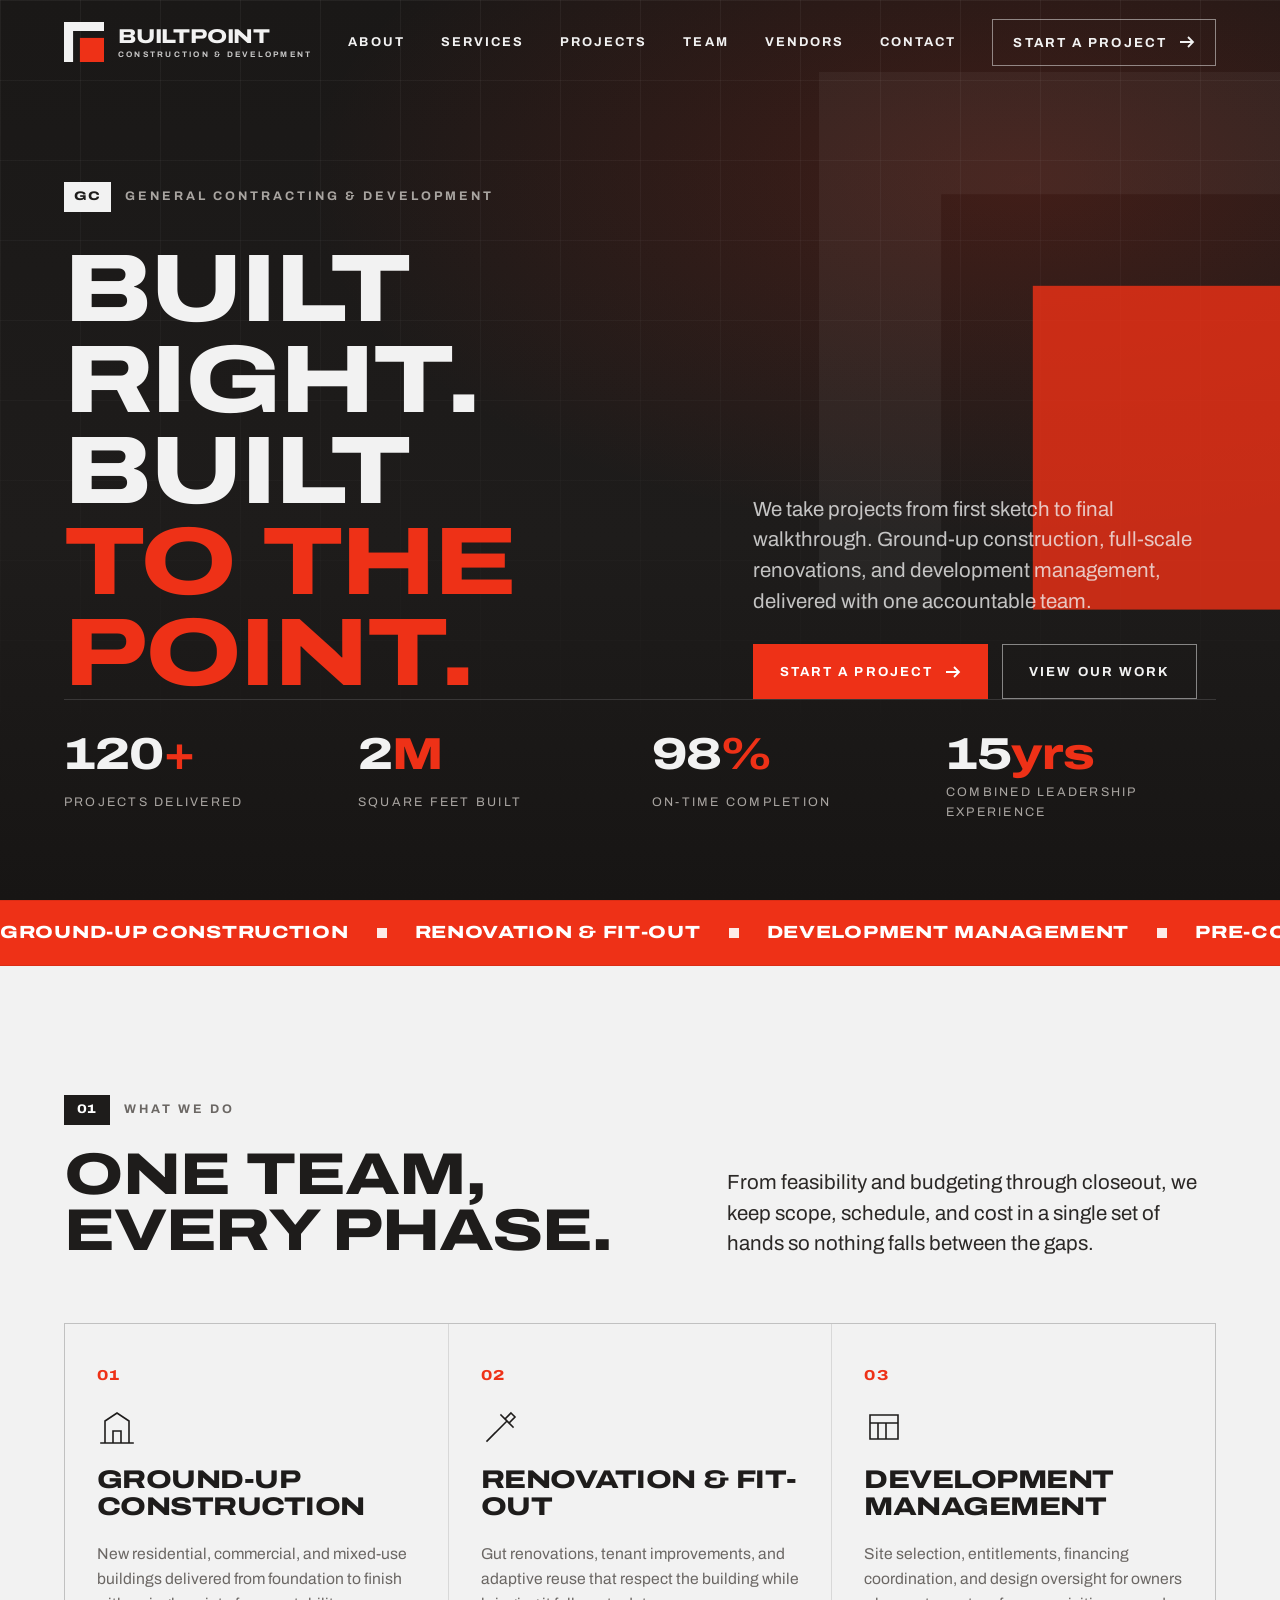
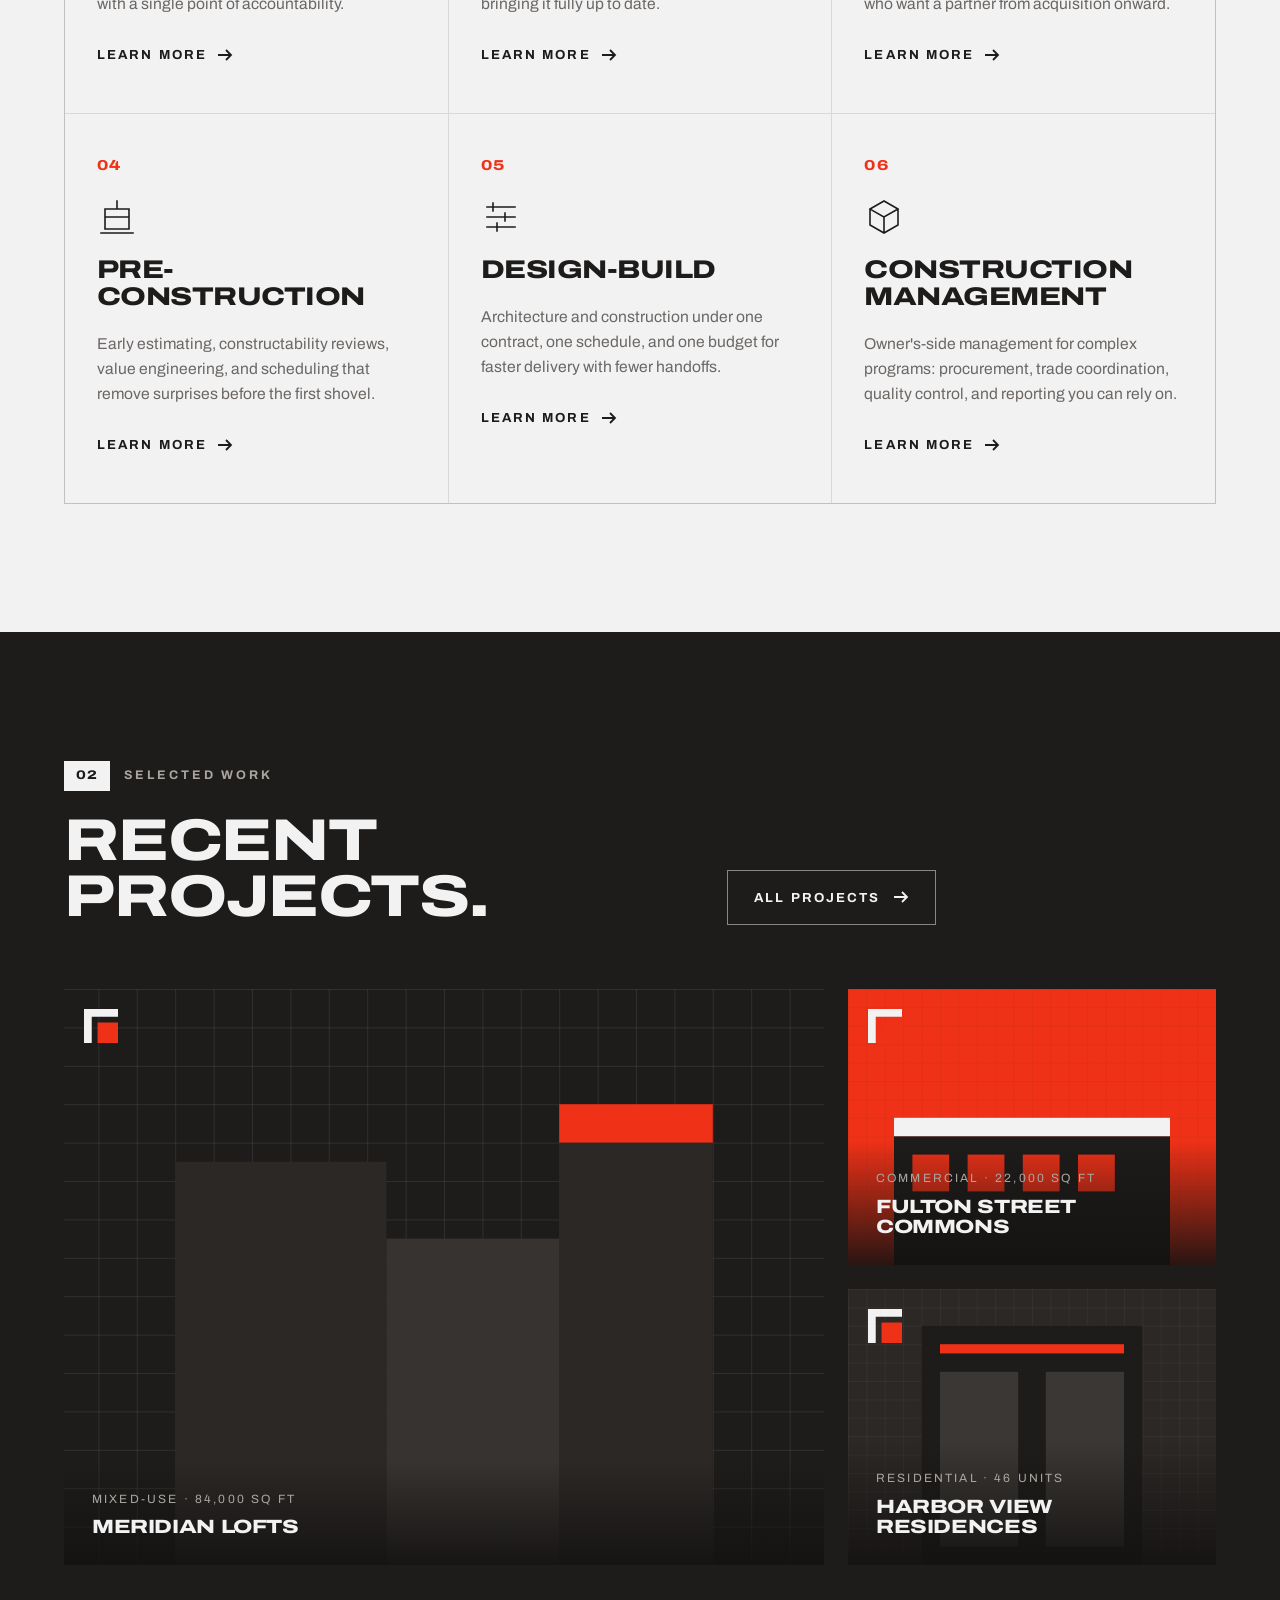
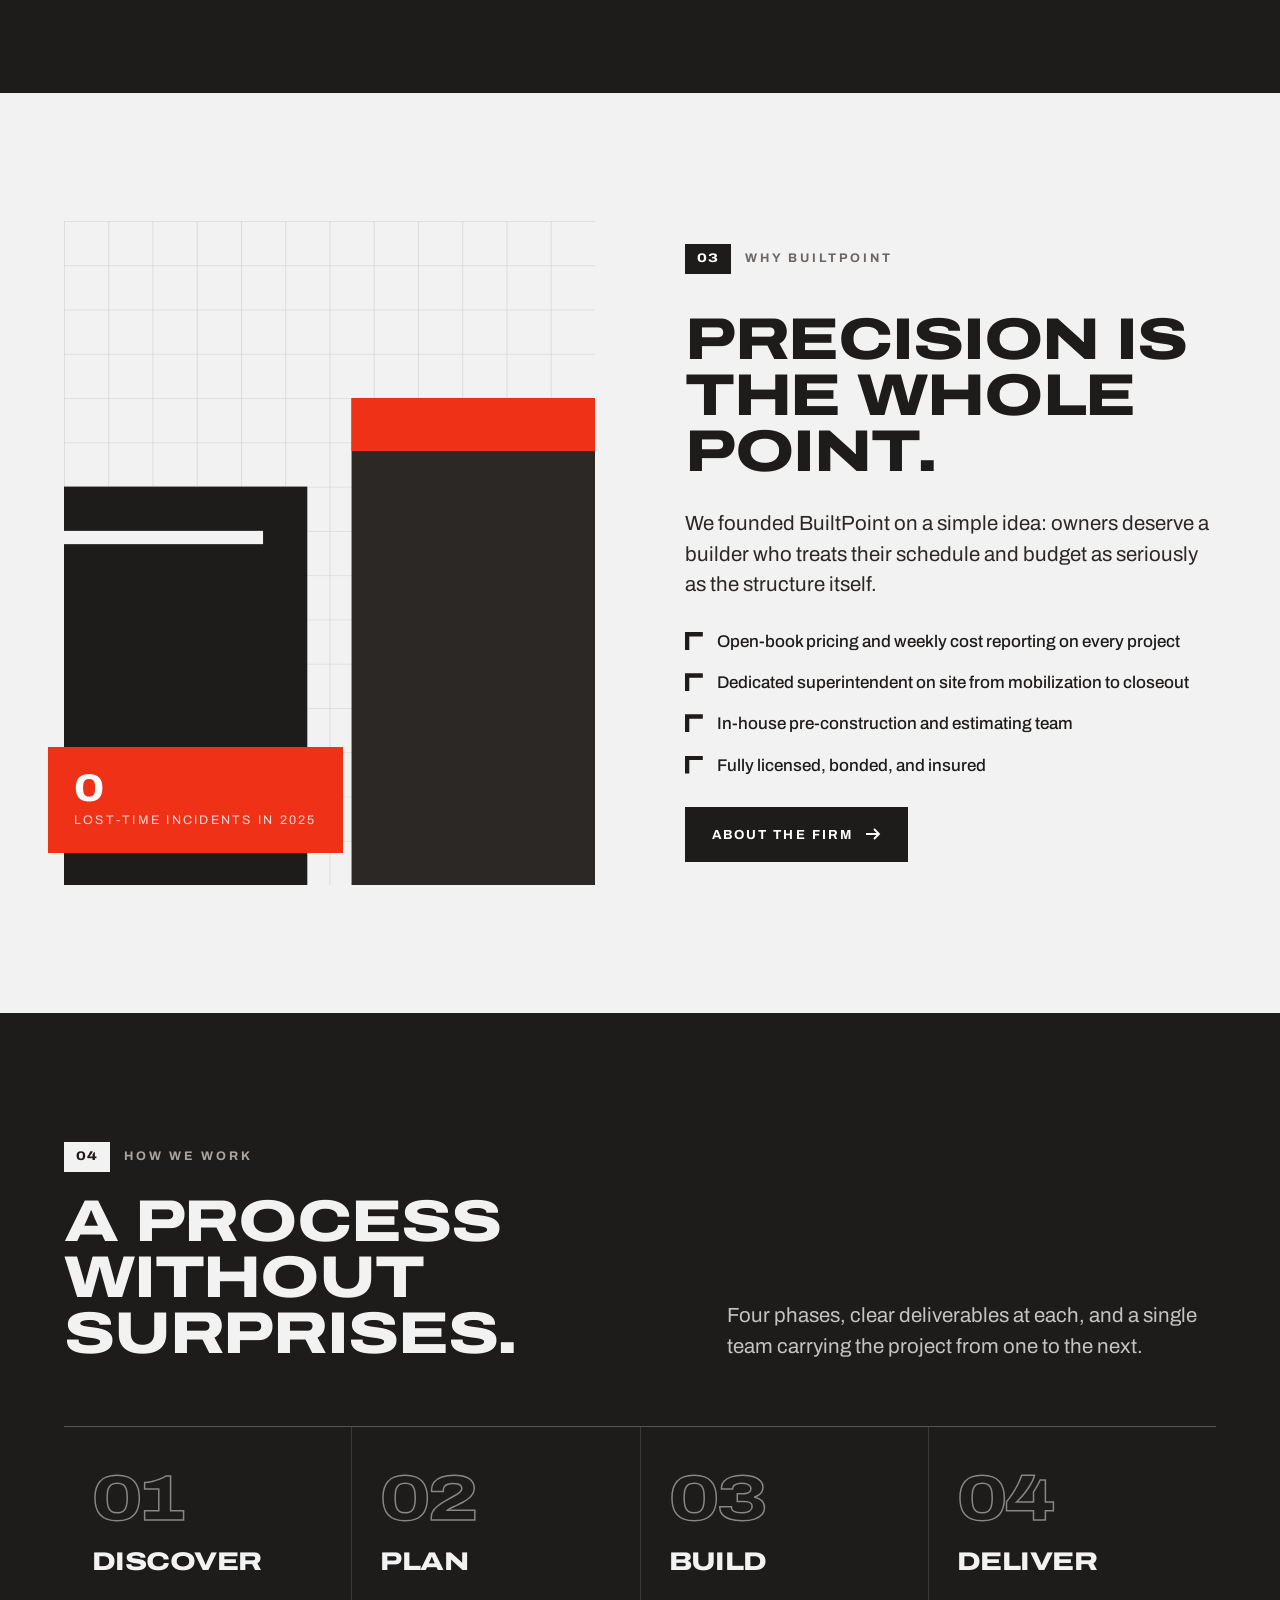
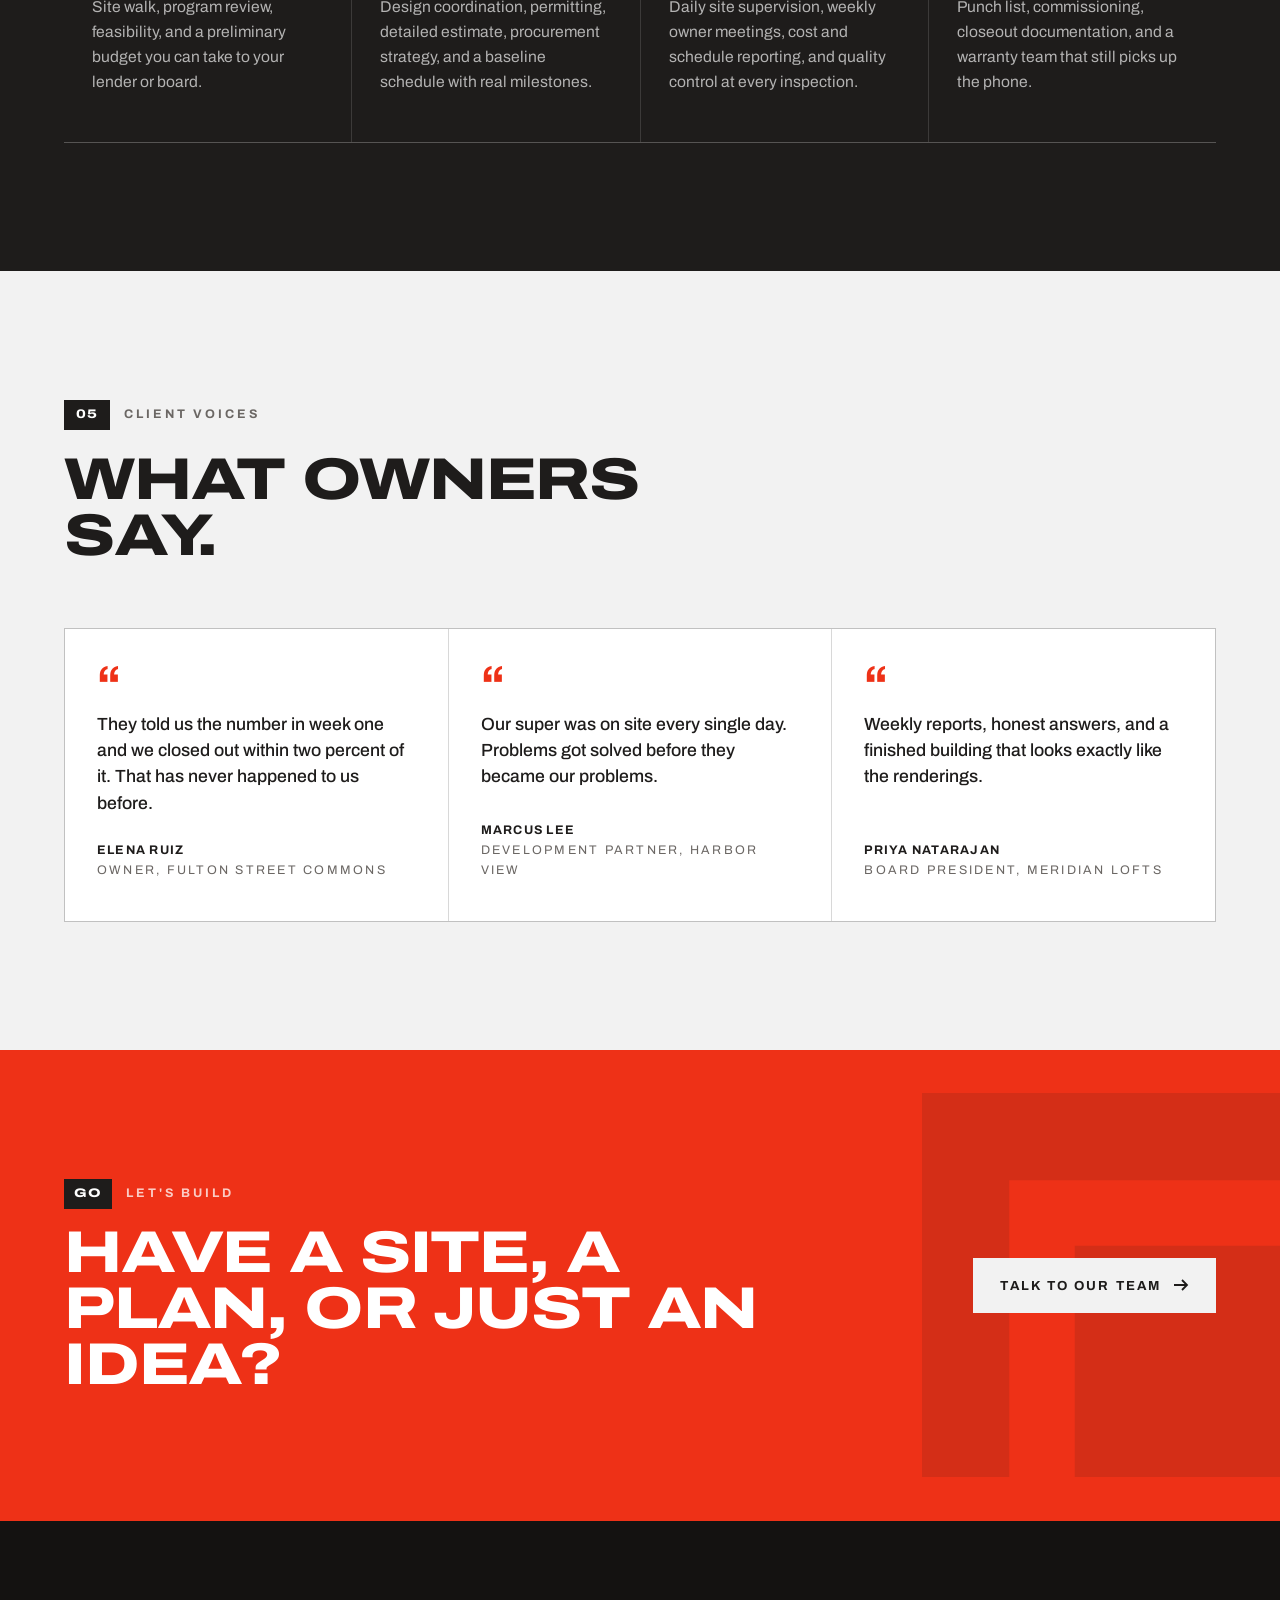
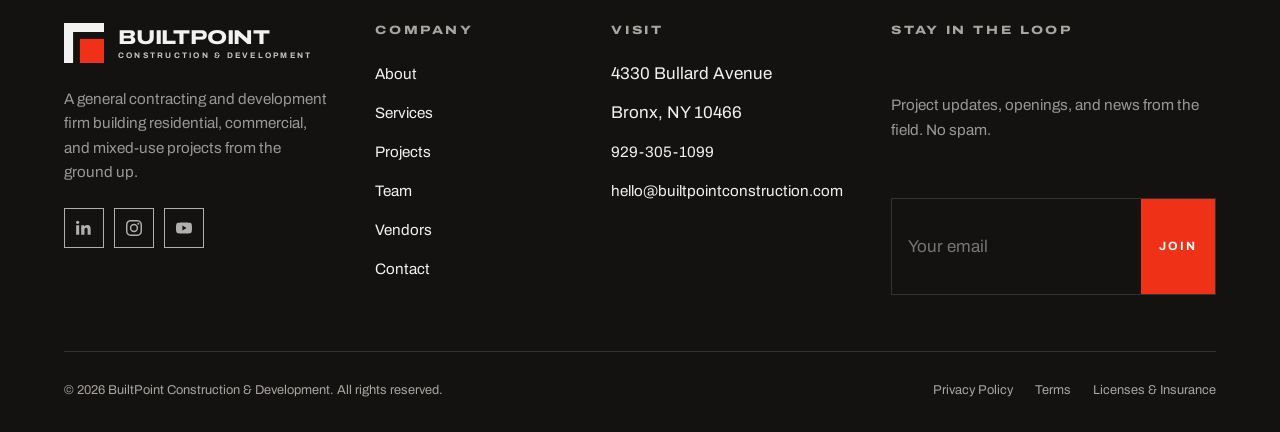
<file: index.html>
<!doctype html>
<html lang="en">
<head>
  <meta charset="utf-8">
  <meta name="viewport" content="width=device-width, initial-scale=1">
  <title>BuiltPoint Construction & Development — General Contractor</title>
  <meta name="description" content="BuiltPoint is a general contracting and development firm delivering residential, commercial, and mixed-use projects with precision, on schedule, and built to last.">
  <meta name="theme-color" content="#1e1c1b">
  <link rel="icon" type="image/svg+xml" href="favicon.svg">
  <link rel="preconnect" href="https://fonts.googleapis.com">
  <link rel="preconnect" href="https://fonts.gstatic.com" crossorigin>
  <link href="https://fonts.googleapis.com/css2?family=Archivo:wdth,wght@100..125,400..900&display=swap" rel="stylesheet">
  <link rel="stylesheet" href="css/styles.css">
  <meta property="og:title" content="BuiltPoint Construction & Development — General Contractor">
  <meta property="og:description" content="BuiltPoint is a general contracting and development firm delivering residential, commercial, and mixed-use projects with precision, on schedule, and built to last.">
  <meta property="og:type" content="website">
</head>
<body>
<header class="site-header">
  <div class="container">
    <a class="logo" href="index.html" aria-label="BuiltPoint Construction &amp; Development — home">
      <span class="logo__mark"><svg viewBox="0 0 176 176" aria-hidden="true"><path class="l" d="M0 0h176v40H40v136H0z"/><rect class="pt" x="70" y="70" width="106" height="106"/></svg></span>
      <span class="logo__word"><span class="logo__name">BuiltPoint</span><span class="logo__sub">Construction &amp; Development</span></span>
    </a>
    <nav class="nav" aria-label="Primary">
        <a href="about.html">About</a>
        <a href="services.html">Services</a>
        <a href="projects.html">Projects</a>
        <a href="team.html">Team</a>
        <a href="vendors.html">Vendors</a>
        <a href="contact.html">Contact</a>
    </nav>
    <a class="btn btn--ghost header-cta" href="contact.html">Start a project <svg viewBox="0 0 16 16" fill="none" stroke="currentColor" stroke-width="1.8" aria-hidden="true"><path d="M1 8h13M9 3l5 5-5 5"/></svg></a>
    <button class="burger" aria-label="Open menu" aria-expanded="false" aria-controls="menu"><span></span><span></span><span></span></button>
  </div>
</header>
<div class="menu" id="menu">
  <nav class="menu__links" aria-label="Mobile">
    <a href="about.html">About</a>
    <a href="services.html">Services</a>
    <a href="projects.html">Projects</a>
    <a href="team.html">Team</a>
    <a href="vendors.html">Vendors</a>
    <a href="contact.html">Contact</a>
  </nav>
  <div class="menu__meta">
    <div>
      <strong>BuiltPoint Construction &amp; Development</strong><br>
      4330 Bullard Avenue<br>Bronx, NY 10466<br>
      <a href="tel:+19293051099">929-305-1099</a> · <a href="mailto:hello@builtpointconstruction.com">hello@builtpointconstruction.com</a>
    </div>
    <div class="social">
  <a href="#" aria-label="LinkedIn"><svg viewBox="0 0 24 24"><path d="M4.98 3.5C4.98 4.88 3.87 6 2.5 6S0 4.88 0 3.5 1.12 1 2.5 1s2.48 1.12 2.48 2.5zM.2 8h4.6v14H.2V8zm7.6 0h4.4v1.9h.1c.6-1.1 2.1-2.3 4.3-2.3 4.6 0 5.4 3 5.4 6.9V22h-4.6v-6.6c0-1.6 0-3.6-2.2-3.6s-2.5 1.7-2.5 3.5V22H7.8V8z"/></svg></a>
  <a href="#" aria-label="Instagram"><svg viewBox="0 0 24 24"><path d="M12 2.2c3.2 0 3.6 0 4.8.1 1.2.1 1.8.2 2.2.4.6.2 1 .5 1.4.9.4.4.7.8.9 1.4.2.4.4 1 .4 2.2.1 1.3.1 1.6.1 4.8s0 3.6-.1 4.8c-.1 1.2-.2 1.8-.4 2.2-.2.6-.5 1-.9 1.4-.4.4-.8.7-1.4.9-.4.2-1 .4-2.2.4-1.3.1-1.6.1-4.8.1s-3.6 0-4.8-.1c-1.2-.1-1.8-.2-2.2-.4-.6-.2-1-.5-1.4-.9-.4-.4-.7-.8-.9-1.4-.2-.4-.4-1-.4-2.2-.1-1.3-.1-1.6-.1-4.8s0-3.6.1-4.8c.1-1.2.2-1.8.4-2.2.2-.6.5-1 .9-1.4.4-.4.8-.7 1.4-.9.4-.2 1-.4 2.2-.4 1.2-.1 1.6-.1 4.8-.1M12 0C8.7 0 8.3 0 7.1.1 5.8.1 4.9.3 4.1.6c-.8.3-1.5.7-2.1 1.4C1.3 2.6.9 3.3.6 4.1.3 4.9.1 5.8.1 7.1 0 8.3 0 8.7 0 12s0 3.7.1 4.9c.1 1.3.3 2.2.6 2.9.3.8.7 1.5 1.4 2.1.6.7 1.3 1.1 2.1 1.4.8.3 1.6.5 2.9.6 1.2.1 1.6.1 4.9.1s3.7 0 4.9-.1c1.3-.1 2.2-.3 2.9-.6.8-.3 1.5-.7 2.1-1.4.7-.6 1.1-1.3 1.4-2.1.3-.8.5-1.6.6-2.9.1-1.2.1-1.6.1-4.9s0-3.7-.1-4.9c-.1-1.3-.3-2.2-.6-2.9-.3-.8-.7-1.5-1.4-2.1-.6-.7-1.3-1.1-2.1-1.4-.8-.3-1.6-.5-2.9-.6C15.7 0 15.3 0 12 0zm0 5.8a6.2 6.2 0 1 0 0 12.4 6.2 6.2 0 0 0 0-12.4zM12 16a4 4 0 1 1 0-8 4 4 0 0 1 0 8zm6.4-11.8a1.4 1.4 0 1 0 0 2.9 1.4 1.4 0 0 0 0-2.9z"/></svg></a>
  <a href="#" aria-label="YouTube"><svg viewBox="0 0 24 24"><path d="M23.5 6.2a3 3 0 0 0-2.1-2.1C19.5 3.6 12 3.6 12 3.6s-7.5 0-9.4.5A3 3 0 0 0 .5 6.2C0 8.1 0 12 0 12s0 3.9.5 5.8a3 3 0 0 0 2.1 2.1c1.9.5 9.4.5 9.4.5s7.5 0 9.4-.5a3 3 0 0 0 2.1-2.1c.5-1.9.5-5.8.5-5.8s0-3.9-.5-5.8zM9.6 15.6V8.4l6.2 3.6-6.2 3.6z"/></svg></a>
</div>
  </div>
</div>
<main>
  <section class="hero on-dark">
    <div class="hero__bg"></div>
    <div class="hero__grid"></div>
    <div class="hero__mark"><svg viewBox="0 0 176 176" aria-hidden="true"><path class="l" d="M0 0h176v40H40v136H0z"/><rect class="pt" x="70" y="70" width="106" height="106"/></svg></div>
    <div class="container">
      <div class="hero__inner">
        <div>
          <p class="eyebrow"><span class="tag">GC</span> General Contracting &amp; Development</p>
          <h1 class="mt-2">
            <span class="line"><span>Built</span></span>
            <span class="line"><span>right.</span></span>
            <span class="line"><span>Built <span class="accent">to the point.</span></span></span>
          </h1>
        </div>
        <div class="hero__copy reveal" data-delay="2">
          <p class="lead">We take projects from first sketch to final walkthrough. Ground-up construction, full-scale renovations, and development management, delivered with one accountable team.</p>
          <div class="btn-row">
            <a class="btn btn--red" href="contact.html">Start a project <svg viewBox="0 0 16 16" fill="none" stroke="currentColor" stroke-width="1.8" aria-hidden="true"><path d="M1 8h13M9 3l5 5-5 5"/></svg></a>
            <a class="btn btn--ghost-light" href="projects.html">View our work</a>
          </div>
        </div>
      </div>
      <div class="hero__bottom reveal" data-delay="3">
        <div class="stat"><div class="stat__num"><span data-count="120">0</span><span class="sup">+</span></div><div class="stat__label">Projects delivered</div></div>
        <div class="stat"><div class="stat__num"><span data-count="2">0</span><span class="sup">M</span></div><div class="stat__label">Square feet built</div></div>
        <div class="stat"><div class="stat__num"><span data-count="98">0</span><span class="sup">%</span></div><div class="stat__label">On-time completion</div></div>
        <div class="stat"><div class="stat__num"><span data-count="15">0</span><span class="sup">yrs</span></div><div class="stat__label">Combined leadership experience</div></div>
      </div>
    </div>
  </section>

  <div class="marquee on-red" aria-hidden="true">
    <div class="marquee__track">
      <span>Ground-up construction</span><span>Renovation &amp; fit-out</span><span>Development management</span><span>Pre-construction</span><span>Design-build</span><span>Construction management</span>
      <span>Ground-up construction</span><span>Renovation &amp; fit-out</span><span>Development management</span><span>Pre-construction</span><span>Design-build</span><span>Construction management</span>
    </div>
  </div>

  <section class="section" id="services">
    <div class="container">
      <div class="section-head reveal">
        <div>
          <p class="eyebrow"><span class="tag">01</span> What we do</p>
          <h2>One team, <br>every phase.</h2>
        </div>
        <p class="lead">From feasibility and budgeting through closeout, we keep scope, schedule, and cost in a single set of hands so nothing falls between the gaps.</p>
      </div>
      <div class="grid grid--3">
        <article class="service reveal">
          <span class="service__num">01</span>
          <div class="service__icon"><svg viewBox="0 0 40 40"><path d="M4 36h32M8 36V14l12-8 12 8v22M16 36V24h8v12"/></svg></div>
          <h3>Ground-Up Construction</h3>
          <p>New residential, commercial, and mixed-use buildings delivered from foundation to finish with a single point of accountability.</p>
          <a class="link-arrow" href="services.html#ground-up">Learn more <svg viewBox="0 0 16 16" fill="none" stroke="currentColor" stroke-width="1.8" aria-hidden="true"><path d="M1 8h13M9 3l5 5-5 5"/></svg></a>
        </article>
        <article class="service reveal" data-delay="1">
          <span class="service__num">02</span>
          <div class="service__icon"><svg viewBox="0 0 40 40"><path d="M6 34L26 14M20 8l12 12M14 26l-8 8M30 6l4 4-6 6-4-4z"/></svg></div>
          <h3>Renovation &amp; Fit-Out</h3>
          <p>Gut renovations, tenant improvements, and adaptive reuse that respect the building while bringing it fully up to date.</p>
          <a class="link-arrow" href="services.html#renovation">Learn more <svg viewBox="0 0 16 16" fill="none" stroke="currentColor" stroke-width="1.8" aria-hidden="true"><path d="M1 8h13M9 3l5 5-5 5"/></svg></a>
        </article>
        <article class="service reveal" data-delay="2">
          <span class="service__num">03</span>
          <div class="service__icon"><svg viewBox="0 0 40 40"><path d="M6 8h28v24H6zM6 16h28M14 16v16M22 16v16"/></svg></div>
          <h3>Development Management</h3>
          <p>Site selection, entitlements, financing coordination, and design oversight for owners who want a partner from acquisition onward.</p>
          <a class="link-arrow" href="services.html#development">Learn more <svg viewBox="0 0 16 16" fill="none" stroke="currentColor" stroke-width="1.8" aria-hidden="true"><path d="M1 8h13M9 3l5 5-5 5"/></svg></a>
        </article>
        <article class="service reveal">
          <span class="service__num">04</span>
          <div class="service__icon"><svg viewBox="0 0 40 40"><path d="M8 32V12h24v20zM8 20h24M20 4v8M4 36h32"/></svg></div>
          <h3>Pre-Construction</h3>
          <p>Early estimating, constructability reviews, value engineering, and scheduling that remove surprises before the first shovel.</p>
          <a class="link-arrow" href="services.html#preconstruction">Learn more <svg viewBox="0 0 16 16" fill="none" stroke="currentColor" stroke-width="1.8" aria-hidden="true"><path d="M1 8h13M9 3l5 5-5 5"/></svg></a>
        </article>
        <article class="service reveal" data-delay="1">
          <span class="service__num">05</span>
          <div class="service__icon"><svg viewBox="0 0 40 40"><path d="M6 10h28M6 20h28M6 30h28M12 6v8M24 16v8M16 26v8"/></svg></div>
          <h3>Design-Build</h3>
          <p>Architecture and construction under one contract, one schedule, and one budget for faster delivery with fewer handoffs.</p>
          <a class="link-arrow" href="services.html#design-build">Learn more <svg viewBox="0 0 16 16" fill="none" stroke="currentColor" stroke-width="1.8" aria-hidden="true"><path d="M1 8h13M9 3l5 5-5 5"/></svg></a>
        </article>
        <article class="service reveal" data-delay="2">
          <span class="service__num">06</span>
          <div class="service__icon"><svg viewBox="0 0 40 40"><path d="M20 4l14 8v16l-14 8-14-8V12zM20 20l14-8M20 20v16M20 20L6 12"/></svg></div>
          <h3>Construction Management</h3>
          <p>Owner's-side management for complex programs: procurement, trade coordination, quality control, and reporting you can rely on.</p>
          <a class="link-arrow" href="services.html#cm">Learn more <svg viewBox="0 0 16 16" fill="none" stroke="currentColor" stroke-width="1.8" aria-hidden="true"><path d="M1 8h13M9 3l5 5-5 5"/></svg></a>
        </article>
      </div>
    </div>
  </section>

  <section class="section on-dark">
    <div class="container">
      <div class="section-head reveal">
        <div>
          <p class="eyebrow"><span class="tag">02</span> Selected work</p>
          <h2>Recent <br>projects.</h2>
        </div>
        <div><a class="btn btn--ghost-light" href="projects.html">All projects <svg viewBox="0 0 16 16" fill="none" stroke="currentColor" stroke-width="1.8" aria-hidden="true"><path d="M1 8h13M9 3l5 5-5 5"/></svg></a></div>
      </div>
      <div class="projects projects--featured">
        <a class="project reveal" href="projects.html">
          <img src="assets/projects/p1.svg" alt="Rendering of the Meridian Lofts mixed-use development" loading="lazy">
          <div class="project__corner"><svg viewBox="0 0 176 176" aria-hidden="true"><path class="l" d="M0 0h176v40H40v136H0z"/><rect class="pt" x="70" y="70" width="106" height="106"/></svg></div>
          <div class="project__info"><div><span class="project__meta">Mixed-use · 84,000 sq ft</span><h3>Meridian Lofts</h3></div><span class="project__arrow"><svg viewBox="0 0 16 16" fill="none" stroke="currentColor" stroke-width="1.8" aria-hidden="true"><path d="M1 8h13M9 3l5 5-5 5"/></svg></span></div>
        </a>
        <a class="project reveal" data-delay="1" href="projects.html">
          <img src="assets/projects/p2.svg" alt="Rendering of the Fulton Street Commons retail project" loading="lazy">
          <div class="project__corner"><svg viewBox="0 0 176 176" aria-hidden="true"><path class="l" d="M0 0h176v40H40v136H0z"/><rect class="pt" x="70" y="70" width="106" height="106"/></svg></div>
          <div class="project__info"><div><span class="project__meta">Commercial · 22,000 sq ft</span><h3>Fulton Street Commons</h3></div><span class="project__arrow"><svg viewBox="0 0 16 16" fill="none" stroke="currentColor" stroke-width="1.8" aria-hidden="true"><path d="M1 8h13M9 3l5 5-5 5"/></svg></span></div>
        </a>
        <a class="project reveal" data-delay="2" href="projects.html">
          <img src="assets/projects/p3.svg" alt="Rendering of the Harbor View Residences" loading="lazy">
          <div class="project__corner"><svg viewBox="0 0 176 176" aria-hidden="true"><path class="l" d="M0 0h176v40H40v136H0z"/><rect class="pt" x="70" y="70" width="106" height="106"/></svg></div>
          <div class="project__info"><div><span class="project__meta">Residential · 46 units</span><h3>Harbor View Residences</h3></div><span class="project__arrow"><svg viewBox="0 0 16 16" fill="none" stroke="currentColor" stroke-width="1.8" aria-hidden="true"><path d="M1 8h13M9 3l5 5-5 5"/></svg></span></div>
        </a>
      </div>
    </div>
  </section>

  <section class="section">
    <div class="container">
      <div class="split">
        <div class="split__media reveal">
          <img src="assets/projects/p4.svg" alt="BuiltPoint crew on an active job site">
          <div class="badge"><div class="stat__num">0</div><div class="stat__label">Lost-time incidents in 2025</div></div>
        </div>
        <div class="split__copy reveal" data-delay="1">
          <p class="eyebrow"><span class="tag">03</span> Why BuiltPoint</p>
          <h2>Precision is the whole point.</h2>
          <p class="lead">We founded BuiltPoint on a simple idea: owners deserve a builder who treats their schedule and budget as seriously as the structure itself.</p>
          <ul class="checks">
            <li>Open-book pricing and weekly cost reporting on every project</li>
            <li>Dedicated superintendent on site from mobilization to closeout</li>
            <li>In-house pre-construction and estimating team</li>
            <li>Fully licensed, bonded, and insured</li>
          </ul>
          <div><a class="btn" href="about.html">About the firm <svg viewBox="0 0 16 16" fill="none" stroke="currentColor" stroke-width="1.8" aria-hidden="true"><path d="M1 8h13M9 3l5 5-5 5"/></svg></a></div>
        </div>
      </div>
    </div>
  </section>

  <section class="section on-dark">
    <div class="container">
      <div class="section-head reveal">
        <div>
          <p class="eyebrow"><span class="tag">04</span> How we work</p>
          <h2>A process <br>without surprises.</h2>
        </div>
        <p class="lead">Four phases, clear deliverables at each, and a single team carrying the project from one to the next.</p>
      </div>
      <div class="steps">
        <div class="step reveal"><div class="step__num">01</div><h3>Discover</h3><p>Site walk, program review, feasibility, and a preliminary budget you can take to your lender or board.</p></div>
        <div class="step reveal" data-delay="1"><div class="step__num">02</div><h3>Plan</h3><p>Design coordination, permitting, detailed estimate, procurement strategy, and a baseline schedule with real milestones.</p></div>
        <div class="step reveal" data-delay="2"><div class="step__num">03</div><h3>Build</h3><p>Daily site supervision, weekly owner meetings, cost and schedule reporting, and quality control at every inspection.</p></div>
        <div class="step reveal" data-delay="3"><div class="step__num">04</div><h3>Deliver</h3><p>Punch list, commissioning, closeout documentation, and a warranty team that still picks up the phone.</p></div>
      </div>
    </div>
  </section>

  <section class="section">
    <div class="container">
      <div class="section-head reveal">
        <div>
          <p class="eyebrow"><span class="tag">05</span> Client voices</p>
          <h2>What owners <br>say.</h2>
        </div>
      </div>
      <div class="testimonials">
        <div class="testimonial reveal">
          <blockquote>They told us the number in week one and we closed out within two percent of it. That has never happened to us before.</blockquote>
          <cite><strong>Elena Ruiz</strong>Owner, Fulton Street Commons</cite>
        </div>
        <div class="testimonial reveal" data-delay="1">
          <blockquote>Our super was on site every single day. Problems got solved before they became our problems.</blockquote>
          <cite><strong>Marcus Lee</strong>Development Partner, Harbor View</cite>
        </div>
        <div class="testimonial reveal" data-delay="2">
          <blockquote>Weekly reports, honest answers, and a finished building that looks exactly like the renderings.</blockquote>
          <cite><strong>Priya Natarajan</strong>Board President, Meridian Lofts</cite>
        </div>
      </div>
    </div>
  </section>

  <section class="section cta on-red">
    <div class="cta__mark"><svg viewBox="0 0 176 176" aria-hidden="true"><path class="l" d="M0 0h176v40H40v136H0z"/><rect class="pt" x="70" y="70" width="106" height="106"/></svg></div>
    <div class="container">
      <div class="reveal">
        <p class="eyebrow"><span class="tag">GO</span> Let's build</p>
        <h2 class="mt-1">Have a site, a plan, or just an idea?</h2>
      </div>
      <div class="reveal" data-delay="1"><a class="btn btn--light" href="contact.html">Talk to our team <svg viewBox="0 0 16 16" fill="none" stroke="currentColor" stroke-width="1.8" aria-hidden="true"><path d="M1 8h13M9 3l5 5-5 5"/></svg></a></div>
    </div>
  </section>
</main>

<footer class="site-footer">
  <div class="container">
    <div class="footer__top">
      <div class="footer__brand">
        <a class="logo" href="index.html">
          <span class="logo__mark"><svg viewBox="0 0 176 176" aria-hidden="true"><path class="l" d="M0 0h176v40H40v136H0z"/><rect class="pt" x="70" y="70" width="106" height="106"/></svg></span>
          <span class="logo__word"><span class="logo__name">BuiltPoint</span><span class="logo__sub">Construction &amp; Development</span></span>
        </a>
        <p>A general contracting and development firm building residential, commercial, and mixed-use projects from the ground up.</p>
        <div class="social">
  <a href="#" aria-label="LinkedIn"><svg viewBox="0 0 24 24"><path d="M4.98 3.5C4.98 4.88 3.87 6 2.5 6S0 4.88 0 3.5 1.12 1 2.5 1s2.48 1.12 2.48 2.5zM.2 8h4.6v14H.2V8zm7.6 0h4.4v1.9h.1c.6-1.1 2.1-2.3 4.3-2.3 4.6 0 5.4 3 5.4 6.9V22h-4.6v-6.6c0-1.6 0-3.6-2.2-3.6s-2.5 1.7-2.5 3.5V22H7.8V8z"/></svg></a>
  <a href="#" aria-label="Instagram"><svg viewBox="0 0 24 24"><path d="M12 2.2c3.2 0 3.6 0 4.8.1 1.2.1 1.8.2 2.2.4.6.2 1 .5 1.4.9.4.4.7.8.9 1.4.2.4.4 1 .4 2.2.1 1.3.1 1.6.1 4.8s0 3.6-.1 4.8c-.1 1.2-.2 1.8-.4 2.2-.2.6-.5 1-.9 1.4-.4.4-.8.7-1.4.9-.4.2-1 .4-2.2.4-1.3.1-1.6.1-4.8.1s-3.6 0-4.8-.1c-1.2-.1-1.8-.2-2.2-.4-.6-.2-1-.5-1.4-.9-.4-.4-.7-.8-.9-1.4-.2-.4-.4-1-.4-2.2-.1-1.3-.1-1.6-.1-4.8s0-3.6.1-4.8c.1-1.2.2-1.8.4-2.2.2-.6.5-1 .9-1.4.4-.4.8-.7 1.4-.9.4-.2 1-.4 2.2-.4 1.2-.1 1.6-.1 4.8-.1M12 0C8.7 0 8.3 0 7.1.1 5.8.1 4.9.3 4.1.6c-.8.3-1.5.7-2.1 1.4C1.3 2.6.9 3.3.6 4.1.3 4.9.1 5.8.1 7.1 0 8.3 0 8.7 0 12s0 3.7.1 4.9c.1 1.3.3 2.2.6 2.9.3.8.7 1.5 1.4 2.1.6.7 1.3 1.1 2.1 1.4.8.3 1.6.5 2.9.6 1.2.1 1.6.1 4.9.1s3.7 0 4.9-.1c1.3-.1 2.2-.3 2.9-.6.8-.3 1.5-.7 2.1-1.4.7-.6 1.1-1.3 1.4-2.1.3-.8.5-1.6.6-2.9.1-1.2.1-1.6.1-4.9s0-3.7-.1-4.9c-.1-1.3-.3-2.2-.6-2.9-.3-.8-.7-1.5-1.4-2.1-.6-.7-1.3-1.1-2.1-1.4-.8-.3-1.6-.5-2.9-.6C15.7 0 15.3 0 12 0zm0 5.8a6.2 6.2 0 1 0 0 12.4 6.2 6.2 0 0 0 0-12.4zM12 16a4 4 0 1 1 0-8 4 4 0 0 1 0 8zm6.4-11.8a1.4 1.4 0 1 0 0 2.9 1.4 1.4 0 0 0 0-2.9z"/></svg></a>
  <a href="#" aria-label="YouTube"><svg viewBox="0 0 24 24"><path d="M23.5 6.2a3 3 0 0 0-2.1-2.1C19.5 3.6 12 3.6 12 3.6s-7.5 0-9.4.5A3 3 0 0 0 .5 6.2C0 8.1 0 12 0 12s0 3.9.5 5.8a3 3 0 0 0 2.1 2.1c1.9.5 9.4.5 9.4.5s7.5 0 9.4-.5a3 3 0 0 0 2.1-2.1c.5-1.9.5-5.8.5-5.8s0-3.9-.5-5.8zM9.6 15.6V8.4l6.2 3.6-6.2 3.6z"/></svg></a>
</div>
      </div>
      <div class="footer__col">
        <h4>Company</h4>
        <ul>
          <li><a href="about.html">About</a></li>
          <li><a href="services.html">Services</a></li>
          <li><a href="projects.html">Projects</a></li>
          <li><a href="team.html">Team</a></li>
          <li><a href="vendors.html">Vendors</a></li>
          <li><a href="contact.html">Contact</a></li>
        </ul>
      </div>
      <div class="footer__col">
        <h4>Visit</h4>
        <ul>
          <li>4330 Bullard Avenue</li>
          <li>Bronx, NY 10466</li>
          <li><a href="tel:+19293051099">929-305-1099</a></li>
          <li><a href="mailto:hello@builtpointconstruction.com">hello@builtpointconstruction.com</a></li>
        </ul>
      </div>
      <div class="newsletter">
        <h4 class="footer__col-title" style="font-size:.75rem;letter-spacing:.22em;color:var(--mute-light)">Stay in the loop</h4>
        <p>Project updates, openings, and news from the field. No spam.</p>
        <form data-form data-subject="Newsletter signup from the website" data-success="Subscribed. Welcome aboard.">
          <input type="checkbox" name="botcheck" class="sr-only" tabindex="-1" autocomplete="off" aria-hidden="true">
          <label class="sr-only" for="nl-email">Email address</label>
          <input id="nl-email" type="email" name="email" placeholder="Your email" required>
          <button type="submit">Join</button>
        </form>
        <div class="form__status" role="status"></div>
      </div>
    </div>
    <div class="footer__bottom">
      <div>© <span data-year>2026</span> BuiltPoint Construction &amp; Development. All rights reserved.</div>
      <div class="footer__legal">
        <a href="#">Privacy Policy</a>
        <a href="#">Terms</a>
        <a href="#">Licenses &amp; Insurance</a>
      </div>
    </div>
  </div>
</footer>
<script src="js/main.js"></script>
</body>
</html>
</file>
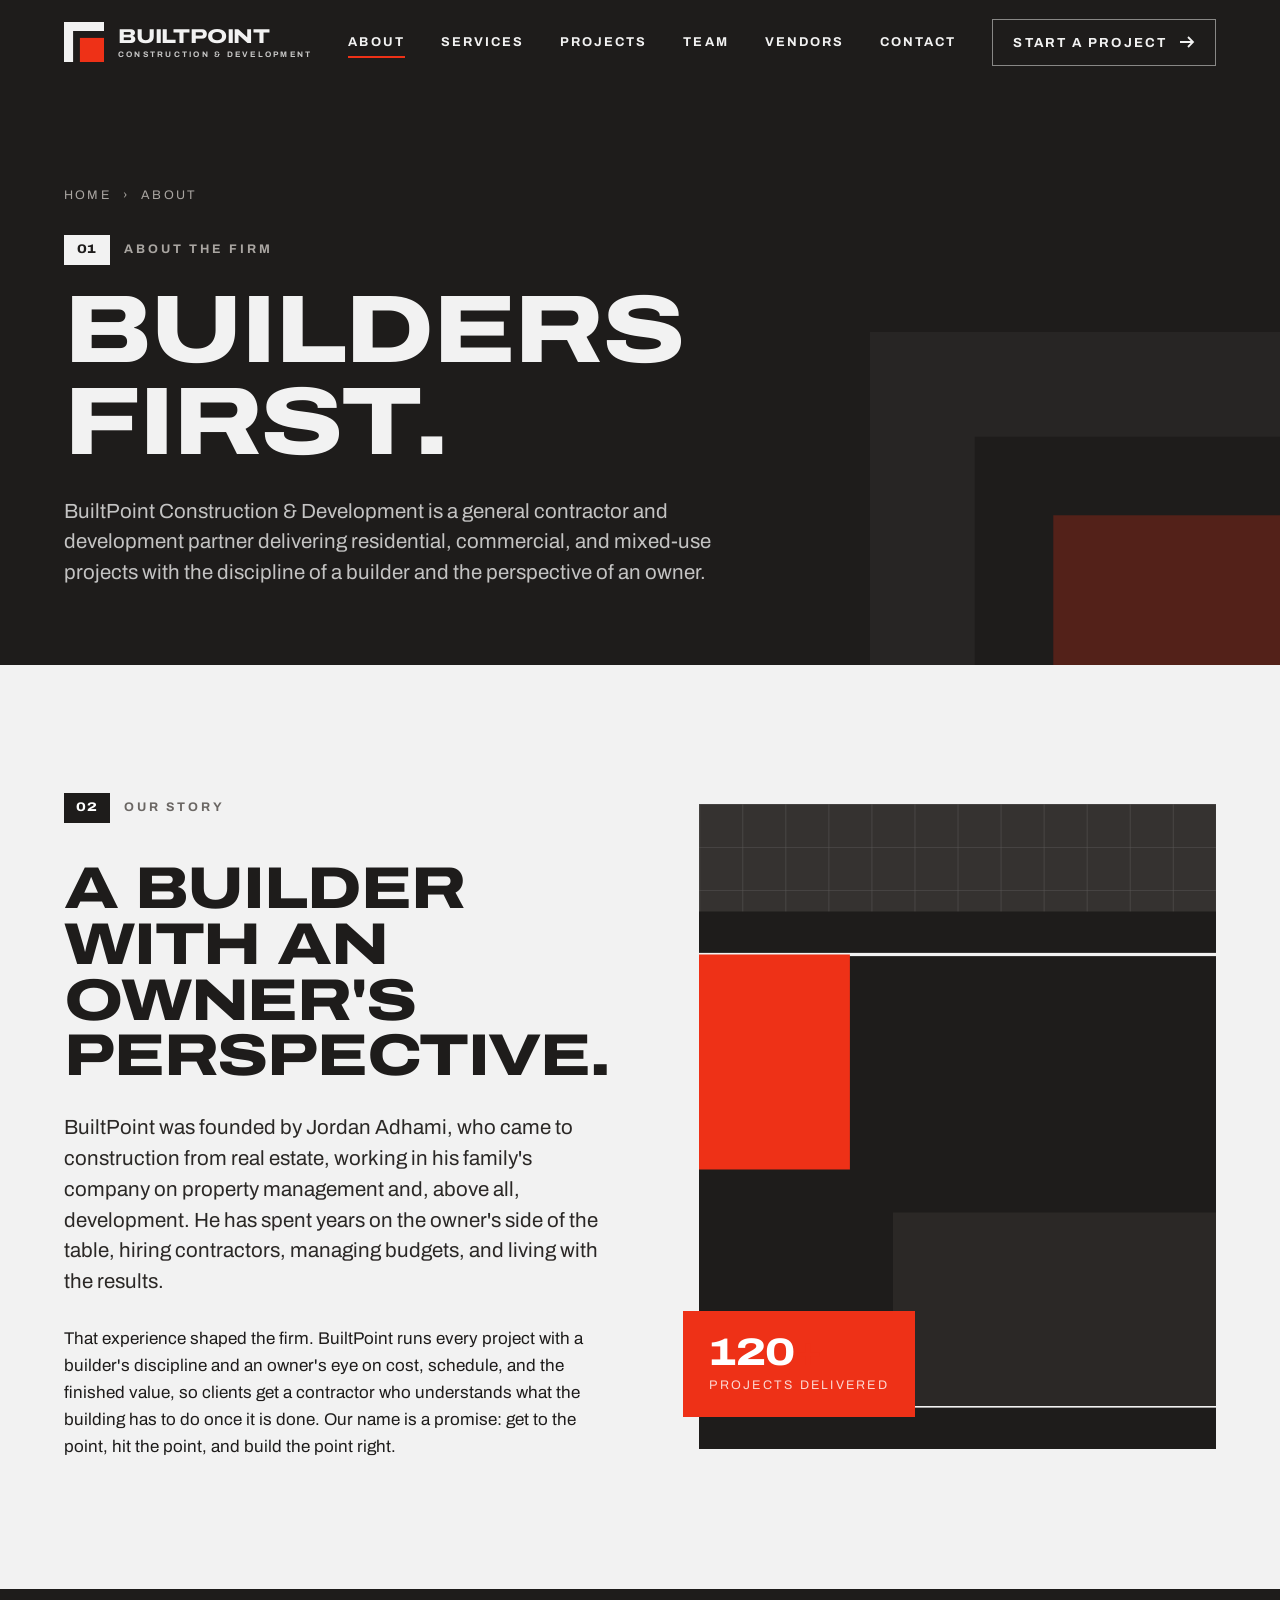
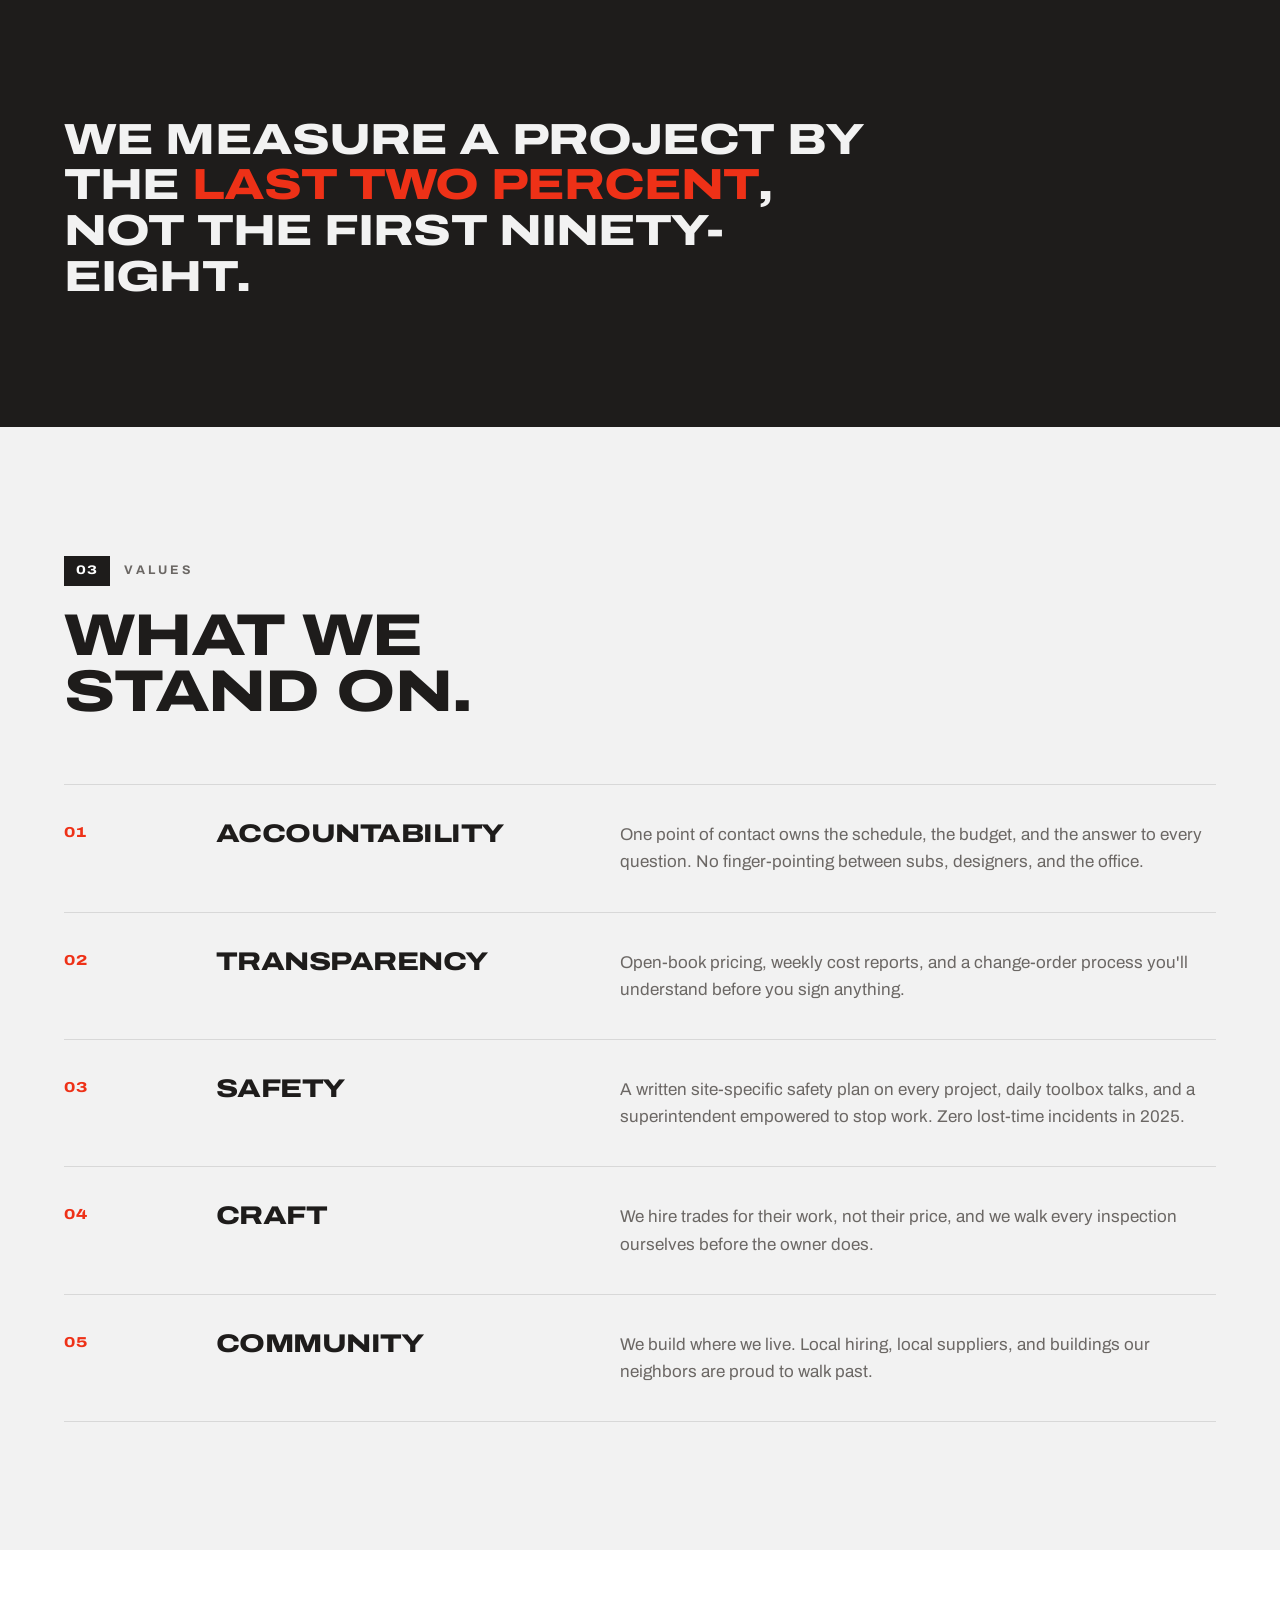
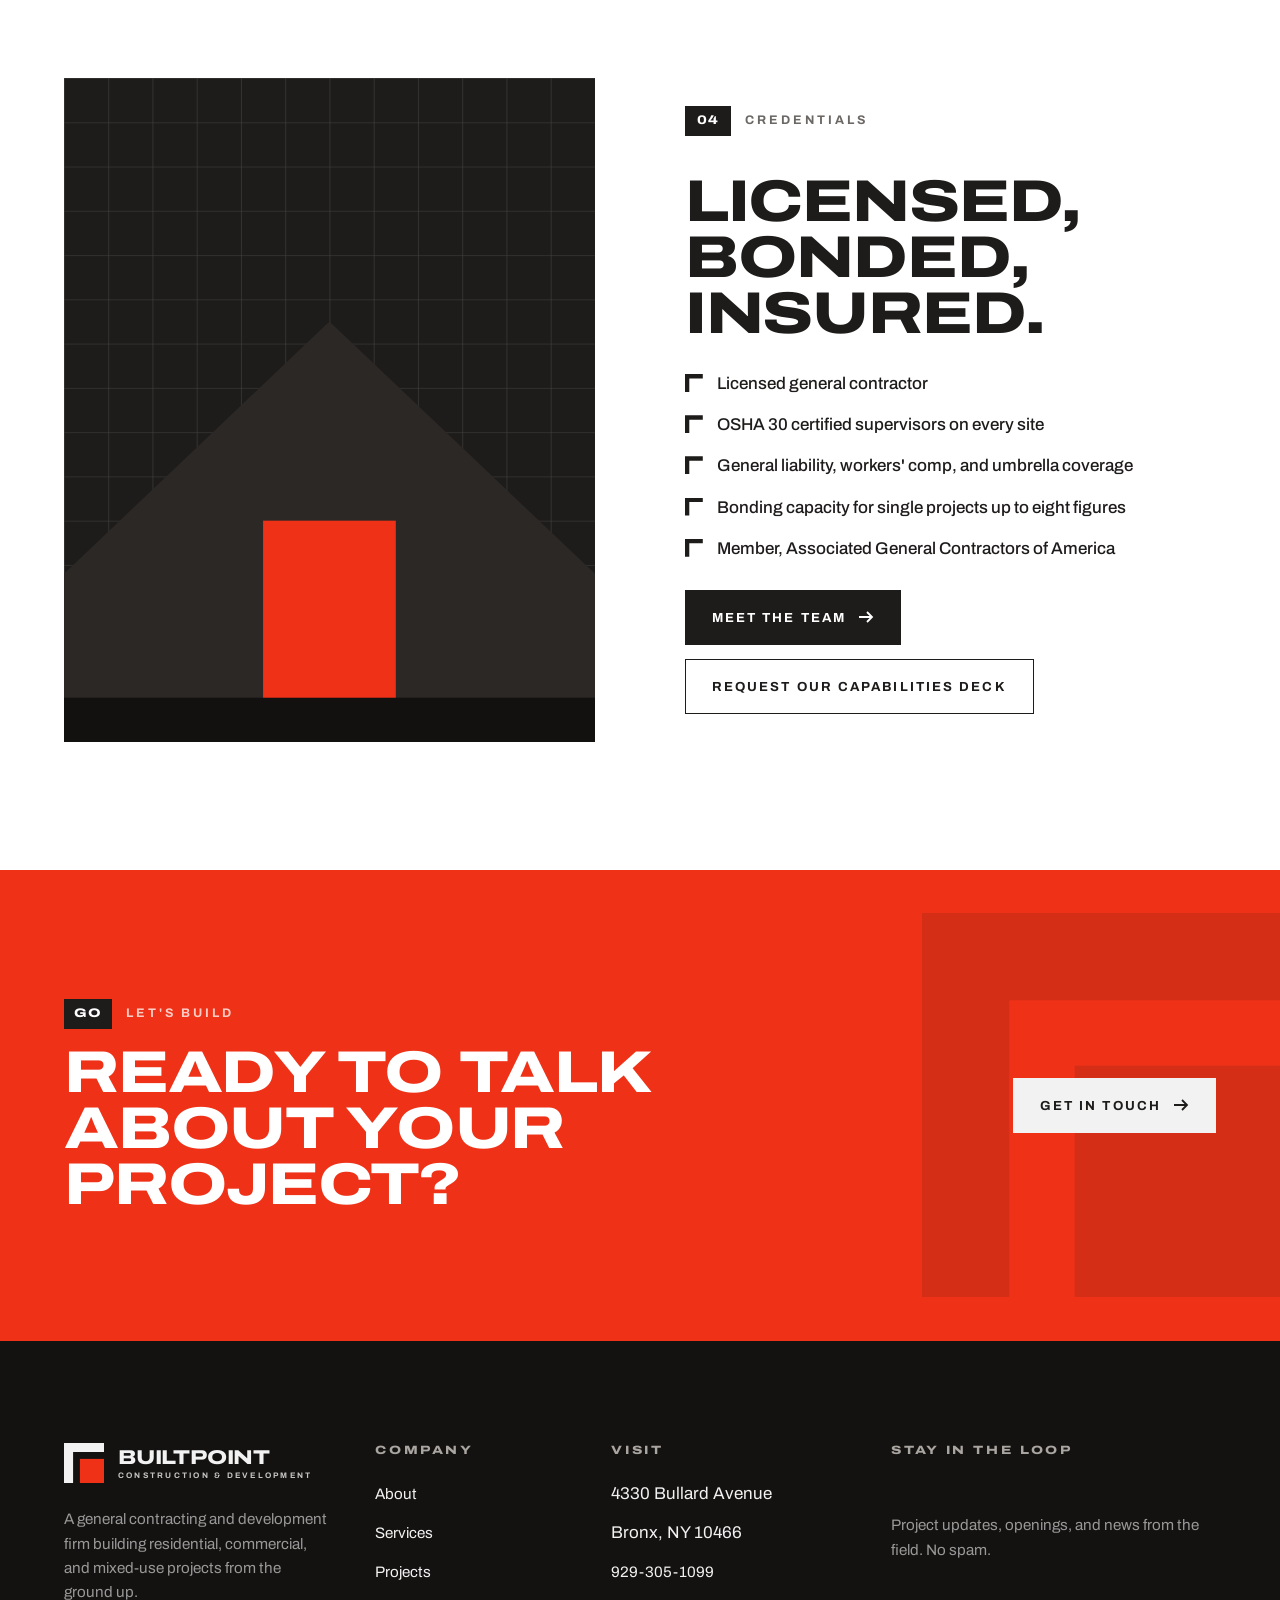
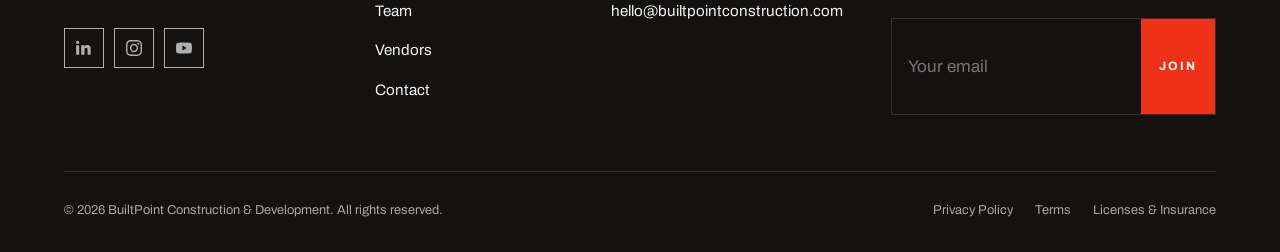
<file: about.html>
<!doctype html>
<html lang="en">
<head>
  <meta charset="utf-8">
  <meta name="viewport" content="width=device-width, initial-scale=1">
  <title>About — BuiltPoint Construction & Development</title>
  <meta name="description" content="BuiltPoint is a general contracting and development firm founded on precision, accountability, and a single team that carries every project from idea to keys.">
  <meta name="theme-color" content="#1e1c1b">
  <link rel="icon" type="image/svg+xml" href="favicon.svg">
  <link rel="preconnect" href="https://fonts.googleapis.com">
  <link rel="preconnect" href="https://fonts.gstatic.com" crossorigin>
  <link href="https://fonts.googleapis.com/css2?family=Archivo:wdth,wght@100..125,400..900&display=swap" rel="stylesheet">
  <link rel="stylesheet" href="css/styles.css">
  <meta property="og:title" content="About — BuiltPoint Construction & Development">
  <meta property="og:description" content="BuiltPoint is a general contracting and development firm founded on precision, accountability, and a single team that carries every project from idea to keys.">
  <meta property="og:type" content="website">
</head>
<body>
<header class="site-header">
  <div class="container">
    <a class="logo" href="index.html" aria-label="BuiltPoint Construction &amp; Development — home">
      <span class="logo__mark"><svg viewBox="0 0 176 176" aria-hidden="true"><path class="l" d="M0 0h176v40H40v136H0z"/><rect class="pt" x="70" y="70" width="106" height="106"/></svg></span>
      <span class="logo__word"><span class="logo__name">BuiltPoint</span><span class="logo__sub">Construction &amp; Development</span></span>
    </a>
    <nav class="nav" aria-label="Primary">
        <a href="about.html" aria-current="page">About</a>
        <a href="services.html">Services</a>
        <a href="projects.html">Projects</a>
        <a href="team.html">Team</a>
        <a href="vendors.html">Vendors</a>
        <a href="contact.html">Contact</a>
    </nav>
    <a class="btn btn--ghost header-cta" href="contact.html">Start a project <svg viewBox="0 0 16 16" fill="none" stroke="currentColor" stroke-width="1.8" aria-hidden="true"><path d="M1 8h13M9 3l5 5-5 5"/></svg></a>
    <button class="burger" aria-label="Open menu" aria-expanded="false" aria-controls="menu"><span></span><span></span><span></span></button>
  </div>
</header>
<div class="menu" id="menu">
  <nav class="menu__links" aria-label="Mobile">
    <a href="about.html" aria-current="page">About</a>
    <a href="services.html">Services</a>
    <a href="projects.html">Projects</a>
    <a href="team.html">Team</a>
    <a href="vendors.html">Vendors</a>
    <a href="contact.html">Contact</a>
  </nav>
  <div class="menu__meta">
    <div>
      <strong>BuiltPoint Construction &amp; Development</strong><br>
      4330 Bullard Avenue<br>Bronx, NY 10466<br>
      <a href="tel:+19293051099">929-305-1099</a> · <a href="mailto:hello@builtpointconstruction.com">hello@builtpointconstruction.com</a>
    </div>
    <div class="social">
  <a href="#" aria-label="LinkedIn"><svg viewBox="0 0 24 24"><path d="M4.98 3.5C4.98 4.88 3.87 6 2.5 6S0 4.88 0 3.5 1.12 1 2.5 1s2.48 1.12 2.48 2.5zM.2 8h4.6v14H.2V8zm7.6 0h4.4v1.9h.1c.6-1.1 2.1-2.3 4.3-2.3 4.6 0 5.4 3 5.4 6.9V22h-4.6v-6.6c0-1.6 0-3.6-2.2-3.6s-2.5 1.7-2.5 3.5V22H7.8V8z"/></svg></a>
  <a href="#" aria-label="Instagram"><svg viewBox="0 0 24 24"><path d="M12 2.2c3.2 0 3.6 0 4.8.1 1.2.1 1.8.2 2.2.4.6.2 1 .5 1.4.9.4.4.7.8.9 1.4.2.4.4 1 .4 2.2.1 1.3.1 1.6.1 4.8s0 3.6-.1 4.8c-.1 1.2-.2 1.8-.4 2.2-.2.6-.5 1-.9 1.4-.4.4-.8.7-1.4.9-.4.2-1 .4-2.2.4-1.3.1-1.6.1-4.8.1s-3.6 0-4.8-.1c-1.2-.1-1.8-.2-2.2-.4-.6-.2-1-.5-1.4-.9-.4-.4-.7-.8-.9-1.4-.2-.4-.4-1-.4-2.2-.1-1.3-.1-1.6-.1-4.8s0-3.6.1-4.8c.1-1.2.2-1.8.4-2.2.2-.6.5-1 .9-1.4.4-.4.8-.7 1.4-.9.4-.2 1-.4 2.2-.4 1.2-.1 1.6-.1 4.8-.1M12 0C8.7 0 8.3 0 7.1.1 5.8.1 4.9.3 4.1.6c-.8.3-1.5.7-2.1 1.4C1.3 2.6.9 3.3.6 4.1.3 4.9.1 5.8.1 7.1 0 8.3 0 8.7 0 12s0 3.7.1 4.9c.1 1.3.3 2.2.6 2.9.3.8.7 1.5 1.4 2.1.6.7 1.3 1.1 2.1 1.4.8.3 1.6.5 2.9.6 1.2.1 1.6.1 4.9.1s3.7 0 4.9-.1c1.3-.1 2.2-.3 2.9-.6.8-.3 1.5-.7 2.1-1.4.7-.6 1.1-1.3 1.4-2.1.3-.8.5-1.6.6-2.9.1-1.2.1-1.6.1-4.9s0-3.7-.1-4.9c-.1-1.3-.3-2.2-.6-2.9-.3-.8-.7-1.5-1.4-2.1-.6-.7-1.3-1.1-2.1-1.4-.8-.3-1.6-.5-2.9-.6C15.7 0 15.3 0 12 0zm0 5.8a6.2 6.2 0 1 0 0 12.4 6.2 6.2 0 0 0 0-12.4zM12 16a4 4 0 1 1 0-8 4 4 0 0 1 0 8zm6.4-11.8a1.4 1.4 0 1 0 0 2.9 1.4 1.4 0 0 0 0-2.9z"/></svg></a>
  <a href="#" aria-label="YouTube"><svg viewBox="0 0 24 24"><path d="M23.5 6.2a3 3 0 0 0-2.1-2.1C19.5 3.6 12 3.6 12 3.6s-7.5 0-9.4.5A3 3 0 0 0 .5 6.2C0 8.1 0 12 0 12s0 3.9.5 5.8a3 3 0 0 0 2.1 2.1c1.9.5 9.4.5 9.4.5s7.5 0 9.4-.5a3 3 0 0 0 2.1-2.1c.5-1.9.5-5.8.5-5.8s0-3.9-.5-5.8zM9.6 15.6V8.4l6.2 3.6-6.2 3.6z"/></svg></a>
</div>
  </div>
</div>
<main>
  <section class="page-hero on-dark">
    <div class="page-hero__mark"><svg viewBox="0 0 176 176" aria-hidden="true"><path class="l" d="M0 0h176v40H40v136H0z"/><rect class="pt" x="70" y="70" width="106" height="106"/></svg></div>
    <div class="container">
      <nav class="crumbs" aria-label="Breadcrumb"><a href="index.html">Home</a><span>›</span><span>About</span></nav>
      <p class="eyebrow"><span class="tag">01</span> About the firm</p>
      <h1>Builders <br>first.</h1>
      <p class="lead">BuiltPoint Construction &amp; Development is a general contractor and development partner delivering residential, commercial, and mixed-use projects with the discipline of a builder and the perspective of an owner.</p>
    </div>
  </section>

  <section class="section">
    <div class="container">
      <div class="split">
        <div class="split__copy reveal">
          <p class="eyebrow"><span class="tag">02</span> Our story</p>
          <h2>A builder with an owner's perspective.</h2>
          <p class="lead">BuiltPoint was founded by Jordan Adhami, who came to construction from real estate, working in his family's company on property management and, above all, development. He has spent years on the owner's side of the table, hiring contractors, managing budgets, and living with the results.</p>
          <p>That experience shaped the firm. BuiltPoint runs every project with a builder's discipline and an owner's eye on cost, schedule, and the finished value, so clients get a contractor who understands what the building has to do once it is done. Our name is a promise: get to the point, hit the point, and build the point right.</p>
        </div>
        <div class="split__media reveal" data-delay="1">
          <img src="assets/projects/p6.svg" alt="Concrete and steel structure under construction">
          <div class="badge"><div class="stat__num">120<span class="sup">+</span></div><div class="stat__label">Projects delivered</div></div>
        </div>
      </div>
    </div>
  </section>

  <section class="section on-dark">
    <div class="container">
      <p class="quote reveal">We measure a project by the <span class="accent">last two percent</span>, not the first ninety-eight.</p>
    </div>
  </section>

  <section class="section">
    <div class="container">
      <div class="section-head reveal">
        <div>
          <p class="eyebrow"><span class="tag">03</span> Values</p>
          <h2>What we <br>stand on.</h2>
        </div>
      </div>
      <div class="values">
        <div class="value reveal"><span class="value__num">01</span><h3>Accountability</h3><p>One point of contact owns the schedule, the budget, and the answer to every question. No finger-pointing between subs, designers, and the office.</p></div>
        <div class="value reveal"><span class="value__num">02</span><h3>Transparency</h3><p>Open-book pricing, weekly cost reports, and a change-order process you'll understand before you sign anything.</p></div>
        <div class="value reveal"><span class="value__num">03</span><h3>Safety</h3><p>A written site-specific safety plan on every project, daily toolbox talks, and a superintendent empowered to stop work. Zero lost-time incidents in 2025.</p></div>
        <div class="value reveal"><span class="value__num">04</span><h3>Craft</h3><p>We hire trades for their work, not their price, and we walk every inspection ourselves before the owner does.</p></div>
        <div class="value reveal"><span class="value__num">05</span><h3>Community</h3><p>We build where we live. Local hiring, local suppliers, and buildings our neighbors are proud to walk past.</p></div>
      </div>
    </div>
  </section>

  <section class="section on-white">
    <div class="container">
      <div class="split">
        <div class="split__media reveal">
          <img src="assets/projects/p5.svg" alt="Framing detail on a residential project">
        </div>
        <div class="split__copy reveal" data-delay="1">
          <p class="eyebrow"><span class="tag">04</span> Credentials</p>
          <h2>Licensed, bonded, insured.</h2>
          <ul class="checks">
            <li>Licensed general contractor</li>
            <li>OSHA 30 certified supervisors on every site</li>
            <li>General liability, workers' comp, and umbrella coverage</li>
            <li>Bonding capacity for single projects up to eight figures</li>
            <li>Member, Associated General Contractors of America</li>
          </ul>
          <div class="btn-row"><a class="btn" href="team.html">Meet the team <svg viewBox="0 0 16 16" fill="none" stroke="currentColor" stroke-width="1.8" aria-hidden="true"><path d="M1 8h13M9 3l5 5-5 5"/></svg></a><a class="btn btn--ghost" href="contact.html">Request our capabilities deck</a></div>
        </div>
      </div>
    </div>
  </section>

  <section class="section cta on-red">
    <div class="cta__mark"><svg viewBox="0 0 176 176" aria-hidden="true"><path class="l" d="M0 0h176v40H40v136H0z"/><rect class="pt" x="70" y="70" width="106" height="106"/></svg></div>
    <div class="container">
      <div class="reveal"><p class="eyebrow"><span class="tag">GO</span> Let's build</p><h2 class="mt-1">Ready to talk about your project?</h2></div>
      <div class="reveal" data-delay="1"><a class="btn btn--light" href="contact.html">Get in touch <svg viewBox="0 0 16 16" fill="none" stroke="currentColor" stroke-width="1.8" aria-hidden="true"><path d="M1 8h13M9 3l5 5-5 5"/></svg></a></div>
    </div>
  </section>
</main>

<footer class="site-footer">
  <div class="container">
    <div class="footer__top">
      <div class="footer__brand">
        <a class="logo" href="index.html">
          <span class="logo__mark"><svg viewBox="0 0 176 176" aria-hidden="true"><path class="l" d="M0 0h176v40H40v136H0z"/><rect class="pt" x="70" y="70" width="106" height="106"/></svg></span>
          <span class="logo__word"><span class="logo__name">BuiltPoint</span><span class="logo__sub">Construction &amp; Development</span></span>
        </a>
        <p>A general contracting and development firm building residential, commercial, and mixed-use projects from the ground up.</p>
        <div class="social">
  <a href="#" aria-label="LinkedIn"><svg viewBox="0 0 24 24"><path d="M4.98 3.5C4.98 4.88 3.87 6 2.5 6S0 4.88 0 3.5 1.12 1 2.5 1s2.48 1.12 2.48 2.5zM.2 8h4.6v14H.2V8zm7.6 0h4.4v1.9h.1c.6-1.1 2.1-2.3 4.3-2.3 4.6 0 5.4 3 5.4 6.9V22h-4.6v-6.6c0-1.6 0-3.6-2.2-3.6s-2.5 1.7-2.5 3.5V22H7.8V8z"/></svg></a>
  <a href="#" aria-label="Instagram"><svg viewBox="0 0 24 24"><path d="M12 2.2c3.2 0 3.6 0 4.8.1 1.2.1 1.8.2 2.2.4.6.2 1 .5 1.4.9.4.4.7.8.9 1.4.2.4.4 1 .4 2.2.1 1.3.1 1.6.1 4.8s0 3.6-.1 4.8c-.1 1.2-.2 1.8-.4 2.2-.2.6-.5 1-.9 1.4-.4.4-.8.7-1.4.9-.4.2-1 .4-2.2.4-1.3.1-1.6.1-4.8.1s-3.6 0-4.8-.1c-1.2-.1-1.8-.2-2.2-.4-.6-.2-1-.5-1.4-.9-.4-.4-.7-.8-.9-1.4-.2-.4-.4-1-.4-2.2-.1-1.3-.1-1.6-.1-4.8s0-3.6.1-4.8c.1-1.2.2-1.8.4-2.2.2-.6.5-1 .9-1.4.4-.4.8-.7 1.4-.9.4-.2 1-.4 2.2-.4 1.2-.1 1.6-.1 4.8-.1M12 0C8.7 0 8.3 0 7.1.1 5.8.1 4.9.3 4.1.6c-.8.3-1.5.7-2.1 1.4C1.3 2.6.9 3.3.6 4.1.3 4.9.1 5.8.1 7.1 0 8.3 0 8.7 0 12s0 3.7.1 4.9c.1 1.3.3 2.2.6 2.9.3.8.7 1.5 1.4 2.1.6.7 1.3 1.1 2.1 1.4.8.3 1.6.5 2.9.6 1.2.1 1.6.1 4.9.1s3.7 0 4.9-.1c1.3-.1 2.2-.3 2.9-.6.8-.3 1.5-.7 2.1-1.4.7-.6 1.1-1.3 1.4-2.1.3-.8.5-1.6.6-2.9.1-1.2.1-1.6.1-4.9s0-3.7-.1-4.9c-.1-1.3-.3-2.2-.6-2.9-.3-.8-.7-1.5-1.4-2.1-.6-.7-1.3-1.1-2.1-1.4-.8-.3-1.6-.5-2.9-.6C15.7 0 15.3 0 12 0zm0 5.8a6.2 6.2 0 1 0 0 12.4 6.2 6.2 0 0 0 0-12.4zM12 16a4 4 0 1 1 0-8 4 4 0 0 1 0 8zm6.4-11.8a1.4 1.4 0 1 0 0 2.9 1.4 1.4 0 0 0 0-2.9z"/></svg></a>
  <a href="#" aria-label="YouTube"><svg viewBox="0 0 24 24"><path d="M23.5 6.2a3 3 0 0 0-2.1-2.1C19.5 3.6 12 3.6 12 3.6s-7.5 0-9.4.5A3 3 0 0 0 .5 6.2C0 8.1 0 12 0 12s0 3.9.5 5.8a3 3 0 0 0 2.1 2.1c1.9.5 9.4.5 9.4.5s7.5 0 9.4-.5a3 3 0 0 0 2.1-2.1c.5-1.9.5-5.8.5-5.8s0-3.9-.5-5.8zM9.6 15.6V8.4l6.2 3.6-6.2 3.6z"/></svg></a>
</div>
      </div>
      <div class="footer__col">
        <h4>Company</h4>
        <ul>
          <li><a href="about.html">About</a></li>
          <li><a href="services.html">Services</a></li>
          <li><a href="projects.html">Projects</a></li>
          <li><a href="team.html">Team</a></li>
          <li><a href="vendors.html">Vendors</a></li>
          <li><a href="contact.html">Contact</a></li>
        </ul>
      </div>
      <div class="footer__col">
        <h4>Visit</h4>
        <ul>
          <li>4330 Bullard Avenue</li>
          <li>Bronx, NY 10466</li>
          <li><a href="tel:+19293051099">929-305-1099</a></li>
          <li><a href="mailto:hello@builtpointconstruction.com">hello@builtpointconstruction.com</a></li>
        </ul>
      </div>
      <div class="newsletter">
        <h4 class="footer__col-title" style="font-size:.75rem;letter-spacing:.22em;color:var(--mute-light)">Stay in the loop</h4>
        <p>Project updates, openings, and news from the field. No spam.</p>
        <form data-form data-subject="Newsletter signup from the website" data-success="Subscribed. Welcome aboard.">
          <input type="checkbox" name="botcheck" class="sr-only" tabindex="-1" autocomplete="off" aria-hidden="true">
          <label class="sr-only" for="nl-email">Email address</label>
          <input id="nl-email" type="email" name="email" placeholder="Your email" required>
          <button type="submit">Join</button>
        </form>
        <div class="form__status" role="status"></div>
      </div>
    </div>
    <div class="footer__bottom">
      <div>© <span data-year>2026</span> BuiltPoint Construction &amp; Development. All rights reserved.</div>
      <div class="footer__legal">
        <a href="#">Privacy Policy</a>
        <a href="#">Terms</a>
        <a href="#">Licenses &amp; Insurance</a>
      </div>
    </div>
  </div>
</footer>
<script src="js/main.js"></script>
</body>
</html>
</file>
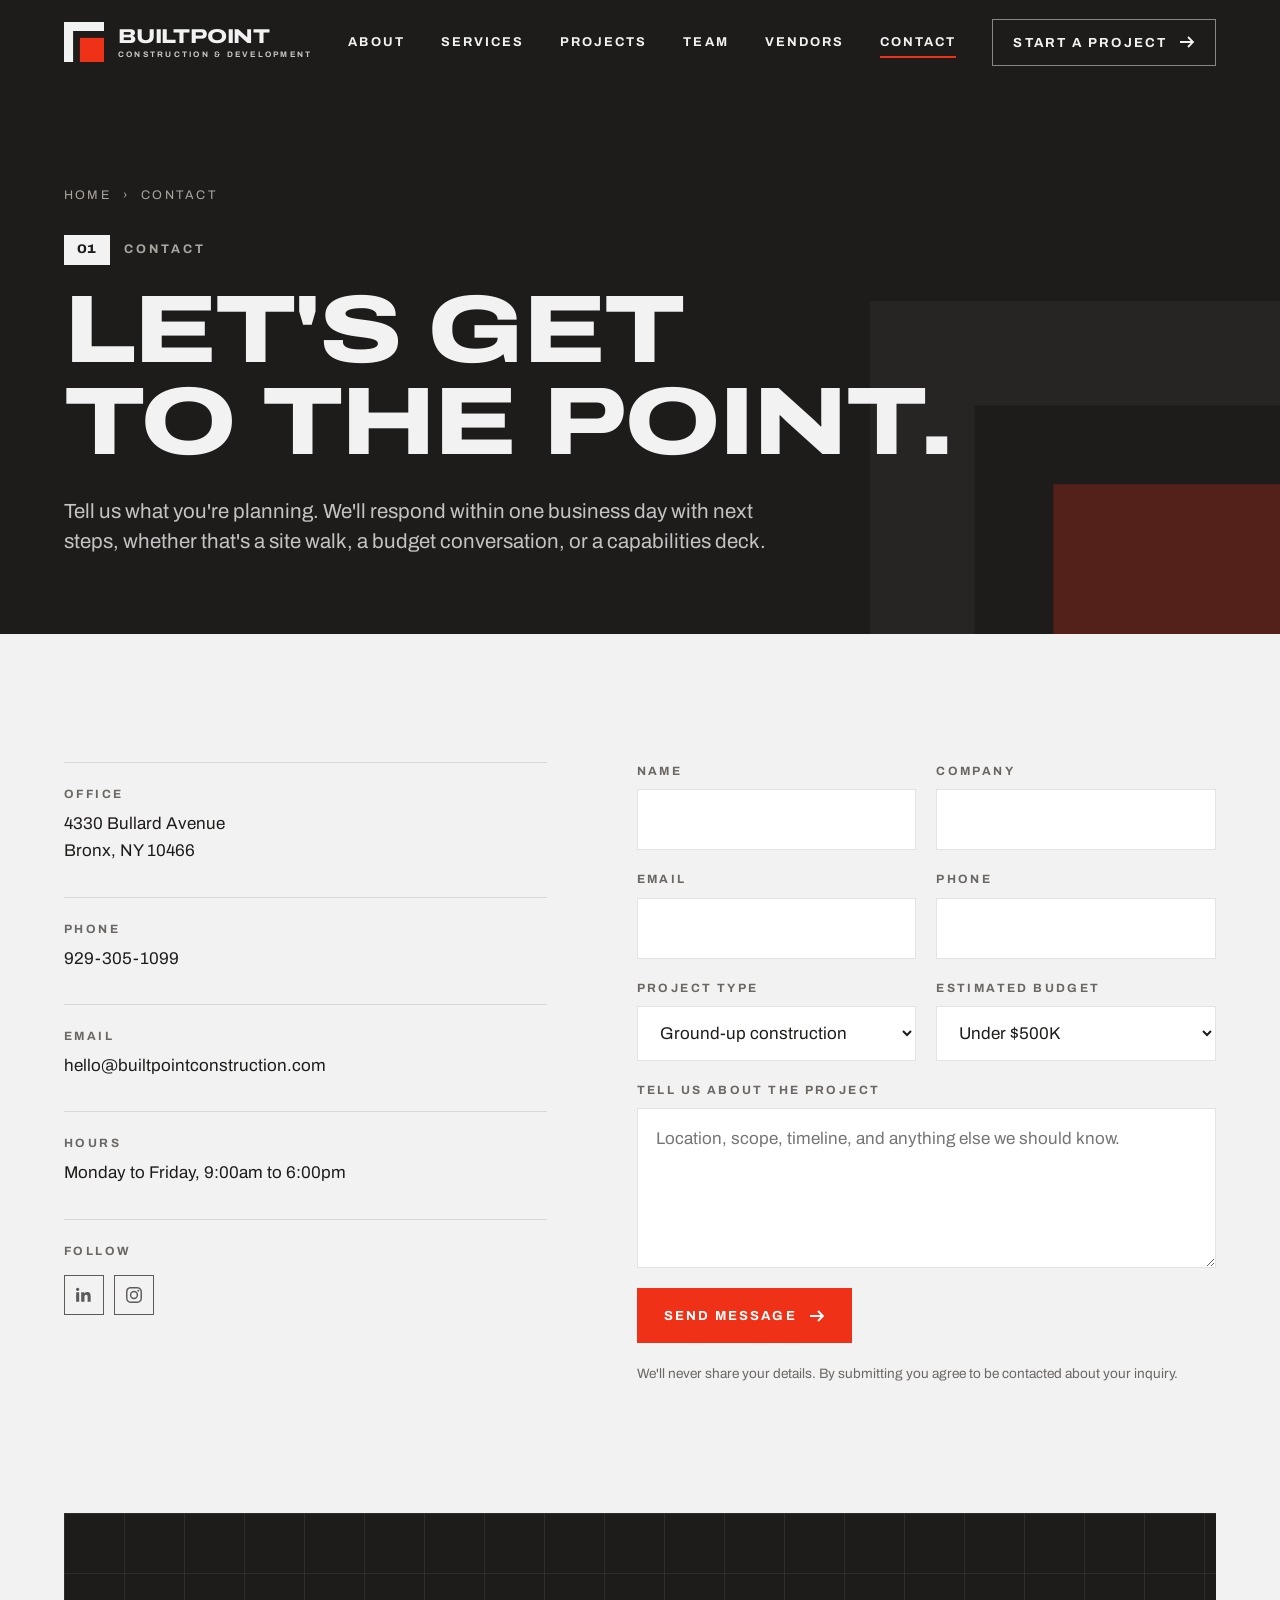
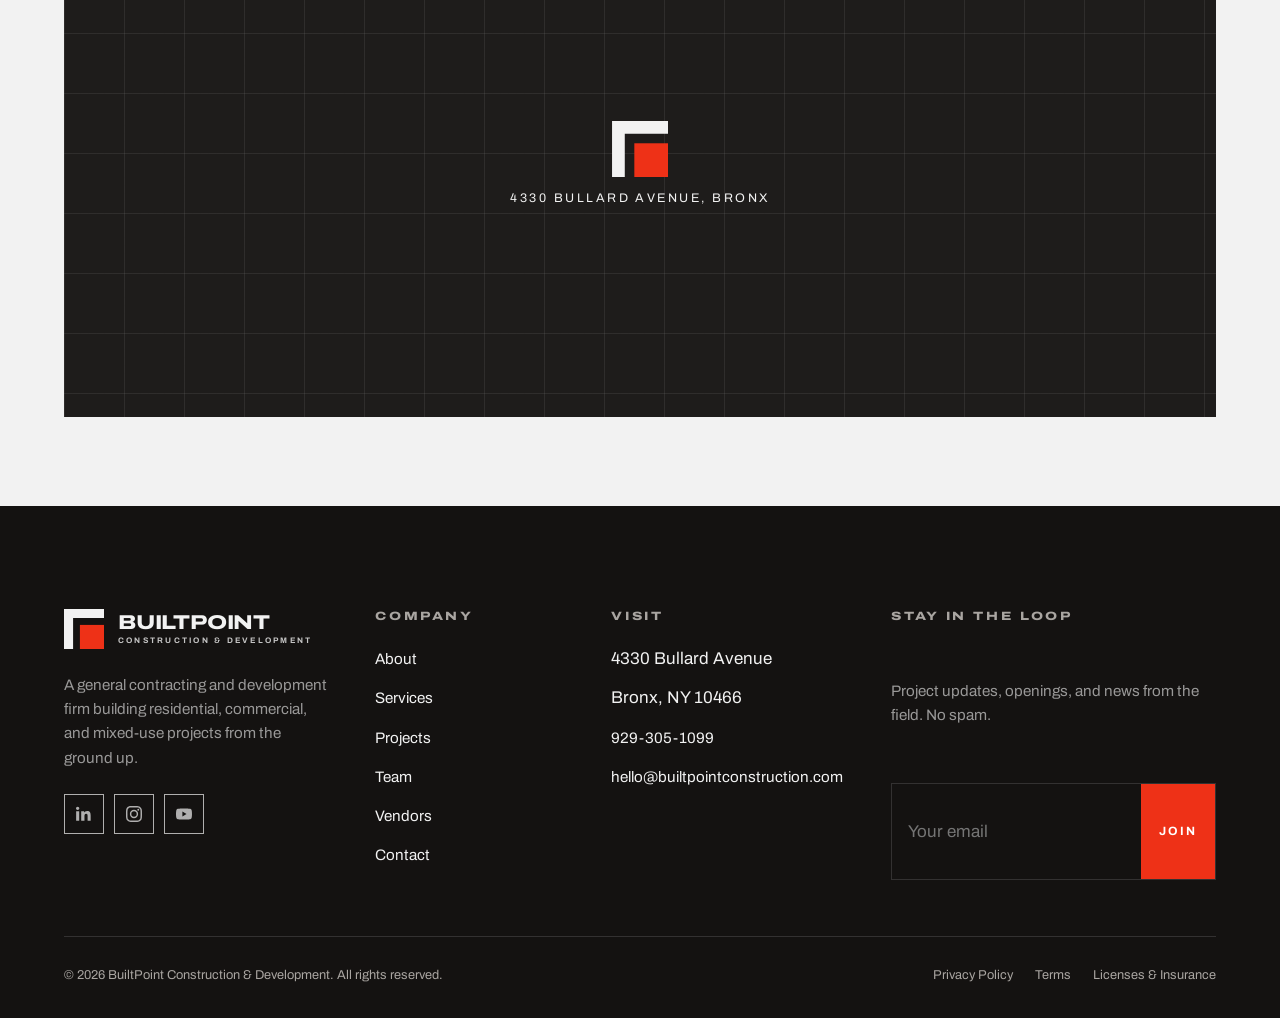
<file: contact.html>
<!doctype html>
<html lang="en">
<head>
  <meta charset="utf-8">
  <meta name="viewport" content="width=device-width, initial-scale=1">
  <title>Contact — BuiltPoint Construction & Development</title>
  <meta name="description" content="Tell us about your project. Request a proposal, a capabilities deck, or a site walk with BuiltPoint Construction & Development.">
  <meta name="theme-color" content="#1e1c1b">
  <link rel="icon" type="image/svg+xml" href="favicon.svg">
  <link rel="preconnect" href="https://fonts.googleapis.com">
  <link rel="preconnect" href="https://fonts.gstatic.com" crossorigin>
  <link href="https://fonts.googleapis.com/css2?family=Archivo:wdth,wght@100..125,400..900&display=swap" rel="stylesheet">
  <link rel="stylesheet" href="css/styles.css">
  <meta property="og:title" content="Contact — BuiltPoint Construction & Development">
  <meta property="og:description" content="Tell us about your project. Request a proposal, a capabilities deck, or a site walk with BuiltPoint Construction & Development.">
  <meta property="og:type" content="website">
</head>
<body>
<header class="site-header">
  <div class="container">
    <a class="logo" href="index.html" aria-label="BuiltPoint Construction &amp; Development — home">
      <span class="logo__mark"><svg viewBox="0 0 176 176" aria-hidden="true"><path class="l" d="M0 0h176v40H40v136H0z"/><rect class="pt" x="70" y="70" width="106" height="106"/></svg></span>
      <span class="logo__word"><span class="logo__name">BuiltPoint</span><span class="logo__sub">Construction &amp; Development</span></span>
    </a>
    <nav class="nav" aria-label="Primary">
        <a href="about.html">About</a>
        <a href="services.html">Services</a>
        <a href="projects.html">Projects</a>
        <a href="team.html">Team</a>
        <a href="vendors.html">Vendors</a>
        <a href="contact.html" aria-current="page">Contact</a>
    </nav>
    <a class="btn btn--ghost header-cta" href="contact.html">Start a project <svg viewBox="0 0 16 16" fill="none" stroke="currentColor" stroke-width="1.8" aria-hidden="true"><path d="M1 8h13M9 3l5 5-5 5"/></svg></a>
    <button class="burger" aria-label="Open menu" aria-expanded="false" aria-controls="menu"><span></span><span></span><span></span></button>
  </div>
</header>
<div class="menu" id="menu">
  <nav class="menu__links" aria-label="Mobile">
    <a href="about.html">About</a>
    <a href="services.html">Services</a>
    <a href="projects.html">Projects</a>
    <a href="team.html">Team</a>
    <a href="vendors.html">Vendors</a>
    <a href="contact.html" aria-current="page">Contact</a>
  </nav>
  <div class="menu__meta">
    <div>
      <strong>BuiltPoint Construction &amp; Development</strong><br>
      4330 Bullard Avenue<br>Bronx, NY 10466<br>
      <a href="tel:+19293051099">929-305-1099</a> · <a href="mailto:hello@builtpointconstruction.com">hello@builtpointconstruction.com</a>
    </div>
    <div class="social">
  <a href="#" aria-label="LinkedIn"><svg viewBox="0 0 24 24"><path d="M4.98 3.5C4.98 4.88 3.87 6 2.5 6S0 4.88 0 3.5 1.12 1 2.5 1s2.48 1.12 2.48 2.5zM.2 8h4.6v14H.2V8zm7.6 0h4.4v1.9h.1c.6-1.1 2.1-2.3 4.3-2.3 4.6 0 5.4 3 5.4 6.9V22h-4.6v-6.6c0-1.6 0-3.6-2.2-3.6s-2.5 1.7-2.5 3.5V22H7.8V8z"/></svg></a>
  <a href="#" aria-label="Instagram"><svg viewBox="0 0 24 24"><path d="M12 2.2c3.2 0 3.6 0 4.8.1 1.2.1 1.8.2 2.2.4.6.2 1 .5 1.4.9.4.4.7.8.9 1.4.2.4.4 1 .4 2.2.1 1.3.1 1.6.1 4.8s0 3.6-.1 4.8c-.1 1.2-.2 1.8-.4 2.2-.2.6-.5 1-.9 1.4-.4.4-.8.7-1.4.9-.4.2-1 .4-2.2.4-1.3.1-1.6.1-4.8.1s-3.6 0-4.8-.1c-1.2-.1-1.8-.2-2.2-.4-.6-.2-1-.5-1.4-.9-.4-.4-.7-.8-.9-1.4-.2-.4-.4-1-.4-2.2-.1-1.3-.1-1.6-.1-4.8s0-3.6.1-4.8c.1-1.2.2-1.8.4-2.2.2-.6.5-1 .9-1.4.4-.4.8-.7 1.4-.9.4-.2 1-.4 2.2-.4 1.2-.1 1.6-.1 4.8-.1M12 0C8.7 0 8.3 0 7.1.1 5.8.1 4.9.3 4.1.6c-.8.3-1.5.7-2.1 1.4C1.3 2.6.9 3.3.6 4.1.3 4.9.1 5.8.1 7.1 0 8.3 0 8.7 0 12s0 3.7.1 4.9c.1 1.3.3 2.2.6 2.9.3.8.7 1.5 1.4 2.1.6.7 1.3 1.1 2.1 1.4.8.3 1.6.5 2.9.6 1.2.1 1.6.1 4.9.1s3.7 0 4.9-.1c1.3-.1 2.2-.3 2.9-.6.8-.3 1.5-.7 2.1-1.4.7-.6 1.1-1.3 1.4-2.1.3-.8.5-1.6.6-2.9.1-1.2.1-1.6.1-4.9s0-3.7-.1-4.9c-.1-1.3-.3-2.2-.6-2.9-.3-.8-.7-1.5-1.4-2.1-.6-.7-1.3-1.1-2.1-1.4-.8-.3-1.6-.5-2.9-.6C15.7 0 15.3 0 12 0zm0 5.8a6.2 6.2 0 1 0 0 12.4 6.2 6.2 0 0 0 0-12.4zM12 16a4 4 0 1 1 0-8 4 4 0 0 1 0 8zm6.4-11.8a1.4 1.4 0 1 0 0 2.9 1.4 1.4 0 0 0 0-2.9z"/></svg></a>
  <a href="#" aria-label="YouTube"><svg viewBox="0 0 24 24"><path d="M23.5 6.2a3 3 0 0 0-2.1-2.1C19.5 3.6 12 3.6 12 3.6s-7.5 0-9.4.5A3 3 0 0 0 .5 6.2C0 8.1 0 12 0 12s0 3.9.5 5.8a3 3 0 0 0 2.1 2.1c1.9.5 9.4.5 9.4.5s7.5 0 9.4-.5a3 3 0 0 0 2.1-2.1c.5-1.9.5-5.8.5-5.8s0-3.9-.5-5.8zM9.6 15.6V8.4l6.2 3.6-6.2 3.6z"/></svg></a>
</div>
  </div>
</div>
<main>
  <section class="page-hero on-dark">
    <div class="page-hero__mark"><svg viewBox="0 0 176 176" aria-hidden="true"><path class="l" d="M0 0h176v40H40v136H0z"/><rect class="pt" x="70" y="70" width="106" height="106"/></svg></div>
    <div class="container">
      <nav class="crumbs" aria-label="Breadcrumb"><a href="index.html">Home</a><span>›</span><span>Contact</span></nav>
      <p class="eyebrow"><span class="tag">01</span> Contact</p>
      <h1>Let's get <br>to the point.</h1>
      <p class="lead">Tell us what you're planning. We'll respond within one business day with next steps, whether that's a site walk, a budget conversation, or a capabilities deck.</p>
    </div>
  </section>

  <section class="section">
    <div class="container">
      <div class="contact">
        <div class="contact__info reveal">
          <div class="info-block"><span class="label">Office</span><span>4330 Bullard Avenue<br>Bronx, NY 10466</span></div>
          <div class="info-block"><span class="label">Phone</span><a href="tel:+19293051099">929-305-1099</a></div>
          <div class="info-block"><span class="label">Email</span><a href="mailto:hello@builtpointconstruction.com">hello@builtpointconstruction.com</a></div>
          <div class="info-block"><span class="label">Hours</span><span>Monday to Friday, 9:00am to 6:00pm</span></div>
          <div class="info-block"><span class="label">Follow</span>
            <div class="social" style="margin-top:8px">
              <a href="#" aria-label="LinkedIn"><svg viewBox="0 0 24 24"><path d="M4.98 3.5C4.98 4.88 3.87 6 2.5 6S0 4.88 0 3.5 1.12 1 2.5 1s2.48 1.12 2.48 2.5zM.2 8h4.6v14H.2V8zm7.6 0h4.4v1.9h.1c.6-1.1 2.1-2.3 4.3-2.3 4.6 0 5.4 3 5.4 6.9V22h-4.6v-6.6c0-1.6 0-3.6-2.2-3.6s-2.5 1.7-2.5 3.5V22H7.8V8z"/></svg></a>
              <a href="#" aria-label="Instagram"><svg viewBox="0 0 24 24"><path d="M12 5.8a6.2 6.2 0 1 0 0 12.4 6.2 6.2 0 0 0 0-12.4zM12 16a4 4 0 1 1 0-8 4 4 0 0 1 0 8zm6.4-11.8a1.4 1.4 0 1 0 0 2.9 1.4 1.4 0 0 0 0-2.9zM12 2.2c3.2 0 3.6 0 4.8.1 1.2.1 1.8.2 2.2.4.6.2 1 .5 1.4.9.4.4.7.8.9 1.4.2.4.4 1 .4 2.2.1 1.3.1 1.6.1 4.8s0 3.6-.1 4.8c-.1 1.2-.2 1.8-.4 2.2-.2.6-.5 1-.9 1.4-.4.4-.8.7-1.4.9-.4.2-1 .4-2.2.4-1.3.1-1.6.1-4.8.1s-3.6 0-4.8-.1c-1.2-.1-1.8-.2-2.2-.4-.6-.2-1-.5-1.4-.9-.4-.4-.7-.8-.9-1.4-.2-.4-.4-1-.4-2.2-.1-1.3-.1-1.6-.1-4.8s0-3.6.1-4.8c.1-1.2.2-1.8.4-2.2.2-.6.5-1 .9-1.4.4-.4.8-.7 1.4-.9.4-.2 1-.4 2.2-.4 1.2-.1 1.6-.1 4.8-.1M12 0C8.7 0 8.3 0 7.1.1 5.8.1 4.9.3 4.1.6c-.8.3-1.5.7-2.1 1.4C1.3 2.6.9 3.3.6 4.1.3 4.9.1 5.8.1 7.1 0 8.3 0 8.7 0 12s0 3.7.1 4.9c.1 1.3.3 2.2.6 2.9.3.8.7 1.5 1.4 2.1.6.7 1.3 1.1 2.1 1.4.8.3 1.6.5 2.9.6 1.2.1 1.6.1 4.9.1s3.7 0 4.9-.1c1.3-.1 2.2-.3 2.9-.6.8-.3 1.5-.7 2.1-1.4.7-.6 1.1-1.3 1.4-2.1.3-.8.5-1.6.6-2.9.1-1.2.1-1.6.1-4.9s0-3.7-.1-4.9c-.1-1.3-.3-2.2-.6-2.9-.3-.8-.7-1.5-1.4-2.1-.6-.7-1.3-1.1-2.1-1.4-.8-.3-1.6-.5-2.9-.6C15.7 0 15.3 0 12 0z"/></svg></a>
            </div>
          </div>
        </div>
        <form class="form reveal" data-delay="1" data-form data-subject="New project inquiry from the website" data-success="Thanks. We've received your message and will reply within one business day." action="#" method="post">
          <input type="checkbox" name="botcheck" class="sr-only" tabindex="-1" autocomplete="off" aria-hidden="true">
          <div class="form__row">
            <div class="field"><label for="f-name">Name</label><input id="f-name" name="name" type="text" required autocomplete="name"></div>
            <div class="field"><label for="f-company">Company</label><input id="f-company" name="company" type="text" autocomplete="organization"></div>
          </div>
          <div class="form__row">
            <div class="field"><label for="f-email">Email</label><input id="f-email" name="email" type="email" required autocomplete="email"></div>
            <div class="field"><label for="f-phone">Phone</label><input id="f-phone" name="phone" type="tel" autocomplete="tel"></div>
          </div>
          <div class="form__row">
            <div class="field"><label for="f-type">Project type</label>
              <select id="f-type" name="type">
                <option>Ground-up construction</option><option>Renovation / fit-out</option><option>Development management</option><option>Pre-construction</option><option>Design-build</option><option>Construction management</option><option>Other</option>
              </select>
            </div>
            <div class="field"><label for="f-budget">Estimated budget</label>
              <select id="f-budget" name="budget">
                <option>Under $500K</option><option>$500K to $2M</option><option>$2M to $10M</option><option>$10M+</option><option>Not sure yet</option>
              </select>
            </div>
          </div>
          <div class="field"><label for="f-msg">Tell us about the project</label><textarea id="f-msg" name="message" required placeholder="Location, scope, timeline, and anything else we should know."></textarea></div>
          <div><button class="btn btn--red" type="submit">Send message <svg viewBox="0 0 16 16" fill="none" stroke="currentColor" stroke-width="1.8" aria-hidden="true"><path d="M1 8h13M9 3l5 5-5 5"/></svg></button></div>
          <p class="form__note">We'll never share your details. By submitting you agree to be contacted about your inquiry.</p>
          <div class="form__status" role="status"></div>
        </form>
      </div>
    </div>
  </section>

  <section class="section-tight">
    <div class="container">
      <div class="map reveal">
        <div class="map__grid"></div>
        <div class="map__pin"><svg viewBox="0 0 176 176" aria-hidden="true"><path class="l" d="M0 0h176v40H40v136H0z"/><rect class="pt" x="70" y="70" width="106" height="106"/></svg><span>4330 Bullard Avenue, Bronx</span></div>
      </div>
    </div>
  </section>
  <div style="height:clamp(56px,7vw,100px)"></div>
</main>

<footer class="site-footer">
  <div class="container">
    <div class="footer__top">
      <div class="footer__brand">
        <a class="logo" href="index.html">
          <span class="logo__mark"><svg viewBox="0 0 176 176" aria-hidden="true"><path class="l" d="M0 0h176v40H40v136H0z"/><rect class="pt" x="70" y="70" width="106" height="106"/></svg></span>
          <span class="logo__word"><span class="logo__name">BuiltPoint</span><span class="logo__sub">Construction &amp; Development</span></span>
        </a>
        <p>A general contracting and development firm building residential, commercial, and mixed-use projects from the ground up.</p>
        <div class="social">
  <a href="#" aria-label="LinkedIn"><svg viewBox="0 0 24 24"><path d="M4.98 3.5C4.98 4.88 3.87 6 2.5 6S0 4.88 0 3.5 1.12 1 2.5 1s2.48 1.12 2.48 2.5zM.2 8h4.6v14H.2V8zm7.6 0h4.4v1.9h.1c.6-1.1 2.1-2.3 4.3-2.3 4.6 0 5.4 3 5.4 6.9V22h-4.6v-6.6c0-1.6 0-3.6-2.2-3.6s-2.5 1.7-2.5 3.5V22H7.8V8z"/></svg></a>
  <a href="#" aria-label="Instagram"><svg viewBox="0 0 24 24"><path d="M12 2.2c3.2 0 3.6 0 4.8.1 1.2.1 1.8.2 2.2.4.6.2 1 .5 1.4.9.4.4.7.8.9 1.4.2.4.4 1 .4 2.2.1 1.3.1 1.6.1 4.8s0 3.6-.1 4.8c-.1 1.2-.2 1.8-.4 2.2-.2.6-.5 1-.9 1.4-.4.4-.8.7-1.4.9-.4.2-1 .4-2.2.4-1.3.1-1.6.1-4.8.1s-3.6 0-4.8-.1c-1.2-.1-1.8-.2-2.2-.4-.6-.2-1-.5-1.4-.9-.4-.4-.7-.8-.9-1.4-.2-.4-.4-1-.4-2.2-.1-1.3-.1-1.6-.1-4.8s0-3.6.1-4.8c.1-1.2.2-1.8.4-2.2.2-.6.5-1 .9-1.4.4-.4.8-.7 1.4-.9.4-.2 1-.4 2.2-.4 1.2-.1 1.6-.1 4.8-.1M12 0C8.7 0 8.3 0 7.1.1 5.8.1 4.9.3 4.1.6c-.8.3-1.5.7-2.1 1.4C1.3 2.6.9 3.3.6 4.1.3 4.9.1 5.8.1 7.1 0 8.3 0 8.7 0 12s0 3.7.1 4.9c.1 1.3.3 2.2.6 2.9.3.8.7 1.5 1.4 2.1.6.7 1.3 1.1 2.1 1.4.8.3 1.6.5 2.9.6 1.2.1 1.6.1 4.9.1s3.7 0 4.9-.1c1.3-.1 2.2-.3 2.9-.6.8-.3 1.5-.7 2.1-1.4.7-.6 1.1-1.3 1.4-2.1.3-.8.5-1.6.6-2.9.1-1.2.1-1.6.1-4.9s0-3.7-.1-4.9c-.1-1.3-.3-2.2-.6-2.9-.3-.8-.7-1.5-1.4-2.1-.6-.7-1.3-1.1-2.1-1.4-.8-.3-1.6-.5-2.9-.6C15.7 0 15.3 0 12 0zm0 5.8a6.2 6.2 0 1 0 0 12.4 6.2 6.2 0 0 0 0-12.4zM12 16a4 4 0 1 1 0-8 4 4 0 0 1 0 8zm6.4-11.8a1.4 1.4 0 1 0 0 2.9 1.4 1.4 0 0 0 0-2.9z"/></svg></a>
  <a href="#" aria-label="YouTube"><svg viewBox="0 0 24 24"><path d="M23.5 6.2a3 3 0 0 0-2.1-2.1C19.5 3.6 12 3.6 12 3.6s-7.5 0-9.4.5A3 3 0 0 0 .5 6.2C0 8.1 0 12 0 12s0 3.9.5 5.8a3 3 0 0 0 2.1 2.1c1.9.5 9.4.5 9.4.5s7.5 0 9.4-.5a3 3 0 0 0 2.1-2.1c.5-1.9.5-5.8.5-5.8s0-3.9-.5-5.8zM9.6 15.6V8.4l6.2 3.6-6.2 3.6z"/></svg></a>
</div>
      </div>
      <div class="footer__col">
        <h4>Company</h4>
        <ul>
          <li><a href="about.html">About</a></li>
          <li><a href="services.html">Services</a></li>
          <li><a href="projects.html">Projects</a></li>
          <li><a href="team.html">Team</a></li>
          <li><a href="vendors.html">Vendors</a></li>
          <li><a href="contact.html">Contact</a></li>
        </ul>
      </div>
      <div class="footer__col">
        <h4>Visit</h4>
        <ul>
          <li>4330 Bullard Avenue</li>
          <li>Bronx, NY 10466</li>
          <li><a href="tel:+19293051099">929-305-1099</a></li>
          <li><a href="mailto:hello@builtpointconstruction.com">hello@builtpointconstruction.com</a></li>
        </ul>
      </div>
      <div class="newsletter">
        <h4 class="footer__col-title" style="font-size:.75rem;letter-spacing:.22em;color:var(--mute-light)">Stay in the loop</h4>
        <p>Project updates, openings, and news from the field. No spam.</p>
        <form data-form data-subject="Newsletter signup from the website" data-success="Subscribed. Welcome aboard.">
          <input type="checkbox" name="botcheck" class="sr-only" tabindex="-1" autocomplete="off" aria-hidden="true">
          <label class="sr-only" for="nl-email">Email address</label>
          <input id="nl-email" type="email" name="email" placeholder="Your email" required>
          <button type="submit">Join</button>
        </form>
        <div class="form__status" role="status"></div>
      </div>
    </div>
    <div class="footer__bottom">
      <div>© <span data-year>2026</span> BuiltPoint Construction &amp; Development. All rights reserved.</div>
      <div class="footer__legal">
        <a href="#">Privacy Policy</a>
        <a href="#">Terms</a>
        <a href="#">Licenses &amp; Insurance</a>
      </div>
    </div>
  </div>
</footer>
<script src="js/main.js"></script>
</body>
</html>
</file>
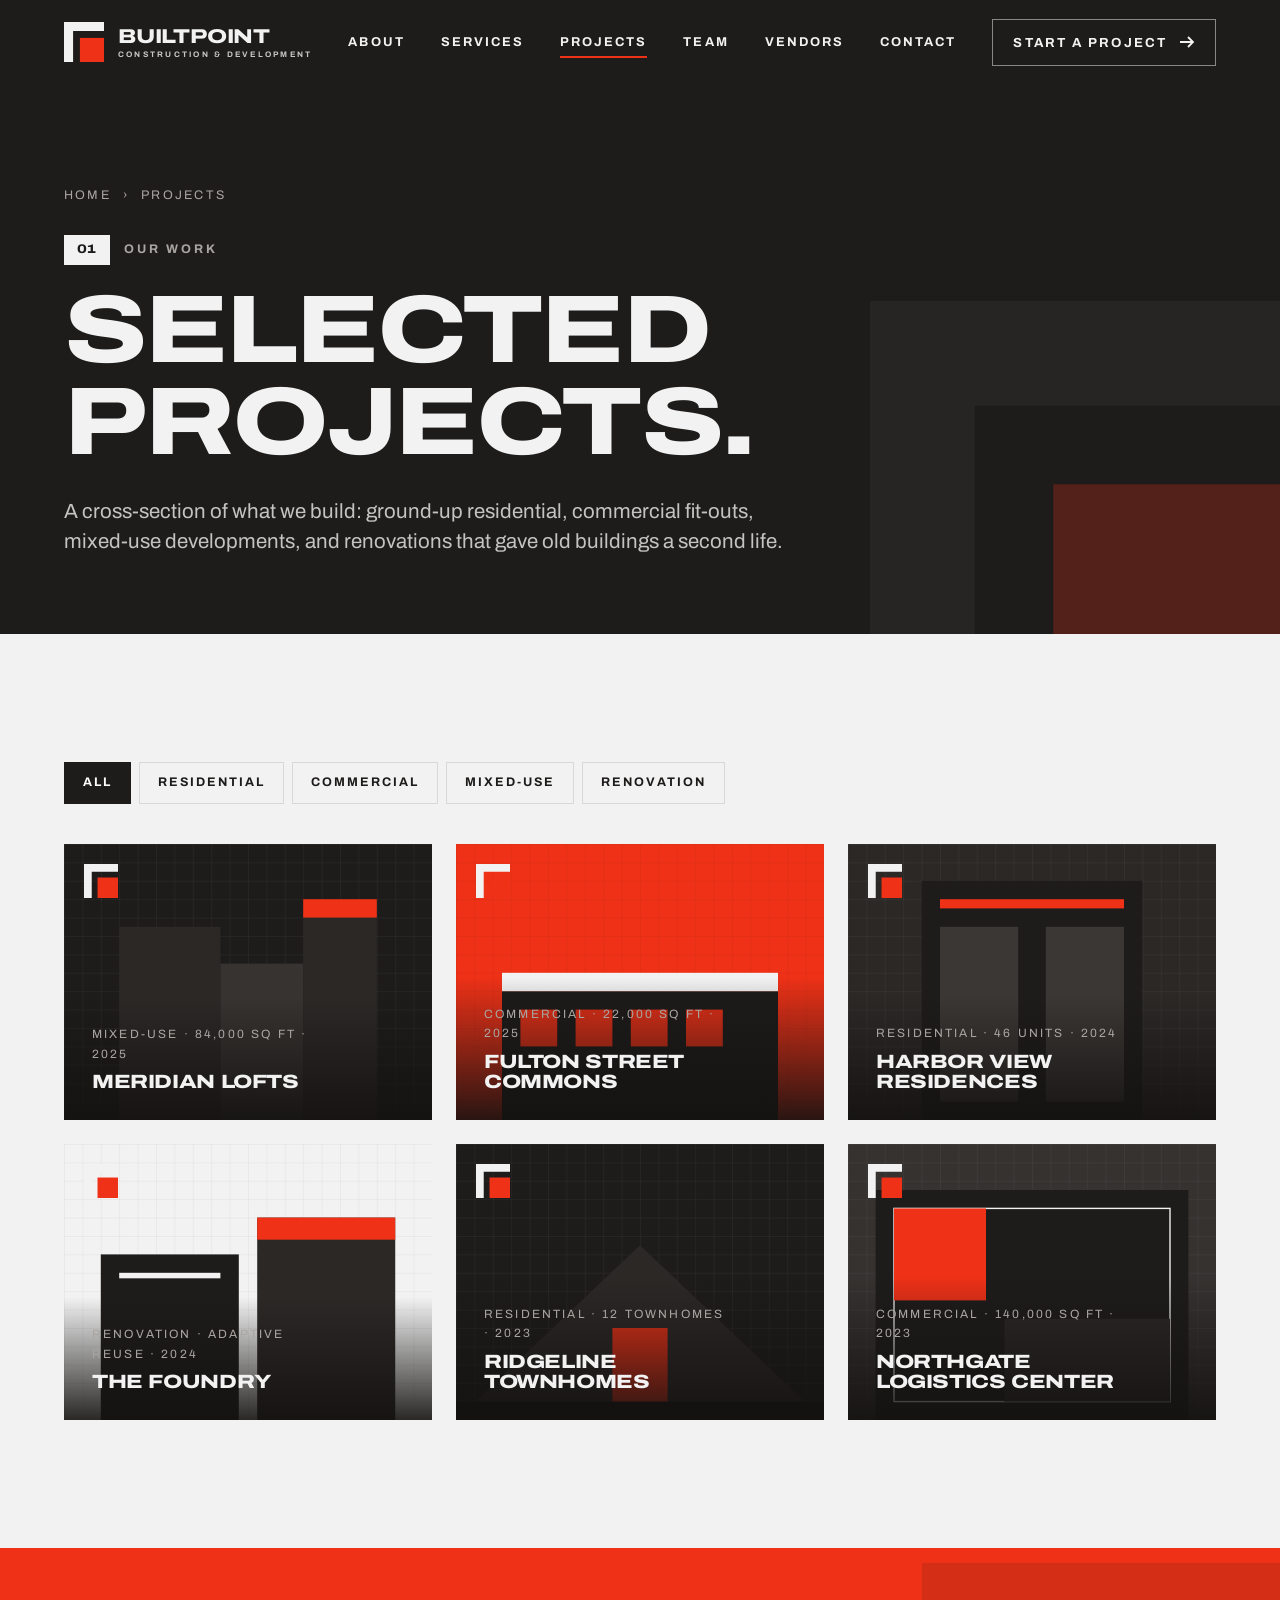
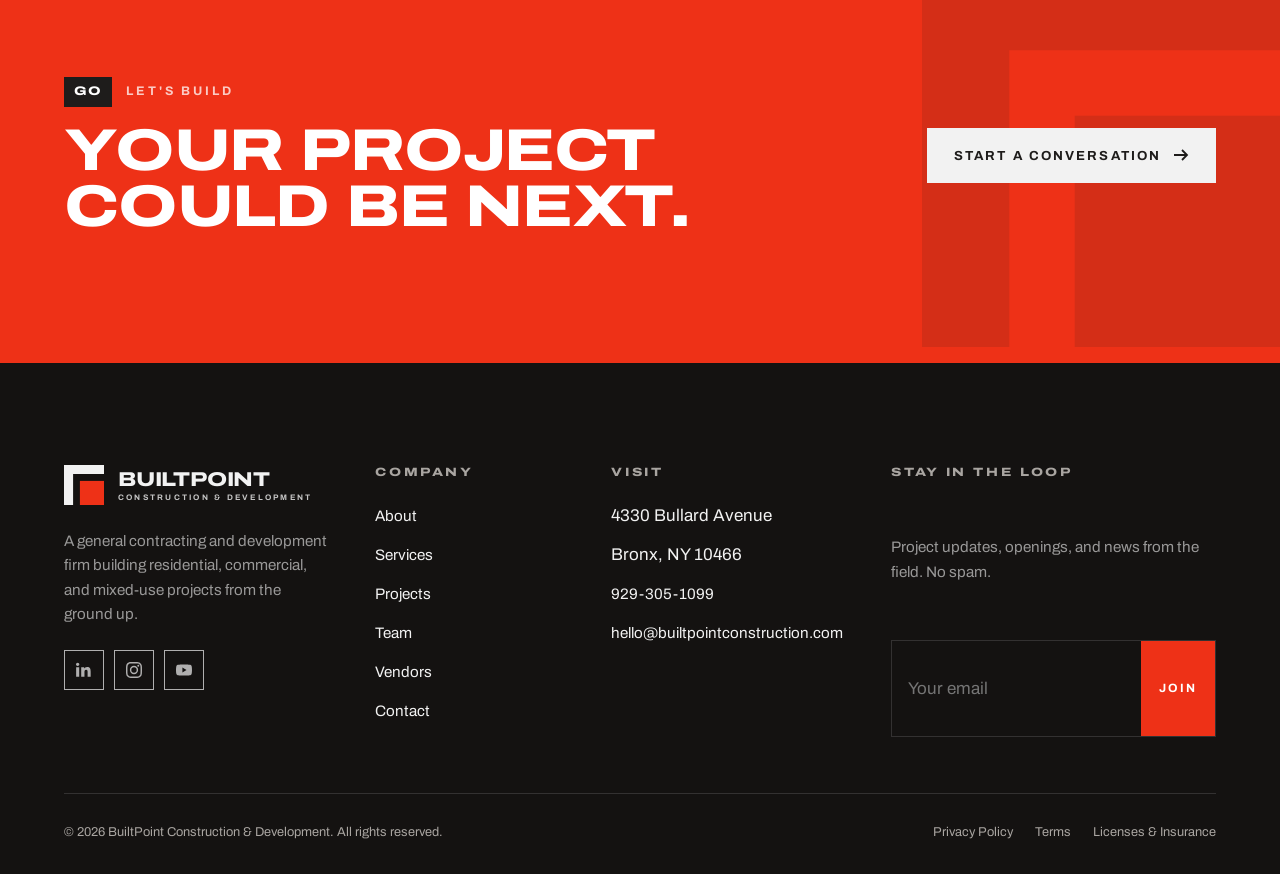
<file: projects.html>
<!doctype html>
<html lang="en">
<head>
  <meta charset="utf-8">
  <meta name="viewport" content="width=device-width, initial-scale=1">
  <title>Projects — BuiltPoint Construction & Development</title>
  <meta name="description" content="Selected residential, commercial, mixed-use, and renovation projects delivered by BuiltPoint Construction & Development.">
  <meta name="theme-color" content="#1e1c1b">
  <link rel="icon" type="image/svg+xml" href="favicon.svg">
  <link rel="preconnect" href="https://fonts.googleapis.com">
  <link rel="preconnect" href="https://fonts.gstatic.com" crossorigin>
  <link href="https://fonts.googleapis.com/css2?family=Archivo:wdth,wght@100..125,400..900&display=swap" rel="stylesheet">
  <link rel="stylesheet" href="css/styles.css">
  <meta property="og:title" content="Projects — BuiltPoint Construction & Development">
  <meta property="og:description" content="Selected residential, commercial, mixed-use, and renovation projects delivered by BuiltPoint Construction & Development.">
  <meta property="og:type" content="website">
</head>
<body>
<header class="site-header">
  <div class="container">
    <a class="logo" href="index.html" aria-label="BuiltPoint Construction &amp; Development — home">
      <span class="logo__mark"><svg viewBox="0 0 176 176" aria-hidden="true"><path class="l" d="M0 0h176v40H40v136H0z"/><rect class="pt" x="70" y="70" width="106" height="106"/></svg></span>
      <span class="logo__word"><span class="logo__name">BuiltPoint</span><span class="logo__sub">Construction &amp; Development</span></span>
    </a>
    <nav class="nav" aria-label="Primary">
        <a href="about.html">About</a>
        <a href="services.html">Services</a>
        <a href="projects.html" aria-current="page">Projects</a>
        <a href="team.html">Team</a>
        <a href="vendors.html">Vendors</a>
        <a href="contact.html">Contact</a>
    </nav>
    <a class="btn btn--ghost header-cta" href="contact.html">Start a project <svg viewBox="0 0 16 16" fill="none" stroke="currentColor" stroke-width="1.8" aria-hidden="true"><path d="M1 8h13M9 3l5 5-5 5"/></svg></a>
    <button class="burger" aria-label="Open menu" aria-expanded="false" aria-controls="menu"><span></span><span></span><span></span></button>
  </div>
</header>
<div class="menu" id="menu">
  <nav class="menu__links" aria-label="Mobile">
    <a href="about.html">About</a>
    <a href="services.html">Services</a>
    <a href="projects.html" aria-current="page">Projects</a>
    <a href="team.html">Team</a>
    <a href="vendors.html">Vendors</a>
    <a href="contact.html">Contact</a>
  </nav>
  <div class="menu__meta">
    <div>
      <strong>BuiltPoint Construction &amp; Development</strong><br>
      4330 Bullard Avenue<br>Bronx, NY 10466<br>
      <a href="tel:+19293051099">929-305-1099</a> · <a href="mailto:hello@builtpointconstruction.com">hello@builtpointconstruction.com</a>
    </div>
    <div class="social">
  <a href="#" aria-label="LinkedIn"><svg viewBox="0 0 24 24"><path d="M4.98 3.5C4.98 4.88 3.87 6 2.5 6S0 4.88 0 3.5 1.12 1 2.5 1s2.48 1.12 2.48 2.5zM.2 8h4.6v14H.2V8zm7.6 0h4.4v1.9h.1c.6-1.1 2.1-2.3 4.3-2.3 4.6 0 5.4 3 5.4 6.9V22h-4.6v-6.6c0-1.6 0-3.6-2.2-3.6s-2.5 1.7-2.5 3.5V22H7.8V8z"/></svg></a>
  <a href="#" aria-label="Instagram"><svg viewBox="0 0 24 24"><path d="M12 2.2c3.2 0 3.6 0 4.8.1 1.2.1 1.8.2 2.2.4.6.2 1 .5 1.4.9.4.4.7.8.9 1.4.2.4.4 1 .4 2.2.1 1.3.1 1.6.1 4.8s0 3.6-.1 4.8c-.1 1.2-.2 1.8-.4 2.2-.2.6-.5 1-.9 1.4-.4.4-.8.7-1.4.9-.4.2-1 .4-2.2.4-1.3.1-1.6.1-4.8.1s-3.6 0-4.8-.1c-1.2-.1-1.8-.2-2.2-.4-.6-.2-1-.5-1.4-.9-.4-.4-.7-.8-.9-1.4-.2-.4-.4-1-.4-2.2-.1-1.3-.1-1.6-.1-4.8s0-3.6.1-4.8c.1-1.2.2-1.8.4-2.2.2-.6.5-1 .9-1.4.4-.4.8-.7 1.4-.9.4-.2 1-.4 2.2-.4 1.2-.1 1.6-.1 4.8-.1M12 0C8.7 0 8.3 0 7.1.1 5.8.1 4.9.3 4.1.6c-.8.3-1.5.7-2.1 1.4C1.3 2.6.9 3.3.6 4.1.3 4.9.1 5.8.1 7.1 0 8.3 0 8.7 0 12s0 3.7.1 4.9c.1 1.3.3 2.2.6 2.9.3.8.7 1.5 1.4 2.1.6.7 1.3 1.1 2.1 1.4.8.3 1.6.5 2.9.6 1.2.1 1.6.1 4.9.1s3.7 0 4.9-.1c1.3-.1 2.2-.3 2.9-.6.8-.3 1.5-.7 2.1-1.4.7-.6 1.1-1.3 1.4-2.1.3-.8.5-1.6.6-2.9.1-1.2.1-1.6.1-4.9s0-3.7-.1-4.9c-.1-1.3-.3-2.2-.6-2.9-.3-.8-.7-1.5-1.4-2.1-.6-.7-1.3-1.1-2.1-1.4-.8-.3-1.6-.5-2.9-.6C15.7 0 15.3 0 12 0zm0 5.8a6.2 6.2 0 1 0 0 12.4 6.2 6.2 0 0 0 0-12.4zM12 16a4 4 0 1 1 0-8 4 4 0 0 1 0 8zm6.4-11.8a1.4 1.4 0 1 0 0 2.9 1.4 1.4 0 0 0 0-2.9z"/></svg></a>
  <a href="#" aria-label="YouTube"><svg viewBox="0 0 24 24"><path d="M23.5 6.2a3 3 0 0 0-2.1-2.1C19.5 3.6 12 3.6 12 3.6s-7.5 0-9.4.5A3 3 0 0 0 .5 6.2C0 8.1 0 12 0 12s0 3.9.5 5.8a3 3 0 0 0 2.1 2.1c1.9.5 9.4.5 9.4.5s7.5 0 9.4-.5a3 3 0 0 0 2.1-2.1c.5-1.9.5-5.8.5-5.8s0-3.9-.5-5.8zM9.6 15.6V8.4l6.2 3.6-6.2 3.6z"/></svg></a>
</div>
  </div>
</div>
<main>
  <section class="page-hero on-dark">
    <div class="page-hero__mark"><svg viewBox="0 0 176 176" aria-hidden="true"><path class="l" d="M0 0h176v40H40v136H0z"/><rect class="pt" x="70" y="70" width="106" height="106"/></svg></div>
    <div class="container">
      <nav class="crumbs" aria-label="Breadcrumb"><a href="index.html">Home</a><span>›</span><span>Projects</span></nav>
      <p class="eyebrow"><span class="tag">01</span> Our work</p>
      <h1>Selected <br>projects.</h1>
      <p class="lead">A cross-section of what we build: ground-up residential, commercial fit-outs, mixed-use developments, and renovations that gave old buildings a second life.</p>
    </div>
  </section>

  <section class="section">
    <div class="container">
      <div class="filters reveal" role="group" aria-label="Filter projects">
        <button class="is-active" data-filter="all">All</button>
        <button data-filter="residential">Residential</button>
        <button data-filter="commercial">Commercial</button>
        <button data-filter="mixed-use">Mixed-Use</button>
        <button data-filter="renovation">Renovation</button>
      </div>
      <div class="projects">
        <a class="project reveal" href="#" data-type="mixed-use">
          <img src="assets/projects/p1.svg" alt="Meridian Lofts" loading="lazy">
          <div class="project__corner"><svg viewBox="0 0 176 176" aria-hidden="true"><path class="l" d="M0 0h176v40H40v136H0z"/><rect class="pt" x="70" y="70" width="106" height="106"/></svg></div>
          <div class="project__info"><div><span class="project__meta">Mixed-use · 84,000 sq ft · 2025</span><h3>Meridian Lofts</h3></div><span class="project__arrow"><svg viewBox="0 0 16 16" fill="none" stroke="currentColor" stroke-width="1.8" aria-hidden="true"><path d="M1 8h13M9 3l5 5-5 5"/></svg></span></div>
        </a>
        <a class="project reveal" data-delay="1" href="#" data-type="commercial">
          <img src="assets/projects/p2.svg" alt="Fulton Street Commons" loading="lazy">
          <div class="project__corner"><svg viewBox="0 0 176 176" aria-hidden="true"><path class="l" d="M0 0h176v40H40v136H0z"/><rect class="pt" x="70" y="70" width="106" height="106"/></svg></div>
          <div class="project__info"><div><span class="project__meta">Commercial · 22,000 sq ft · 2025</span><h3>Fulton Street Commons</h3></div><span class="project__arrow"><svg viewBox="0 0 16 16" fill="none" stroke="currentColor" stroke-width="1.8" aria-hidden="true"><path d="M1 8h13M9 3l5 5-5 5"/></svg></span></div>
        </a>
        <a class="project reveal" data-delay="2" href="#" data-type="residential">
          <img src="assets/projects/p3.svg" alt="Harbor View Residences" loading="lazy">
          <div class="project__corner"><svg viewBox="0 0 176 176" aria-hidden="true"><path class="l" d="M0 0h176v40H40v136H0z"/><rect class="pt" x="70" y="70" width="106" height="106"/></svg></div>
          <div class="project__info"><div><span class="project__meta">Residential · 46 units · 2024</span><h3>Harbor View Residences</h3></div><span class="project__arrow"><svg viewBox="0 0 16 16" fill="none" stroke="currentColor" stroke-width="1.8" aria-hidden="true"><path d="M1 8h13M9 3l5 5-5 5"/></svg></span></div>
        </a>
        <a class="project reveal" href="#" data-type="renovation">
          <img src="assets/projects/p4.svg" alt="The Foundry" loading="lazy">
          <div class="project__corner"><svg viewBox="0 0 176 176" aria-hidden="true"><path class="l" d="M0 0h176v40H40v136H0z"/><rect class="pt" x="70" y="70" width="106" height="106"/></svg></div>
          <div class="project__info"><div><span class="project__meta">Renovation · Adaptive reuse · 2024</span><h3>The Foundry</h3></div><span class="project__arrow"><svg viewBox="0 0 16 16" fill="none" stroke="currentColor" stroke-width="1.8" aria-hidden="true"><path d="M1 8h13M9 3l5 5-5 5"/></svg></span></div>
        </a>
        <a class="project reveal" data-delay="1" href="#" data-type="residential">
          <img src="assets/projects/p5.svg" alt="Ridgeline Townhomes" loading="lazy">
          <div class="project__corner"><svg viewBox="0 0 176 176" aria-hidden="true"><path class="l" d="M0 0h176v40H40v136H0z"/><rect class="pt" x="70" y="70" width="106" height="106"/></svg></div>
          <div class="project__info"><div><span class="project__meta">Residential · 12 townhomes · 2023</span><h3>Ridgeline Townhomes</h3></div><span class="project__arrow"><svg viewBox="0 0 16 16" fill="none" stroke="currentColor" stroke-width="1.8" aria-hidden="true"><path d="M1 8h13M9 3l5 5-5 5"/></svg></span></div>
        </a>
        <a class="project reveal" data-delay="2" href="#" data-type="commercial">
          <img src="assets/projects/p6.svg" alt="Northgate Logistics Center" loading="lazy">
          <div class="project__corner"><svg viewBox="0 0 176 176" aria-hidden="true"><path class="l" d="M0 0h176v40H40v136H0z"/><rect class="pt" x="70" y="70" width="106" height="106"/></svg></div>
          <div class="project__info"><div><span class="project__meta">Commercial · 140,000 sq ft · 2023</span><h3>Northgate Logistics Center</h3></div><span class="project__arrow"><svg viewBox="0 0 16 16" fill="none" stroke="currentColor" stroke-width="1.8" aria-hidden="true"><path d="M1 8h13M9 3l5 5-5 5"/></svg></span></div>
        </a>
      </div>
    </div>
  </section>

  <section class="section cta on-red">
    <div class="cta__mark"><svg viewBox="0 0 176 176" aria-hidden="true"><path class="l" d="M0 0h176v40H40v136H0z"/><rect class="pt" x="70" y="70" width="106" height="106"/></svg></div>
    <div class="container">
      <div class="reveal"><p class="eyebrow"><span class="tag">GO</span> Let's build</p><h2 class="mt-1">Your project could be next.</h2></div>
      <div class="reveal" data-delay="1"><a class="btn btn--light" href="contact.html">Start a conversation <svg viewBox="0 0 16 16" fill="none" stroke="currentColor" stroke-width="1.8" aria-hidden="true"><path d="M1 8h13M9 3l5 5-5 5"/></svg></a></div>
    </div>
  </section>
</main>

<footer class="site-footer">
  <div class="container">
    <div class="footer__top">
      <div class="footer__brand">
        <a class="logo" href="index.html">
          <span class="logo__mark"><svg viewBox="0 0 176 176" aria-hidden="true"><path class="l" d="M0 0h176v40H40v136H0z"/><rect class="pt" x="70" y="70" width="106" height="106"/></svg></span>
          <span class="logo__word"><span class="logo__name">BuiltPoint</span><span class="logo__sub">Construction &amp; Development</span></span>
        </a>
        <p>A general contracting and development firm building residential, commercial, and mixed-use projects from the ground up.</p>
        <div class="social">
  <a href="#" aria-label="LinkedIn"><svg viewBox="0 0 24 24"><path d="M4.98 3.5C4.98 4.88 3.87 6 2.5 6S0 4.88 0 3.5 1.12 1 2.5 1s2.48 1.12 2.48 2.5zM.2 8h4.6v14H.2V8zm7.6 0h4.4v1.9h.1c.6-1.1 2.1-2.3 4.3-2.3 4.6 0 5.4 3 5.4 6.9V22h-4.6v-6.6c0-1.6 0-3.6-2.2-3.6s-2.5 1.7-2.5 3.5V22H7.8V8z"/></svg></a>
  <a href="#" aria-label="Instagram"><svg viewBox="0 0 24 24"><path d="M12 2.2c3.2 0 3.6 0 4.8.1 1.2.1 1.8.2 2.2.4.6.2 1 .5 1.4.9.4.4.7.8.9 1.4.2.4.4 1 .4 2.2.1 1.3.1 1.6.1 4.8s0 3.6-.1 4.8c-.1 1.2-.2 1.8-.4 2.2-.2.6-.5 1-.9 1.4-.4.4-.8.7-1.4.9-.4.2-1 .4-2.2.4-1.3.1-1.6.1-4.8.1s-3.6 0-4.8-.1c-1.2-.1-1.8-.2-2.2-.4-.6-.2-1-.5-1.4-.9-.4-.4-.7-.8-.9-1.4-.2-.4-.4-1-.4-2.2-.1-1.3-.1-1.6-.1-4.8s0-3.6.1-4.8c.1-1.2.2-1.8.4-2.2.2-.6.5-1 .9-1.4.4-.4.8-.7 1.4-.9.4-.2 1-.4 2.2-.4 1.2-.1 1.6-.1 4.8-.1M12 0C8.7 0 8.3 0 7.1.1 5.8.1 4.9.3 4.1.6c-.8.3-1.5.7-2.1 1.4C1.3 2.6.9 3.3.6 4.1.3 4.9.1 5.8.1 7.1 0 8.3 0 8.7 0 12s0 3.7.1 4.9c.1 1.3.3 2.2.6 2.9.3.8.7 1.5 1.4 2.1.6.7 1.3 1.1 2.1 1.4.8.3 1.6.5 2.9.6 1.2.1 1.6.1 4.9.1s3.7 0 4.9-.1c1.3-.1 2.2-.3 2.9-.6.8-.3 1.5-.7 2.1-1.4.7-.6 1.1-1.3 1.4-2.1.3-.8.5-1.6.6-2.9.1-1.2.1-1.6.1-4.9s0-3.7-.1-4.9c-.1-1.3-.3-2.2-.6-2.9-.3-.8-.7-1.5-1.4-2.1-.6-.7-1.3-1.1-2.1-1.4-.8-.3-1.6-.5-2.9-.6C15.7 0 15.3 0 12 0zm0 5.8a6.2 6.2 0 1 0 0 12.4 6.2 6.2 0 0 0 0-12.4zM12 16a4 4 0 1 1 0-8 4 4 0 0 1 0 8zm6.4-11.8a1.4 1.4 0 1 0 0 2.9 1.4 1.4 0 0 0 0-2.9z"/></svg></a>
  <a href="#" aria-label="YouTube"><svg viewBox="0 0 24 24"><path d="M23.5 6.2a3 3 0 0 0-2.1-2.1C19.5 3.6 12 3.6 12 3.6s-7.5 0-9.4.5A3 3 0 0 0 .5 6.2C0 8.1 0 12 0 12s0 3.9.5 5.8a3 3 0 0 0 2.1 2.1c1.9.5 9.4.5 9.4.5s7.5 0 9.4-.5a3 3 0 0 0 2.1-2.1c.5-1.9.5-5.8.5-5.8s0-3.9-.5-5.8zM9.6 15.6V8.4l6.2 3.6-6.2 3.6z"/></svg></a>
</div>
      </div>
      <div class="footer__col">
        <h4>Company</h4>
        <ul>
          <li><a href="about.html">About</a></li>
          <li><a href="services.html">Services</a></li>
          <li><a href="projects.html">Projects</a></li>
          <li><a href="team.html">Team</a></li>
          <li><a href="vendors.html">Vendors</a></li>
          <li><a href="contact.html">Contact</a></li>
        </ul>
      </div>
      <div class="footer__col">
        <h4>Visit</h4>
        <ul>
          <li>4330 Bullard Avenue</li>
          <li>Bronx, NY 10466</li>
          <li><a href="tel:+19293051099">929-305-1099</a></li>
          <li><a href="mailto:hello@builtpointconstruction.com">hello@builtpointconstruction.com</a></li>
        </ul>
      </div>
      <div class="newsletter">
        <h4 class="footer__col-title" style="font-size:.75rem;letter-spacing:.22em;color:var(--mute-light)">Stay in the loop</h4>
        <p>Project updates, openings, and news from the field. No spam.</p>
        <form data-form data-subject="Newsletter signup from the website" data-success="Subscribed. Welcome aboard.">
          <input type="checkbox" name="botcheck" class="sr-only" tabindex="-1" autocomplete="off" aria-hidden="true">
          <label class="sr-only" for="nl-email">Email address</label>
          <input id="nl-email" type="email" name="email" placeholder="Your email" required>
          <button type="submit">Join</button>
        </form>
        <div class="form__status" role="status"></div>
      </div>
    </div>
    <div class="footer__bottom">
      <div>© <span data-year>2026</span> BuiltPoint Construction &amp; Development. All rights reserved.</div>
      <div class="footer__legal">
        <a href="#">Privacy Policy</a>
        <a href="#">Terms</a>
        <a href="#">Licenses &amp; Insurance</a>
      </div>
    </div>
  </div>
</footer>
<script src="js/main.js"></script>
</body>
</html>
</file>
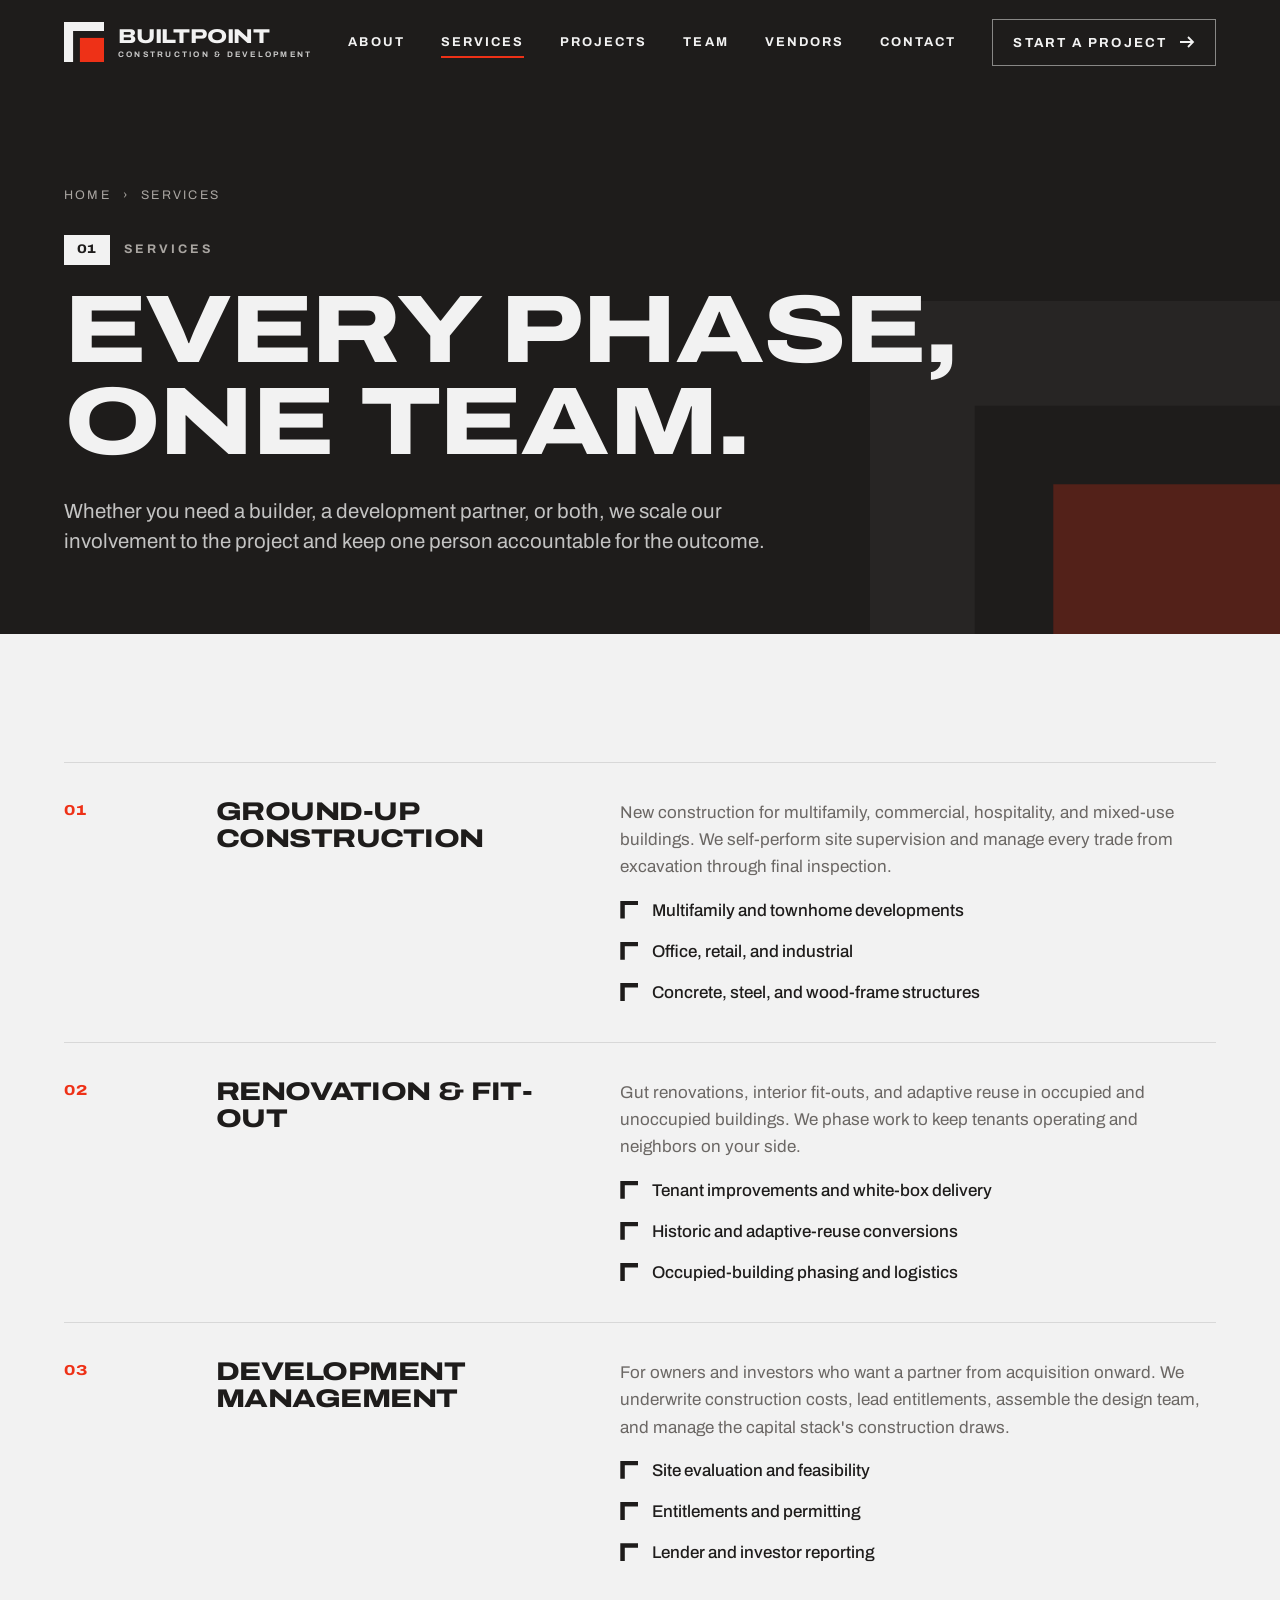
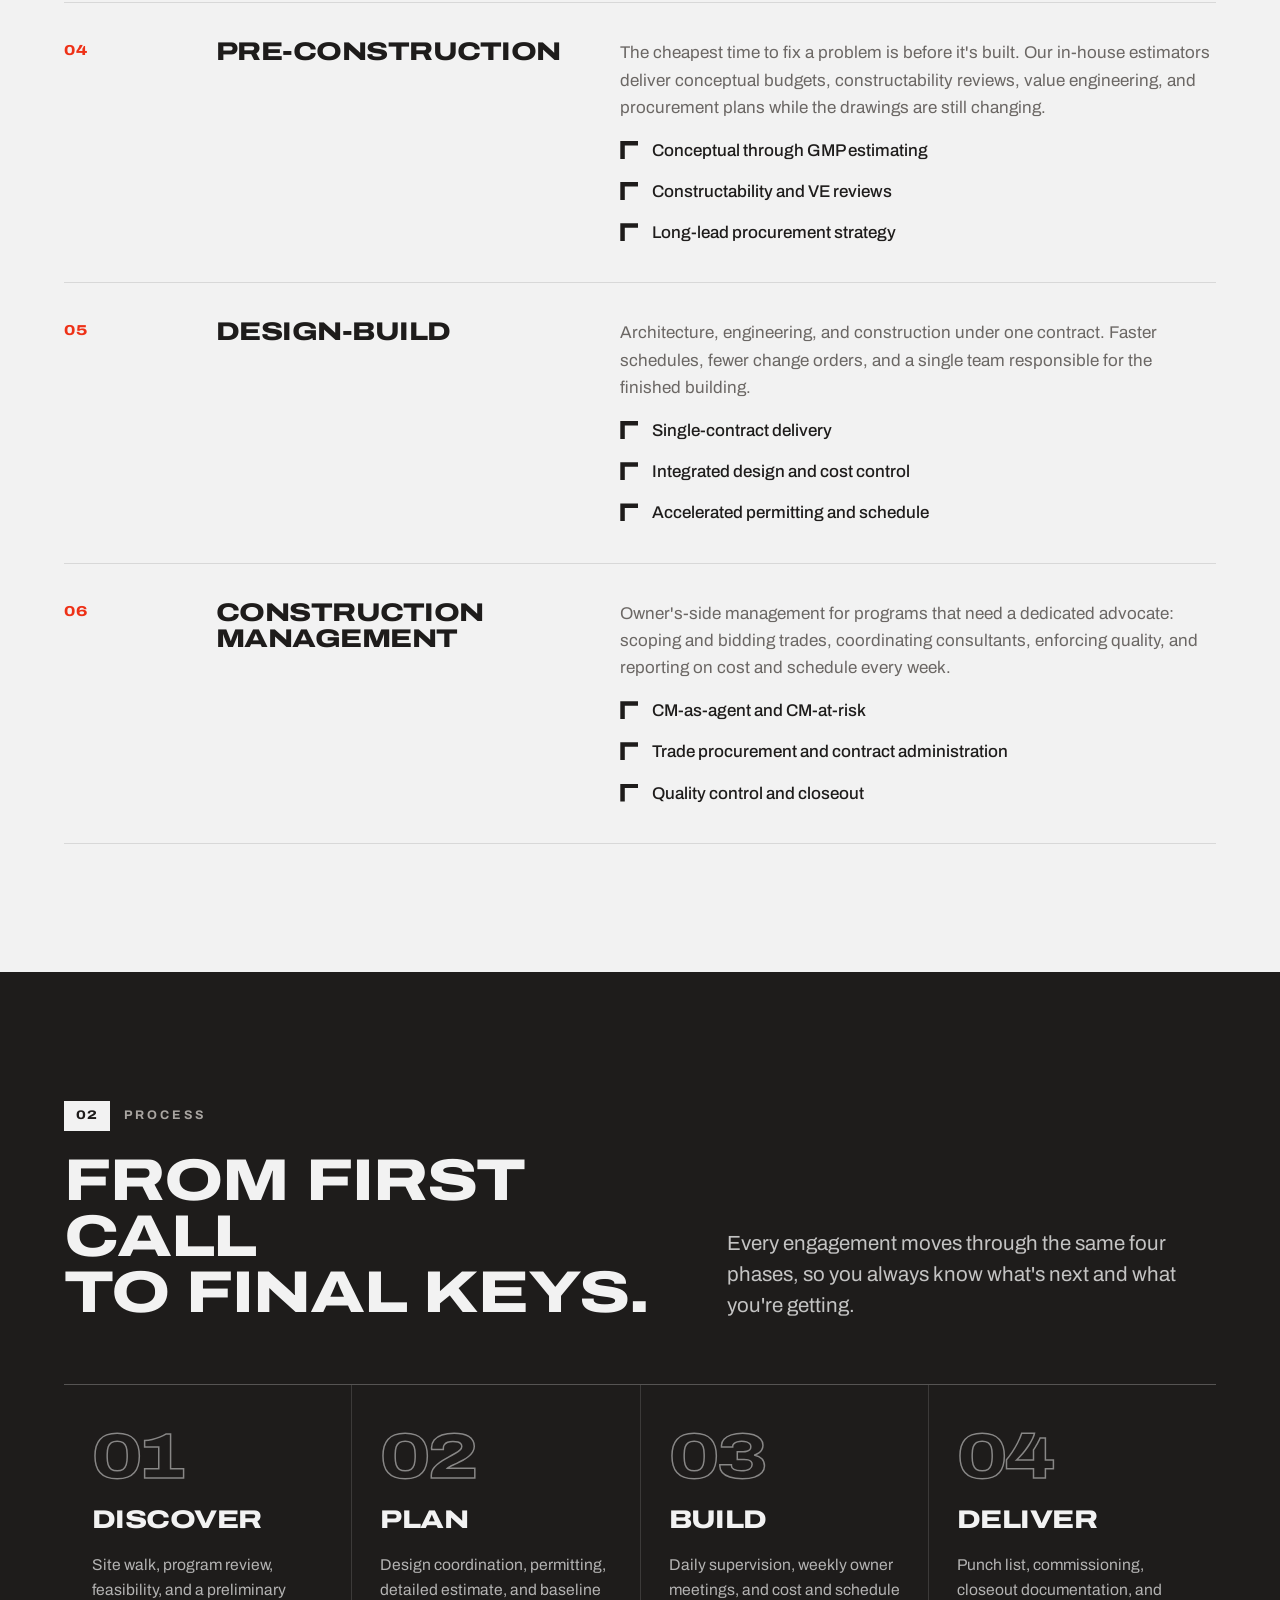
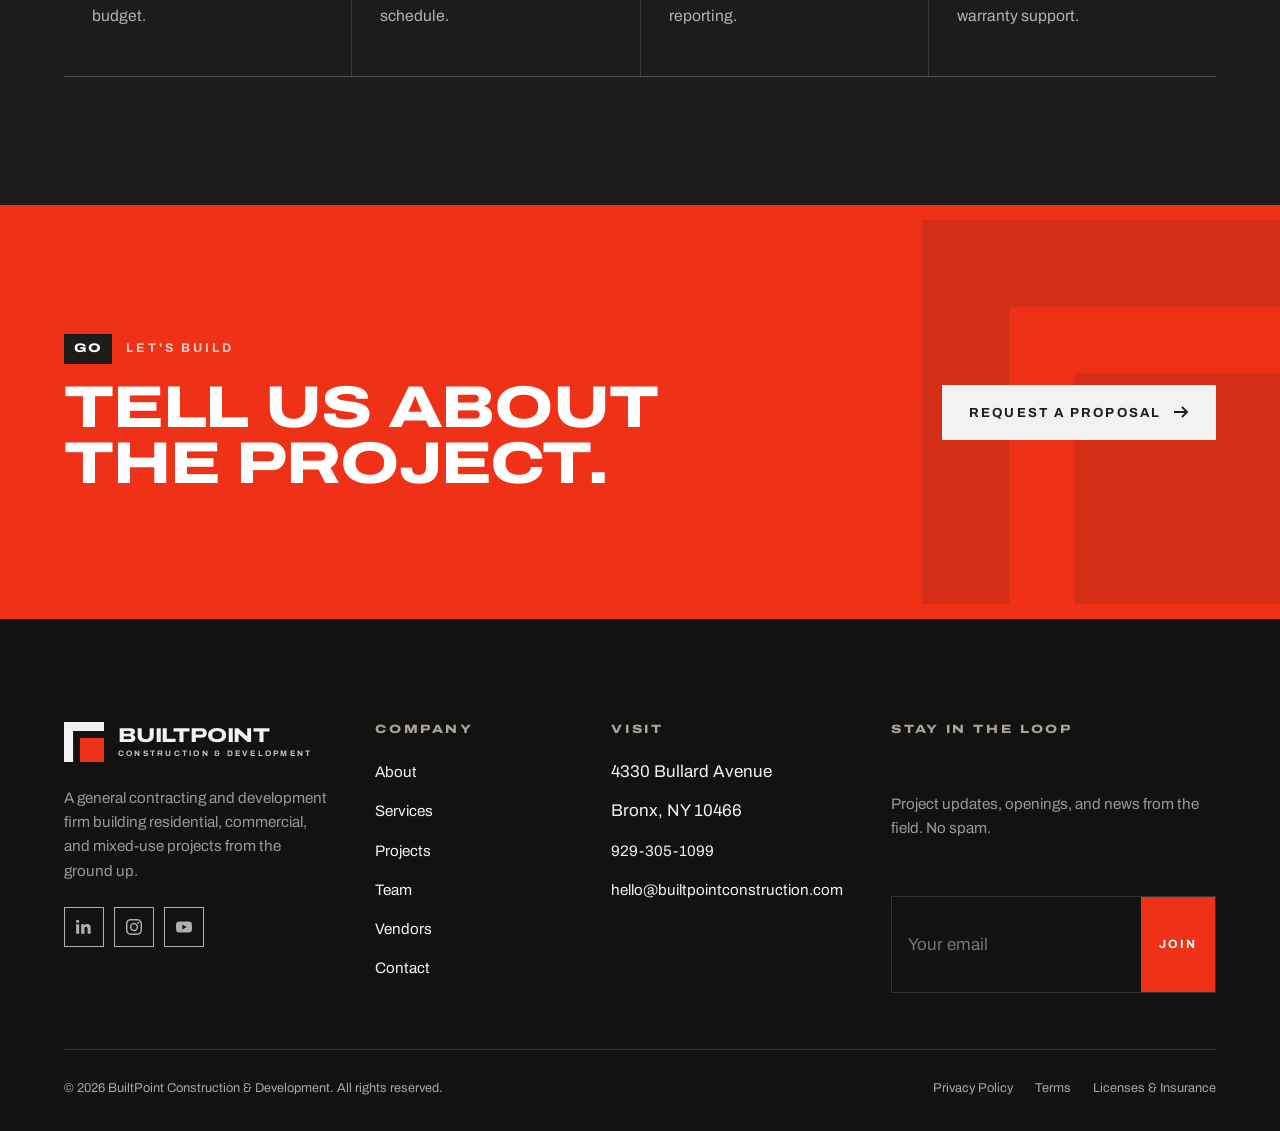
<file: services.html>
<!doctype html>
<html lang="en">
<head>
  <meta charset="utf-8">
  <meta name="viewport" content="width=device-width, initial-scale=1">
  <title>Services — BuiltPoint Construction & Development</title>
  <meta name="description" content="Ground-up construction, renovation and fit-out, development management, pre-construction, design-build, and construction management from one accountable team.">
  <meta name="theme-color" content="#1e1c1b">
  <link rel="icon" type="image/svg+xml" href="favicon.svg">
  <link rel="preconnect" href="https://fonts.googleapis.com">
  <link rel="preconnect" href="https://fonts.gstatic.com" crossorigin>
  <link href="https://fonts.googleapis.com/css2?family=Archivo:wdth,wght@100..125,400..900&display=swap" rel="stylesheet">
  <link rel="stylesheet" href="css/styles.css">
  <meta property="og:title" content="Services — BuiltPoint Construction & Development">
  <meta property="og:description" content="Ground-up construction, renovation and fit-out, development management, pre-construction, design-build, and construction management from one accountable team.">
  <meta property="og:type" content="website">
</head>
<body>
<header class="site-header">
  <div class="container">
    <a class="logo" href="index.html" aria-label="BuiltPoint Construction &amp; Development — home">
      <span class="logo__mark"><svg viewBox="0 0 176 176" aria-hidden="true"><path class="l" d="M0 0h176v40H40v136H0z"/><rect class="pt" x="70" y="70" width="106" height="106"/></svg></span>
      <span class="logo__word"><span class="logo__name">BuiltPoint</span><span class="logo__sub">Construction &amp; Development</span></span>
    </a>
    <nav class="nav" aria-label="Primary">
        <a href="about.html">About</a>
        <a href="services.html" aria-current="page">Services</a>
        <a href="projects.html">Projects</a>
        <a href="team.html">Team</a>
        <a href="vendors.html">Vendors</a>
        <a href="contact.html">Contact</a>
    </nav>
    <a class="btn btn--ghost header-cta" href="contact.html">Start a project <svg viewBox="0 0 16 16" fill="none" stroke="currentColor" stroke-width="1.8" aria-hidden="true"><path d="M1 8h13M9 3l5 5-5 5"/></svg></a>
    <button class="burger" aria-label="Open menu" aria-expanded="false" aria-controls="menu"><span></span><span></span><span></span></button>
  </div>
</header>
<div class="menu" id="menu">
  <nav class="menu__links" aria-label="Mobile">
    <a href="about.html">About</a>
    <a href="services.html" aria-current="page">Services</a>
    <a href="projects.html">Projects</a>
    <a href="team.html">Team</a>
    <a href="vendors.html">Vendors</a>
    <a href="contact.html">Contact</a>
  </nav>
  <div class="menu__meta">
    <div>
      <strong>BuiltPoint Construction &amp; Development</strong><br>
      4330 Bullard Avenue<br>Bronx, NY 10466<br>
      <a href="tel:+19293051099">929-305-1099</a> · <a href="mailto:hello@builtpointconstruction.com">hello@builtpointconstruction.com</a>
    </div>
    <div class="social">
  <a href="#" aria-label="LinkedIn"><svg viewBox="0 0 24 24"><path d="M4.98 3.5C4.98 4.88 3.87 6 2.5 6S0 4.88 0 3.5 1.12 1 2.5 1s2.48 1.12 2.48 2.5zM.2 8h4.6v14H.2V8zm7.6 0h4.4v1.9h.1c.6-1.1 2.1-2.3 4.3-2.3 4.6 0 5.4 3 5.4 6.9V22h-4.6v-6.6c0-1.6 0-3.6-2.2-3.6s-2.5 1.7-2.5 3.5V22H7.8V8z"/></svg></a>
  <a href="#" aria-label="Instagram"><svg viewBox="0 0 24 24"><path d="M12 2.2c3.2 0 3.6 0 4.8.1 1.2.1 1.8.2 2.2.4.6.2 1 .5 1.4.9.4.4.7.8.9 1.4.2.4.4 1 .4 2.2.1 1.3.1 1.6.1 4.8s0 3.6-.1 4.8c-.1 1.2-.2 1.8-.4 2.2-.2.6-.5 1-.9 1.4-.4.4-.8.7-1.4.9-.4.2-1 .4-2.2.4-1.3.1-1.6.1-4.8.1s-3.6 0-4.8-.1c-1.2-.1-1.8-.2-2.2-.4-.6-.2-1-.5-1.4-.9-.4-.4-.7-.8-.9-1.4-.2-.4-.4-1-.4-2.2-.1-1.3-.1-1.6-.1-4.8s0-3.6.1-4.8c.1-1.2.2-1.8.4-2.2.2-.6.5-1 .9-1.4.4-.4.8-.7 1.4-.9.4-.2 1-.4 2.2-.4 1.2-.1 1.6-.1 4.8-.1M12 0C8.7 0 8.3 0 7.1.1 5.8.1 4.9.3 4.1.6c-.8.3-1.5.7-2.1 1.4C1.3 2.6.9 3.3.6 4.1.3 4.9.1 5.8.1 7.1 0 8.3 0 8.7 0 12s0 3.7.1 4.9c.1 1.3.3 2.2.6 2.9.3.8.7 1.5 1.4 2.1.6.7 1.3 1.1 2.1 1.4.8.3 1.6.5 2.9.6 1.2.1 1.6.1 4.9.1s3.7 0 4.9-.1c1.3-.1 2.2-.3 2.9-.6.8-.3 1.5-.7 2.1-1.4.7-.6 1.1-1.3 1.4-2.1.3-.8.5-1.6.6-2.9.1-1.2.1-1.6.1-4.9s0-3.7-.1-4.9c-.1-1.3-.3-2.2-.6-2.9-.3-.8-.7-1.5-1.4-2.1-.6-.7-1.3-1.1-2.1-1.4-.8-.3-1.6-.5-2.9-.6C15.7 0 15.3 0 12 0zm0 5.8a6.2 6.2 0 1 0 0 12.4 6.2 6.2 0 0 0 0-12.4zM12 16a4 4 0 1 1 0-8 4 4 0 0 1 0 8zm6.4-11.8a1.4 1.4 0 1 0 0 2.9 1.4 1.4 0 0 0 0-2.9z"/></svg></a>
  <a href="#" aria-label="YouTube"><svg viewBox="0 0 24 24"><path d="M23.5 6.2a3 3 0 0 0-2.1-2.1C19.5 3.6 12 3.6 12 3.6s-7.5 0-9.4.5A3 3 0 0 0 .5 6.2C0 8.1 0 12 0 12s0 3.9.5 5.8a3 3 0 0 0 2.1 2.1c1.9.5 9.4.5 9.4.5s7.5 0 9.4-.5a3 3 0 0 0 2.1-2.1c.5-1.9.5-5.8.5-5.8s0-3.9-.5-5.8zM9.6 15.6V8.4l6.2 3.6-6.2 3.6z"/></svg></a>
</div>
  </div>
</div>
<main>
  <section class="page-hero on-dark">
    <div class="page-hero__mark"><svg viewBox="0 0 176 176" aria-hidden="true"><path class="l" d="M0 0h176v40H40v136H0z"/><rect class="pt" x="70" y="70" width="106" height="106"/></svg></div>
    <div class="container">
      <nav class="crumbs" aria-label="Breadcrumb"><a href="index.html">Home</a><span>›</span><span>Services</span></nav>
      <p class="eyebrow"><span class="tag">01</span> Services</p>
      <h1>Every phase, <br>one team.</h1>
      <p class="lead">Whether you need a builder, a development partner, or both, we scale our involvement to the project and keep one person accountable for the outcome.</p>
    </div>
  </section>

  <section class="section">
    <div class="container">
      <div class="values">
        <div class="value reveal" id="ground-up"><span class="value__num">01</span><h3>Ground-Up Construction</h3><div><p>New construction for multifamily, commercial, hospitality, and mixed-use buildings. We self-perform site supervision and manage every trade from excavation through final inspection.</p><ul class="checks mt-1"><li>Multifamily and townhome developments</li><li>Office, retail, and industrial</li><li>Concrete, steel, and wood-frame structures</li></ul></div></div>
        <div class="value reveal" id="renovation"><span class="value__num">02</span><h3>Renovation &amp; Fit-Out</h3><div><p>Gut renovations, interior fit-outs, and adaptive reuse in occupied and unoccupied buildings. We phase work to keep tenants operating and neighbors on your side.</p><ul class="checks mt-1"><li>Tenant improvements and white-box delivery</li><li>Historic and adaptive-reuse conversions</li><li>Occupied-building phasing and logistics</li></ul></div></div>
        <div class="value reveal" id="development"><span class="value__num">03</span><h3>Development Management</h3><div><p>For owners and investors who want a partner from acquisition onward. We underwrite construction costs, lead entitlements, assemble the design team, and manage the capital stack's construction draws.</p><ul class="checks mt-1"><li>Site evaluation and feasibility</li><li>Entitlements and permitting</li><li>Lender and investor reporting</li></ul></div></div>
        <div class="value reveal" id="preconstruction"><span class="value__num">04</span><h3>Pre-Construction</h3><div><p>The cheapest time to fix a problem is before it's built. Our in-house estimators deliver conceptual budgets, constructability reviews, value engineering, and procurement plans while the drawings are still changing.</p><ul class="checks mt-1"><li>Conceptual through GMP estimating</li><li>Constructability and VE reviews</li><li>Long-lead procurement strategy</li></ul></div></div>
        <div class="value reveal" id="design-build"><span class="value__num">05</span><h3>Design-Build</h3><div><p>Architecture, engineering, and construction under one contract. Faster schedules, fewer change orders, and a single team responsible for the finished building.</p><ul class="checks mt-1"><li>Single-contract delivery</li><li>Integrated design and cost control</li><li>Accelerated permitting and schedule</li></ul></div></div>
        <div class="value reveal" id="cm"><span class="value__num">06</span><h3>Construction Management</h3><div><p>Owner's-side management for programs that need a dedicated advocate: scoping and bidding trades, coordinating consultants, enforcing quality, and reporting on cost and schedule every week.</p><ul class="checks mt-1"><li>CM-as-agent and CM-at-risk</li><li>Trade procurement and contract administration</li><li>Quality control and closeout</li></ul></div></div>
      </div>
    </div>
  </section>

  <section class="section on-dark">
    <div class="container">
      <div class="section-head reveal">
        <div><p class="eyebrow"><span class="tag">02</span> Process</p><h2>From first call <br>to final keys.</h2></div>
        <p class="lead">Every engagement moves through the same four phases, so you always know what's next and what you're getting.</p>
      </div>
      <div class="steps">
        <div class="step reveal"><div class="step__num">01</div><h3>Discover</h3><p>Site walk, program review, feasibility, and a preliminary budget.</p></div>
        <div class="step reveal" data-delay="1"><div class="step__num">02</div><h3>Plan</h3><p>Design coordination, permitting, detailed estimate, and baseline schedule.</p></div>
        <div class="step reveal" data-delay="2"><div class="step__num">03</div><h3>Build</h3><p>Daily supervision, weekly owner meetings, and cost and schedule reporting.</p></div>
        <div class="step reveal" data-delay="3"><div class="step__num">04</div><h3>Deliver</h3><p>Punch list, commissioning, closeout documentation, and warranty support.</p></div>
      </div>
    </div>
  </section>

  <section class="section cta on-red">
    <div class="cta__mark"><svg viewBox="0 0 176 176" aria-hidden="true"><path class="l" d="M0 0h176v40H40v136H0z"/><rect class="pt" x="70" y="70" width="106" height="106"/></svg></div>
    <div class="container">
      <div class="reveal"><p class="eyebrow"><span class="tag">GO</span> Let's build</p><h2 class="mt-1">Tell us about the project.</h2></div>
      <div class="reveal" data-delay="1"><a class="btn btn--light" href="contact.html">Request a proposal <svg viewBox="0 0 16 16" fill="none" stroke="currentColor" stroke-width="1.8" aria-hidden="true"><path d="M1 8h13M9 3l5 5-5 5"/></svg></a></div>
    </div>
  </section>
</main>

<footer class="site-footer">
  <div class="container">
    <div class="footer__top">
      <div class="footer__brand">
        <a class="logo" href="index.html">
          <span class="logo__mark"><svg viewBox="0 0 176 176" aria-hidden="true"><path class="l" d="M0 0h176v40H40v136H0z"/><rect class="pt" x="70" y="70" width="106" height="106"/></svg></span>
          <span class="logo__word"><span class="logo__name">BuiltPoint</span><span class="logo__sub">Construction &amp; Development</span></span>
        </a>
        <p>A general contracting and development firm building residential, commercial, and mixed-use projects from the ground up.</p>
        <div class="social">
  <a href="#" aria-label="LinkedIn"><svg viewBox="0 0 24 24"><path d="M4.98 3.5C4.98 4.88 3.87 6 2.5 6S0 4.88 0 3.5 1.12 1 2.5 1s2.48 1.12 2.48 2.5zM.2 8h4.6v14H.2V8zm7.6 0h4.4v1.9h.1c.6-1.1 2.1-2.3 4.3-2.3 4.6 0 5.4 3 5.4 6.9V22h-4.6v-6.6c0-1.6 0-3.6-2.2-3.6s-2.5 1.7-2.5 3.5V22H7.8V8z"/></svg></a>
  <a href="#" aria-label="Instagram"><svg viewBox="0 0 24 24"><path d="M12 2.2c3.2 0 3.6 0 4.8.1 1.2.1 1.8.2 2.2.4.6.2 1 .5 1.4.9.4.4.7.8.9 1.4.2.4.4 1 .4 2.2.1 1.3.1 1.6.1 4.8s0 3.6-.1 4.8c-.1 1.2-.2 1.8-.4 2.2-.2.6-.5 1-.9 1.4-.4.4-.8.7-1.4.9-.4.2-1 .4-2.2.4-1.3.1-1.6.1-4.8.1s-3.6 0-4.8-.1c-1.2-.1-1.8-.2-2.2-.4-.6-.2-1-.5-1.4-.9-.4-.4-.7-.8-.9-1.4-.2-.4-.4-1-.4-2.2-.1-1.3-.1-1.6-.1-4.8s0-3.6.1-4.8c.1-1.2.2-1.8.4-2.2.2-.6.5-1 .9-1.4.4-.4.8-.7 1.4-.9.4-.2 1-.4 2.2-.4 1.2-.1 1.6-.1 4.8-.1M12 0C8.7 0 8.3 0 7.1.1 5.8.1 4.9.3 4.1.6c-.8.3-1.5.7-2.1 1.4C1.3 2.6.9 3.3.6 4.1.3 4.9.1 5.8.1 7.1 0 8.3 0 8.7 0 12s0 3.7.1 4.9c.1 1.3.3 2.2.6 2.9.3.8.7 1.5 1.4 2.1.6.7 1.3 1.1 2.1 1.4.8.3 1.6.5 2.9.6 1.2.1 1.6.1 4.9.1s3.7 0 4.9-.1c1.3-.1 2.2-.3 2.9-.6.8-.3 1.5-.7 2.1-1.4.7-.6 1.1-1.3 1.4-2.1.3-.8.5-1.6.6-2.9.1-1.2.1-1.6.1-4.9s0-3.7-.1-4.9c-.1-1.3-.3-2.2-.6-2.9-.3-.8-.7-1.5-1.4-2.1-.6-.7-1.3-1.1-2.1-1.4-.8-.3-1.6-.5-2.9-.6C15.7 0 15.3 0 12 0zm0 5.8a6.2 6.2 0 1 0 0 12.4 6.2 6.2 0 0 0 0-12.4zM12 16a4 4 0 1 1 0-8 4 4 0 0 1 0 8zm6.4-11.8a1.4 1.4 0 1 0 0 2.9 1.4 1.4 0 0 0 0-2.9z"/></svg></a>
  <a href="#" aria-label="YouTube"><svg viewBox="0 0 24 24"><path d="M23.5 6.2a3 3 0 0 0-2.1-2.1C19.5 3.6 12 3.6 12 3.6s-7.5 0-9.4.5A3 3 0 0 0 .5 6.2C0 8.1 0 12 0 12s0 3.9.5 5.8a3 3 0 0 0 2.1 2.1c1.9.5 9.4.5 9.4.5s7.5 0 9.4-.5a3 3 0 0 0 2.1-2.1c.5-1.9.5-5.8.5-5.8s0-3.9-.5-5.8zM9.6 15.6V8.4l6.2 3.6-6.2 3.6z"/></svg></a>
</div>
      </div>
      <div class="footer__col">
        <h4>Company</h4>
        <ul>
          <li><a href="about.html">About</a></li>
          <li><a href="services.html">Services</a></li>
          <li><a href="projects.html">Projects</a></li>
          <li><a href="team.html">Team</a></li>
          <li><a href="vendors.html">Vendors</a></li>
          <li><a href="contact.html">Contact</a></li>
        </ul>
      </div>
      <div class="footer__col">
        <h4>Visit</h4>
        <ul>
          <li>4330 Bullard Avenue</li>
          <li>Bronx, NY 10466</li>
          <li><a href="tel:+19293051099">929-305-1099</a></li>
          <li><a href="mailto:hello@builtpointconstruction.com">hello@builtpointconstruction.com</a></li>
        </ul>
      </div>
      <div class="newsletter">
        <h4 class="footer__col-title" style="font-size:.75rem;letter-spacing:.22em;color:var(--mute-light)">Stay in the loop</h4>
        <p>Project updates, openings, and news from the field. No spam.</p>
        <form data-form data-subject="Newsletter signup from the website" data-success="Subscribed. Welcome aboard.">
          <input type="checkbox" name="botcheck" class="sr-only" tabindex="-1" autocomplete="off" aria-hidden="true">
          <label class="sr-only" for="nl-email">Email address</label>
          <input id="nl-email" type="email" name="email" placeholder="Your email" required>
          <button type="submit">Join</button>
        </form>
        <div class="form__status" role="status"></div>
      </div>
    </div>
    <div class="footer__bottom">
      <div>© <span data-year>2026</span> BuiltPoint Construction &amp; Development. All rights reserved.</div>
      <div class="footer__legal">
        <a href="#">Privacy Policy</a>
        <a href="#">Terms</a>
        <a href="#">Licenses &amp; Insurance</a>
      </div>
    </div>
  </div>
</footer>
<script src="js/main.js"></script>
</body>
</html>
</file>
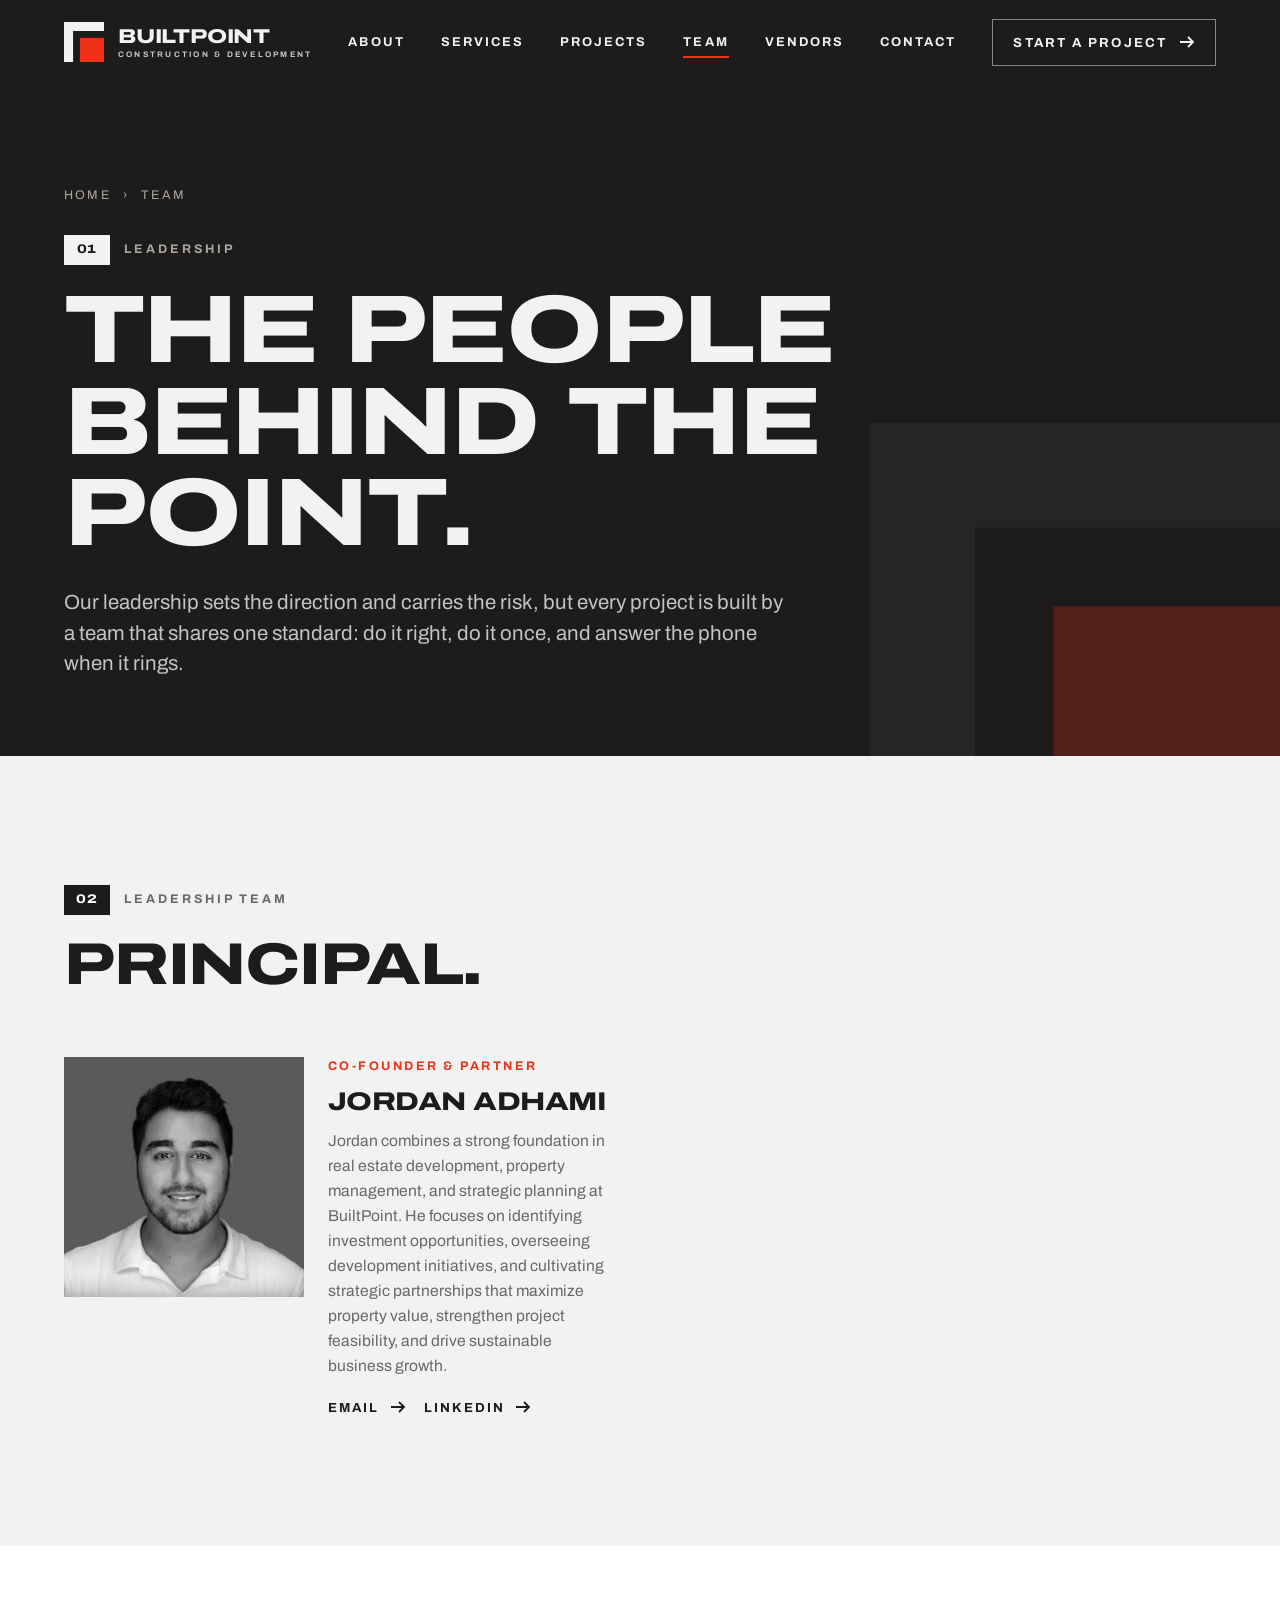
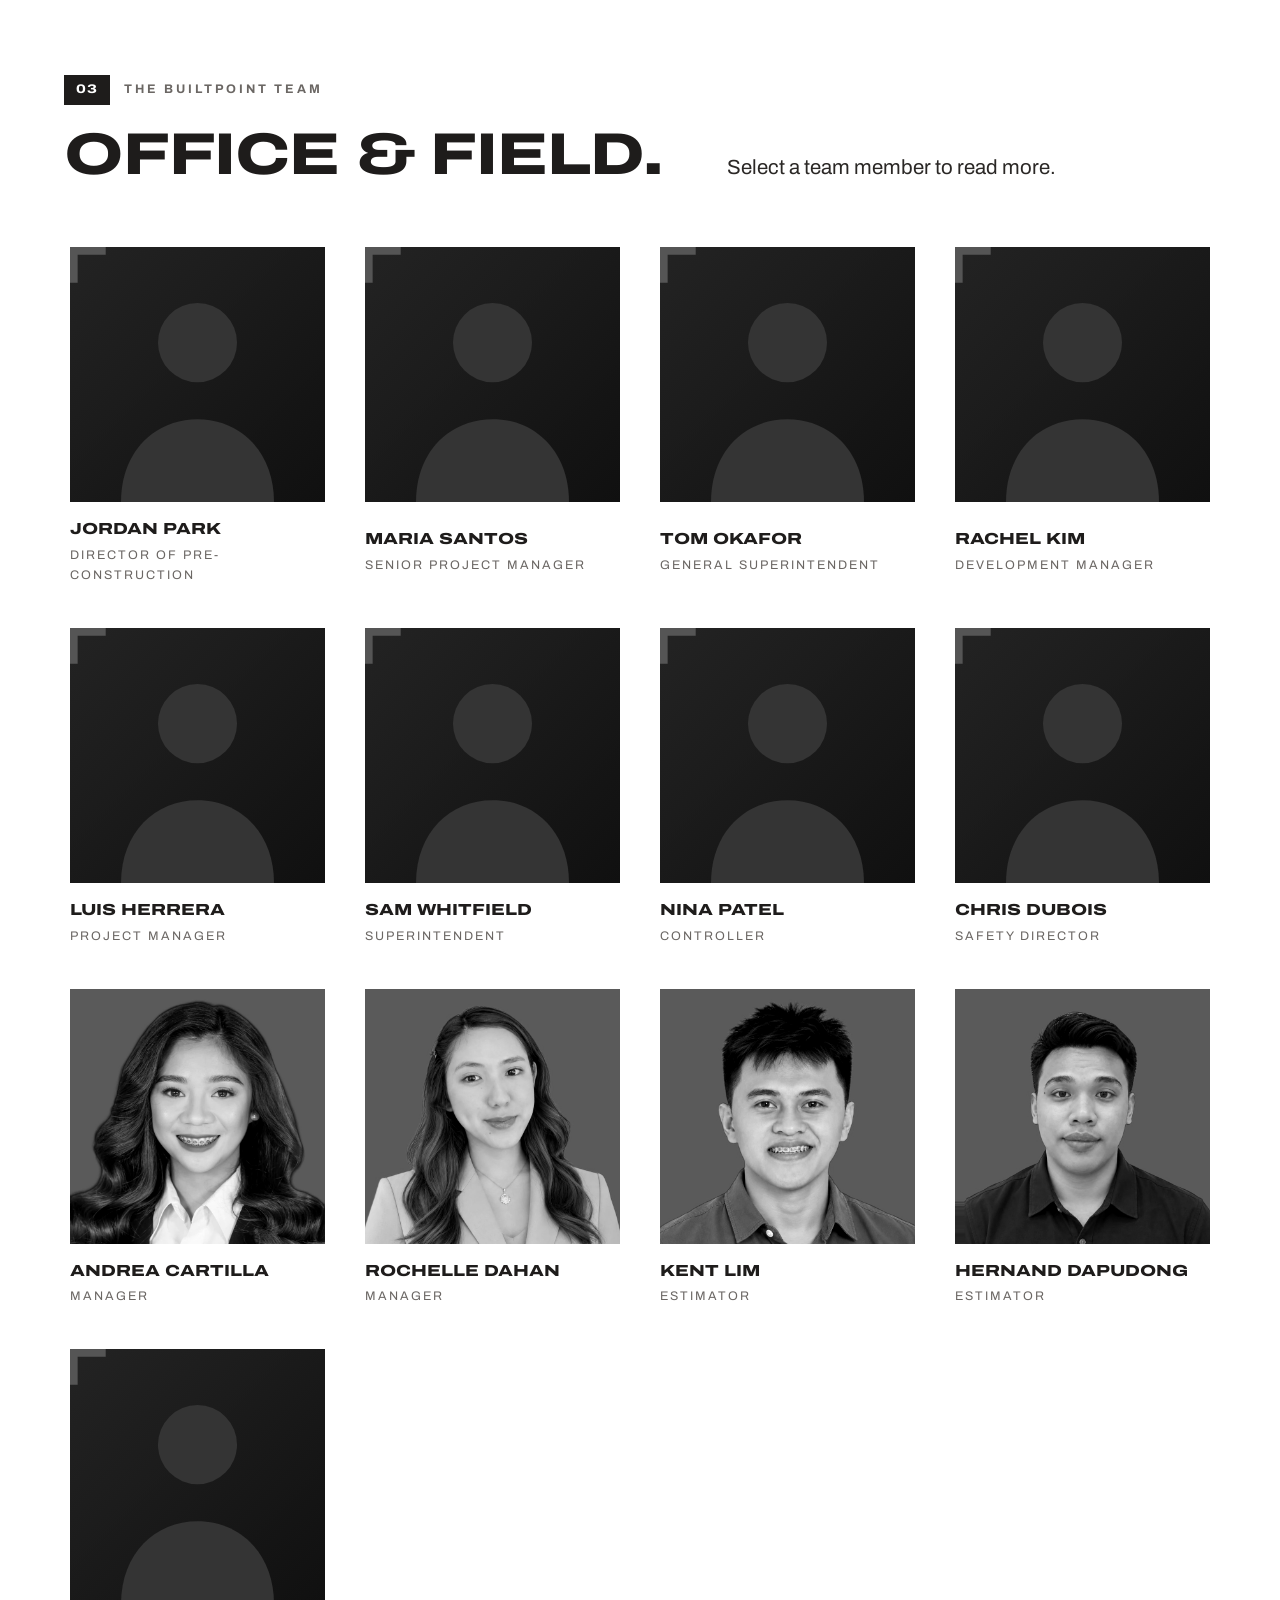
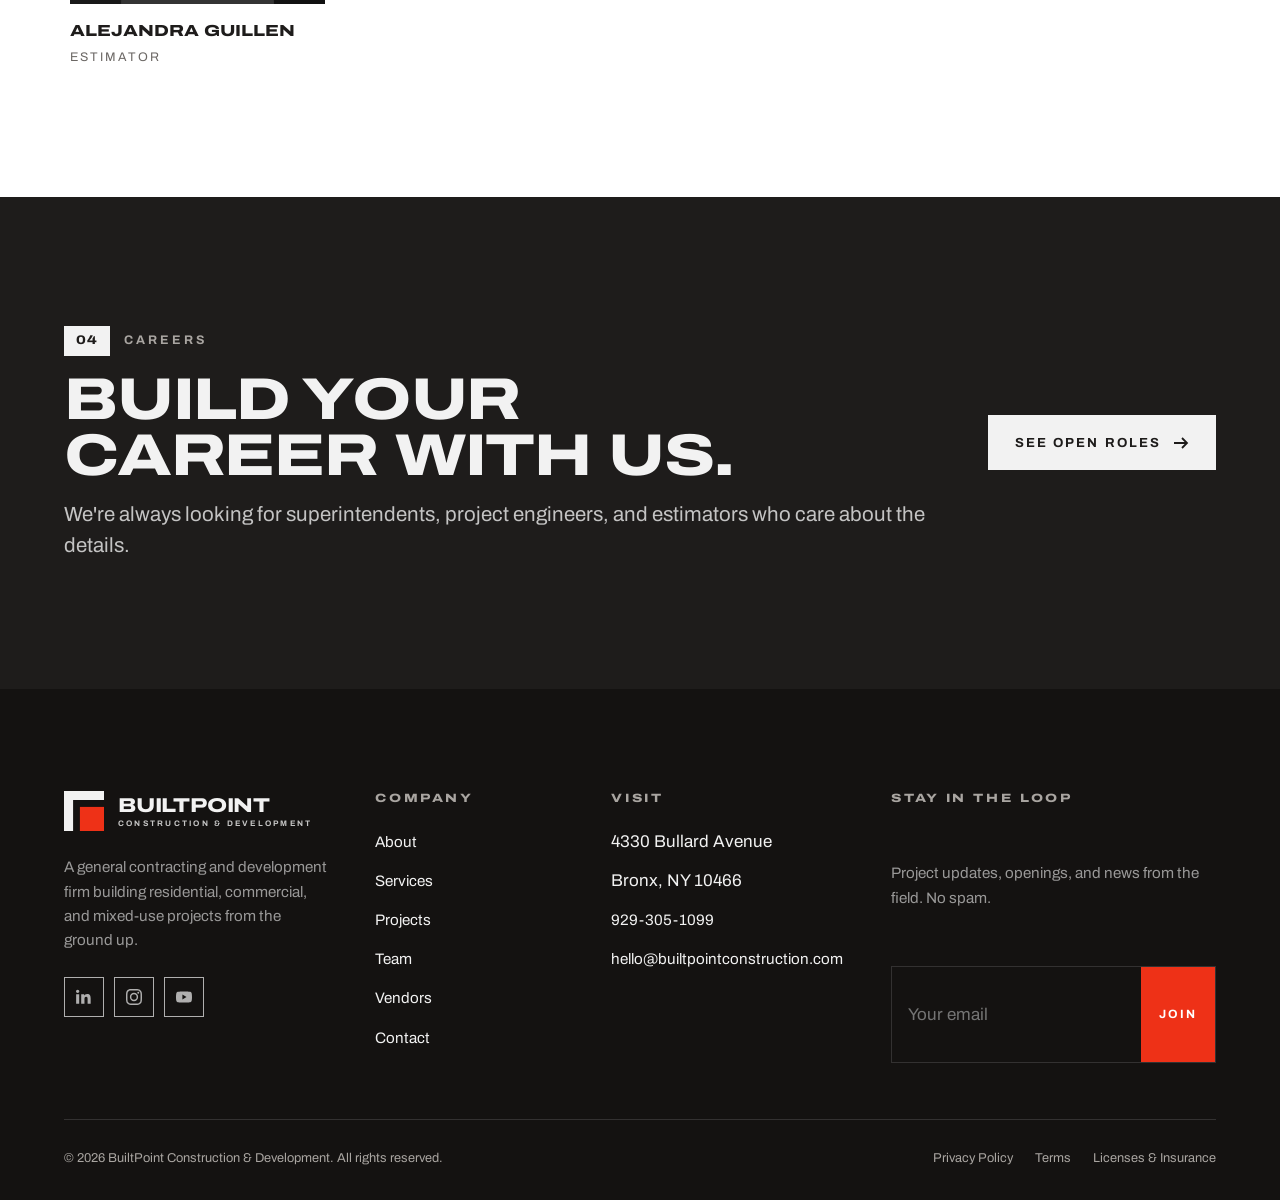
<file: team.html>
<!doctype html>
<html lang="en">
<head>
  <meta charset="utf-8">
  <meta name="viewport" content="width=device-width, initial-scale=1">
  <title>Team — BuiltPoint Construction & Development</title>
  <meta name="description" content="Meet the leadership and field team behind BuiltPoint Construction & Development.">
  <meta name="theme-color" content="#1e1c1b">
  <link rel="icon" type="image/svg+xml" href="favicon.svg">
  <link rel="preconnect" href="https://fonts.googleapis.com">
  <link rel="preconnect" href="https://fonts.gstatic.com" crossorigin>
  <link href="https://fonts.googleapis.com/css2?family=Archivo:wdth,wght@100..125,400..900&display=swap" rel="stylesheet">
  <link rel="stylesheet" href="css/styles.css">
  <meta property="og:title" content="Team — BuiltPoint Construction & Development">
  <meta property="og:description" content="Meet the leadership and field team behind BuiltPoint Construction & Development.">
  <meta property="og:type" content="website">
</head>
<body>
<header class="site-header">
  <div class="container">
    <a class="logo" href="index.html" aria-label="BuiltPoint Construction &amp; Development — home">
      <span class="logo__mark"><svg viewBox="0 0 176 176" aria-hidden="true"><path class="l" d="M0 0h176v40H40v136H0z"/><rect class="pt" x="70" y="70" width="106" height="106"/></svg></span>
      <span class="logo__word"><span class="logo__name">BuiltPoint</span><span class="logo__sub">Construction &amp; Development</span></span>
    </a>
    <nav class="nav" aria-label="Primary">
        <a href="about.html">About</a>
        <a href="services.html">Services</a>
        <a href="projects.html">Projects</a>
        <a href="team.html" aria-current="page">Team</a>
        <a href="vendors.html">Vendors</a>
        <a href="contact.html">Contact</a>
    </nav>
    <a class="btn btn--ghost header-cta" href="contact.html">Start a project <svg viewBox="0 0 16 16" fill="none" stroke="currentColor" stroke-width="1.8" aria-hidden="true"><path d="M1 8h13M9 3l5 5-5 5"/></svg></a>
    <button class="burger" aria-label="Open menu" aria-expanded="false" aria-controls="menu"><span></span><span></span><span></span></button>
  </div>
</header>
<div class="menu" id="menu">
  <nav class="menu__links" aria-label="Mobile">
    <a href="about.html">About</a>
    <a href="services.html">Services</a>
    <a href="projects.html">Projects</a>
    <a href="team.html" aria-current="page">Team</a>
    <a href="vendors.html">Vendors</a>
    <a href="contact.html">Contact</a>
  </nav>
  <div class="menu__meta">
    <div>
      <strong>BuiltPoint Construction &amp; Development</strong><br>
      4330 Bullard Avenue<br>Bronx, NY 10466<br>
      <a href="tel:+19293051099">929-305-1099</a> · <a href="mailto:hello@builtpointconstruction.com">hello@builtpointconstruction.com</a>
    </div>
    <div class="social">
  <a href="#" aria-label="LinkedIn"><svg viewBox="0 0 24 24"><path d="M4.98 3.5C4.98 4.88 3.87 6 2.5 6S0 4.88 0 3.5 1.12 1 2.5 1s2.48 1.12 2.48 2.5zM.2 8h4.6v14H.2V8zm7.6 0h4.4v1.9h.1c.6-1.1 2.1-2.3 4.3-2.3 4.6 0 5.4 3 5.4 6.9V22h-4.6v-6.6c0-1.6 0-3.6-2.2-3.6s-2.5 1.7-2.5 3.5V22H7.8V8z"/></svg></a>
  <a href="#" aria-label="Instagram"><svg viewBox="0 0 24 24"><path d="M12 2.2c3.2 0 3.6 0 4.8.1 1.2.1 1.8.2 2.2.4.6.2 1 .5 1.4.9.4.4.7.8.9 1.4.2.4.4 1 .4 2.2.1 1.3.1 1.6.1 4.8s0 3.6-.1 4.8c-.1 1.2-.2 1.8-.4 2.2-.2.6-.5 1-.9 1.4-.4.4-.8.7-1.4.9-.4.2-1 .4-2.2.4-1.3.1-1.6.1-4.8.1s-3.6 0-4.8-.1c-1.2-.1-1.8-.2-2.2-.4-.6-.2-1-.5-1.4-.9-.4-.4-.7-.8-.9-1.4-.2-.4-.4-1-.4-2.2-.1-1.3-.1-1.6-.1-4.8s0-3.6.1-4.8c.1-1.2.2-1.8.4-2.2.2-.6.5-1 .9-1.4.4-.4.8-.7 1.4-.9.4-.2 1-.4 2.2-.4 1.2-.1 1.6-.1 4.8-.1M12 0C8.7 0 8.3 0 7.1.1 5.8.1 4.9.3 4.1.6c-.8.3-1.5.7-2.1 1.4C1.3 2.6.9 3.3.6 4.1.3 4.9.1 5.8.1 7.1 0 8.3 0 8.7 0 12s0 3.7.1 4.9c.1 1.3.3 2.2.6 2.9.3.8.7 1.5 1.4 2.1.6.7 1.3 1.1 2.1 1.4.8.3 1.6.5 2.9.6 1.2.1 1.6.1 4.9.1s3.7 0 4.9-.1c1.3-.1 2.2-.3 2.9-.6.8-.3 1.5-.7 2.1-1.4.7-.6 1.1-1.3 1.4-2.1.3-.8.5-1.6.6-2.9.1-1.2.1-1.6.1-4.9s0-3.7-.1-4.9c-.1-1.3-.3-2.2-.6-2.9-.3-.8-.7-1.5-1.4-2.1-.6-.7-1.3-1.1-2.1-1.4-.8-.3-1.6-.5-2.9-.6C15.7 0 15.3 0 12 0zm0 5.8a6.2 6.2 0 1 0 0 12.4 6.2 6.2 0 0 0 0-12.4zM12 16a4 4 0 1 1 0-8 4 4 0 0 1 0 8zm6.4-11.8a1.4 1.4 0 1 0 0 2.9 1.4 1.4 0 0 0 0-2.9z"/></svg></a>
  <a href="#" aria-label="YouTube"><svg viewBox="0 0 24 24"><path d="M23.5 6.2a3 3 0 0 0-2.1-2.1C19.5 3.6 12 3.6 12 3.6s-7.5 0-9.4.5A3 3 0 0 0 .5 6.2C0 8.1 0 12 0 12s0 3.9.5 5.8a3 3 0 0 0 2.1 2.1c1.9.5 9.4.5 9.4.5s7.5 0 9.4-.5a3 3 0 0 0 2.1-2.1c.5-1.9.5-5.8.5-5.8s0-3.9-.5-5.8zM9.6 15.6V8.4l6.2 3.6-6.2 3.6z"/></svg></a>
</div>
  </div>
</div>
<main>
  <section class="page-hero on-dark">
    <div class="page-hero__mark"><svg viewBox="0 0 176 176" aria-hidden="true"><path class="l" d="M0 0h176v40H40v136H0z"/><rect class="pt" x="70" y="70" width="106" height="106"/></svg></div>
    <div class="container">
      <nav class="crumbs" aria-label="Breadcrumb"><a href="index.html">Home</a><span>›</span><span>Team</span></nav>
      <p class="eyebrow"><span class="tag">01</span> Leadership</p>
      <h1>The people <br>behind the point.</h1>
      <p class="lead">Our leadership sets the direction and carries the risk, but every project is built by a team that shares one standard: do it right, do it once, and answer the phone when it rings.</p>
    </div>
  </section>

  <section class="section">
    <div class="container">
      <div class="section-head reveal">
        <div><p class="eyebrow"><span class="tag">02</span> Leadership team</p><h2>Principal.</h2></div>
      </div>
      <div class="leaders">
        <article class="leader reveal">
          <div class="leader__photo"><img src="assets/team/jordan.jpg" alt="Jordan Adhami, co-founder of BuiltPoint"></div>
          <div class="leader__body">
            <span class="leader__title">Co-Founder &amp; Partner</span>
            <h3>Jordan Adhami</h3>
            <p>Jordan combines a strong foundation in real estate development, property management, and strategic planning at BuiltPoint. He focuses on identifying investment opportunities, overseeing development initiatives, and cultivating strategic partnerships that maximize property value, strengthen project feasibility, and drive sustainable business growth.</p>
            <div class="leader__links"><a class="link-arrow" href="mailto:jordan@builtpointconstruction.com">Email <svg viewBox="0 0 16 16" fill="none" stroke="currentColor" stroke-width="1.8" aria-hidden="true"><path d="M1 8h13M9 3l5 5-5 5"/></svg></a><a class="link-arrow" href="#">LinkedIn <svg viewBox="0 0 16 16" fill="none" stroke="currentColor" stroke-width="1.8" aria-hidden="true"><path d="M1 8h13M9 3l5 5-5 5"/></svg></a></div>
          </div>
        </article>
      </div>
    </div>
  </section>

  <section class="section on-white">
    <div class="container">
      <div class="section-head reveal">
        <div><p class="eyebrow"><span class="tag">03</span> The BuiltPoint team</p><h2>Office &amp; field.</h2></div>
        <p class="lead">Select a team member to read more.</p>
      </div>
      <div class="team">
        <button class="member reveal" data-name="Jordan Park" data-role="Director of Pre-Construction" data-bio="Jordan leads estimating and value engineering, turning early sketches into budgets owners can finance. Fourteen years in cost management across multifamily and commercial work.">
          <div class="member__photo"><img src="assets/team/placeholder.svg" alt="Jordan Park"></div>
          <div><div class="member__name">Jordan Park</div><div class="member__role">Director of Pre-Construction</div></div>
        </button>
        <button class="member reveal" data-delay="1" data-name="Maria Santos" data-role="Senior Project Manager" data-bio="Maria runs the firm's largest mixed-use projects, coordinating design teams, trades, and lender reporting from GMP through closeout.">
          <div class="member__photo"><img src="assets/team/placeholder.svg" alt="Maria Santos"></div>
          <div><div class="member__name">Maria Santos</div><div class="member__role">Senior Project Manager</div></div>
        </button>
        <button class="member reveal" data-delay="2" data-name="Tom Okafor" data-role="General Superintendent" data-bio="Tom oversees every BuiltPoint job site, mentoring superintendents and enforcing the safety and quality standards the firm is known for. Thirty years in the field.">
          <div class="member__photo"><img src="assets/team/placeholder.svg" alt="Tom Okafor"></div>
          <div><div class="member__name">Tom Okafor</div><div class="member__role">General Superintendent</div></div>
        </button>
        <button class="member reveal" data-delay="3" data-name="Rachel Kim" data-role="Development Manager" data-bio="Rachel manages entitlements, feasibility, and capital partner relationships for BuiltPoint's development projects.">
          <div class="member__photo"><img src="assets/team/placeholder.svg" alt="Rachel Kim"></div>
          <div><div class="member__name">Rachel Kim</div><div class="member__role">Development Manager</div></div>
        </button>
        <button class="member reveal" data-name="Luis Herrera" data-role="Project Manager" data-bio="Luis manages renovation and fit-out projects in occupied buildings, where phasing and communication make or break the schedule.">
          <div class="member__photo"><img src="assets/team/placeholder.svg" alt="Luis Herrera"></div>
          <div><div class="member__name">Luis Herrera</div><div class="member__role">Project Manager</div></div>
        </button>
        <button class="member reveal" data-delay="1" data-name="Sam Whitfield" data-role="Superintendent" data-bio="Sam runs day-to-day site operations on residential projects, from excavation through final inspection.">
          <div class="member__photo"><img src="assets/team/placeholder.svg" alt="Sam Whitfield"></div>
          <div><div class="member__name">Sam Whitfield</div><div class="member__role">Superintendent</div></div>
        </button>
        <button class="member reveal" data-delay="2" data-name="Nina Patel" data-role="Controller" data-bio="Nina owns job cost accounting, draw requests, and the weekly cost reports that go to every owner.">
          <div class="member__photo"><img src="assets/team/placeholder.svg" alt="Nina Patel"></div>
          <div><div class="member__name">Nina Patel</div><div class="member__role">Controller</div></div>
        </button>
        <button class="member reveal" data-delay="3" data-name="Chris Dubois" data-role="Safety Director" data-bio="Chris writes the site-specific safety plan for every project and audits each site weekly. OSHA 500 certified.">
          <div class="member__photo"><img src="assets/team/placeholder.svg" alt="Chris Dubois"></div>
          <div><div class="member__name">Chris Dubois</div><div class="member__role">Safety Director</div></div>
        </button>
        <button class="member reveal" data-name="Andrea Cartilla" data-role="Manager" data-bio="Andrea keeps the office running, coordinating schedules, paperwork, and communication between owners, the project team, and the field.">
          <div class="member__photo"><img src="assets/team/andrea-cartilla.jpg" alt="Andrea Cartilla"></div>
          <div><div class="member__name">Andrea Cartilla</div><div class="member__role">Manager</div></div>
        </button>

        <button class="member reveal" data-delay="1" data-name="Rochelle Dahan" data-role="Manager" data-bio="Rochelle manages day-to-day operations, keeping projects organized and owners informed from the first meeting through closeout.">
          <div class="member__photo"><img src="assets/team/rochelle-dahan.jpg" alt="Rochelle Dahan"></div>
          <div><div class="member__name">Rochelle Dahan</div><div class="member__role">Manager</div></div>
        </button>

        <button class="member reveal" data-delay="2" data-name="Kent Lim" data-role="Estimator" data-bio="Kent prepares cost estimates and quantity takeoffs, helping owners understand what a project will cost before work begins.">
          <div class="member__photo"><img src="assets/team/kent-lim.jpg" alt="Kent Lim"></div>
          <div><div class="member__name">Kent Lim</div><div class="member__role">Estimator</div></div>
        </button>

        <button class="member reveal" data-delay="3" data-name="Hernand Dapudong" data-role="Estimator" data-bio="Hernand works on takeoffs, pricing, and bid packages, turning drawings into clear numbers owners can plan around.">
          <div class="member__photo"><img src="assets/team/hernand-dapudong.jpg" alt="Hernand Dapudong"></div>
          <div><div class="member__name">Hernand Dapudong</div><div class="member__role">Estimator</div></div>
        </button>
        <button class="member reveal" data-name="Alejandra Guillen" data-role="Estimator" data-bio="Alejandra builds detailed estimates and reviews subcontractor bids so every budget is complete, accurate, and competitive.">
          <div class="member__photo"><img src="assets/team/placeholder.svg" alt="Alejandra Guillen"></div>
          <div><div class="member__name">Alejandra Guillen</div><div class="member__role">Estimator</div></div>
        </button>

      </div>
    </div>
  </section>

  <section class="section cta on-dark">
    <div class="container">
      <div class="reveal"><p class="eyebrow"><span class="tag">04</span> Careers</p><h2 class="mt-1">Build your career with us.</h2><p class="lead mt-1">We're always looking for superintendents, project engineers, and estimators who care about the details.</p></div>
      <div class="reveal" data-delay="1"><a class="btn btn--light" href="contact.html">See open roles <svg viewBox="0 0 16 16" fill="none" stroke="currentColor" stroke-width="1.8" aria-hidden="true"><path d="M1 8h13M9 3l5 5-5 5"/></svg></a></div>
    </div>
  </section>

  <div class="modal" id="member-modal" aria-hidden="true" role="dialog" aria-modal="true" aria-labelledby="modal-name">
    <div class="modal__backdrop"></div>
    <div class="modal__panel">
      <div class="modal__photo"><img src="assets/team/placeholder.svg" alt=""></div>
      <div class="modal__body">
        <span class="leader__title modal__role"></span>
        <h3 class="modal__name" id="modal-name"></h3>
        <p class="modal__bio"></p>
      </div>
      <button class="modal__close" aria-label="Close"><svg viewBox="0 0 16 16" width="16" height="16" fill="none" stroke="currentColor" stroke-width="1.8"><path d="M2 2l12 12M14 2L2 14"/></svg></button>
    </div>
  </div>
</main>

<footer class="site-footer">
  <div class="container">
    <div class="footer__top">
      <div class="footer__brand">
        <a class="logo" href="index.html">
          <span class="logo__mark"><svg viewBox="0 0 176 176" aria-hidden="true"><path class="l" d="M0 0h176v40H40v136H0z"/><rect class="pt" x="70" y="70" width="106" height="106"/></svg></span>
          <span class="logo__word"><span class="logo__name">BuiltPoint</span><span class="logo__sub">Construction &amp; Development</span></span>
        </a>
        <p>A general contracting and development firm building residential, commercial, and mixed-use projects from the ground up.</p>
        <div class="social">
  <a href="#" aria-label="LinkedIn"><svg viewBox="0 0 24 24"><path d="M4.98 3.5C4.98 4.88 3.87 6 2.5 6S0 4.88 0 3.5 1.12 1 2.5 1s2.48 1.12 2.48 2.5zM.2 8h4.6v14H.2V8zm7.6 0h4.4v1.9h.1c.6-1.1 2.1-2.3 4.3-2.3 4.6 0 5.4 3 5.4 6.9V22h-4.6v-6.6c0-1.6 0-3.6-2.2-3.6s-2.5 1.7-2.5 3.5V22H7.8V8z"/></svg></a>
  <a href="#" aria-label="Instagram"><svg viewBox="0 0 24 24"><path d="M12 2.2c3.2 0 3.6 0 4.8.1 1.2.1 1.8.2 2.2.4.6.2 1 .5 1.4.9.4.4.7.8.9 1.4.2.4.4 1 .4 2.2.1 1.3.1 1.6.1 4.8s0 3.6-.1 4.8c-.1 1.2-.2 1.8-.4 2.2-.2.6-.5 1-.9 1.4-.4.4-.8.7-1.4.9-.4.2-1 .4-2.2.4-1.3.1-1.6.1-4.8.1s-3.6 0-4.8-.1c-1.2-.1-1.8-.2-2.2-.4-.6-.2-1-.5-1.4-.9-.4-.4-.7-.8-.9-1.4-.2-.4-.4-1-.4-2.2-.1-1.3-.1-1.6-.1-4.8s0-3.6.1-4.8c.1-1.2.2-1.8.4-2.2.2-.6.5-1 .9-1.4.4-.4.8-.7 1.4-.9.4-.2 1-.4 2.2-.4 1.2-.1 1.6-.1 4.8-.1M12 0C8.7 0 8.3 0 7.1.1 5.8.1 4.9.3 4.1.6c-.8.3-1.5.7-2.1 1.4C1.3 2.6.9 3.3.6 4.1.3 4.9.1 5.8.1 7.1 0 8.3 0 8.7 0 12s0 3.7.1 4.9c.1 1.3.3 2.2.6 2.9.3.8.7 1.5 1.4 2.1.6.7 1.3 1.1 2.1 1.4.8.3 1.6.5 2.9.6 1.2.1 1.6.1 4.9.1s3.7 0 4.9-.1c1.3-.1 2.2-.3 2.9-.6.8-.3 1.5-.7 2.1-1.4.7-.6 1.1-1.3 1.4-2.1.3-.8.5-1.6.6-2.9.1-1.2.1-1.6.1-4.9s0-3.7-.1-4.9c-.1-1.3-.3-2.2-.6-2.9-.3-.8-.7-1.5-1.4-2.1-.6-.7-1.3-1.1-2.1-1.4-.8-.3-1.6-.5-2.9-.6C15.7 0 15.3 0 12 0zm0 5.8a6.2 6.2 0 1 0 0 12.4 6.2 6.2 0 0 0 0-12.4zM12 16a4 4 0 1 1 0-8 4 4 0 0 1 0 8zm6.4-11.8a1.4 1.4 0 1 0 0 2.9 1.4 1.4 0 0 0 0-2.9z"/></svg></a>
  <a href="#" aria-label="YouTube"><svg viewBox="0 0 24 24"><path d="M23.5 6.2a3 3 0 0 0-2.1-2.1C19.5 3.6 12 3.6 12 3.6s-7.5 0-9.4.5A3 3 0 0 0 .5 6.2C0 8.1 0 12 0 12s0 3.9.5 5.8a3 3 0 0 0 2.1 2.1c1.9.5 9.4.5 9.4.5s7.5 0 9.4-.5a3 3 0 0 0 2.1-2.1c.5-1.9.5-5.8.5-5.8s0-3.9-.5-5.8zM9.6 15.6V8.4l6.2 3.6-6.2 3.6z"/></svg></a>
</div>
      </div>
      <div class="footer__col">
        <h4>Company</h4>
        <ul>
          <li><a href="about.html">About</a></li>
          <li><a href="services.html">Services</a></li>
          <li><a href="projects.html">Projects</a></li>
          <li><a href="team.html">Team</a></li>
          <li><a href="vendors.html">Vendors</a></li>
          <li><a href="contact.html">Contact</a></li>
        </ul>
      </div>
      <div class="footer__col">
        <h4>Visit</h4>
        <ul>
          <li>4330 Bullard Avenue</li>
          <li>Bronx, NY 10466</li>
          <li><a href="tel:+19293051099">929-305-1099</a></li>
          <li><a href="mailto:hello@builtpointconstruction.com">hello@builtpointconstruction.com</a></li>
        </ul>
      </div>
      <div class="newsletter">
        <h4 class="footer__col-title" style="font-size:.75rem;letter-spacing:.22em;color:var(--mute-light)">Stay in the loop</h4>
        <p>Project updates, openings, and news from the field. No spam.</p>
        <form data-form data-subject="Newsletter signup from the website" data-success="Subscribed. Welcome aboard.">
          <input type="checkbox" name="botcheck" class="sr-only" tabindex="-1" autocomplete="off" aria-hidden="true">
          <label class="sr-only" for="nl-email">Email address</label>
          <input id="nl-email" type="email" name="email" placeholder="Your email" required>
          <button type="submit">Join</button>
        </form>
        <div class="form__status" role="status"></div>
      </div>
    </div>
    <div class="footer__bottom">
      <div>© <span data-year>2026</span> BuiltPoint Construction &amp; Development. All rights reserved.</div>
      <div class="footer__legal">
        <a href="#">Privacy Policy</a>
        <a href="#">Terms</a>
        <a href="#">Licenses &amp; Insurance</a>
      </div>
    </div>
  </div>
</footer>
<script src="js/main.js"></script>
</body>
</html>
</file>
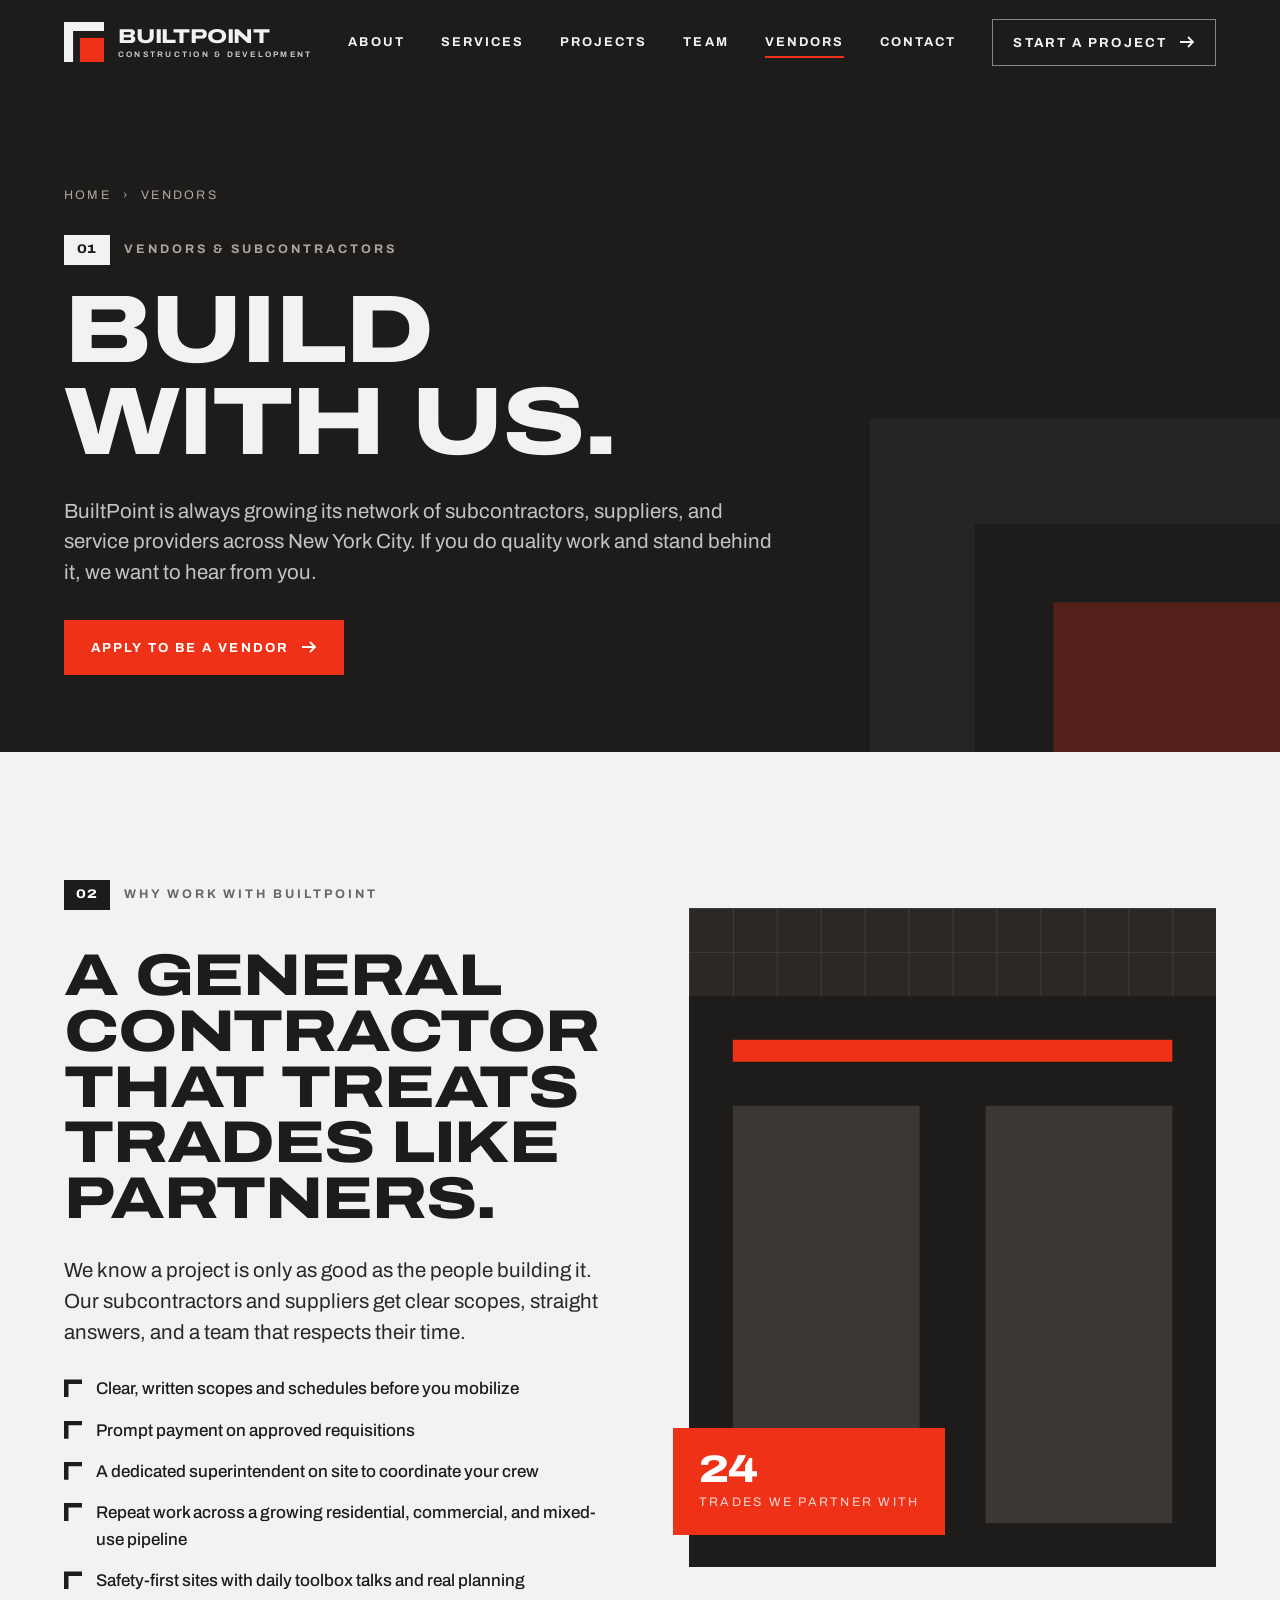
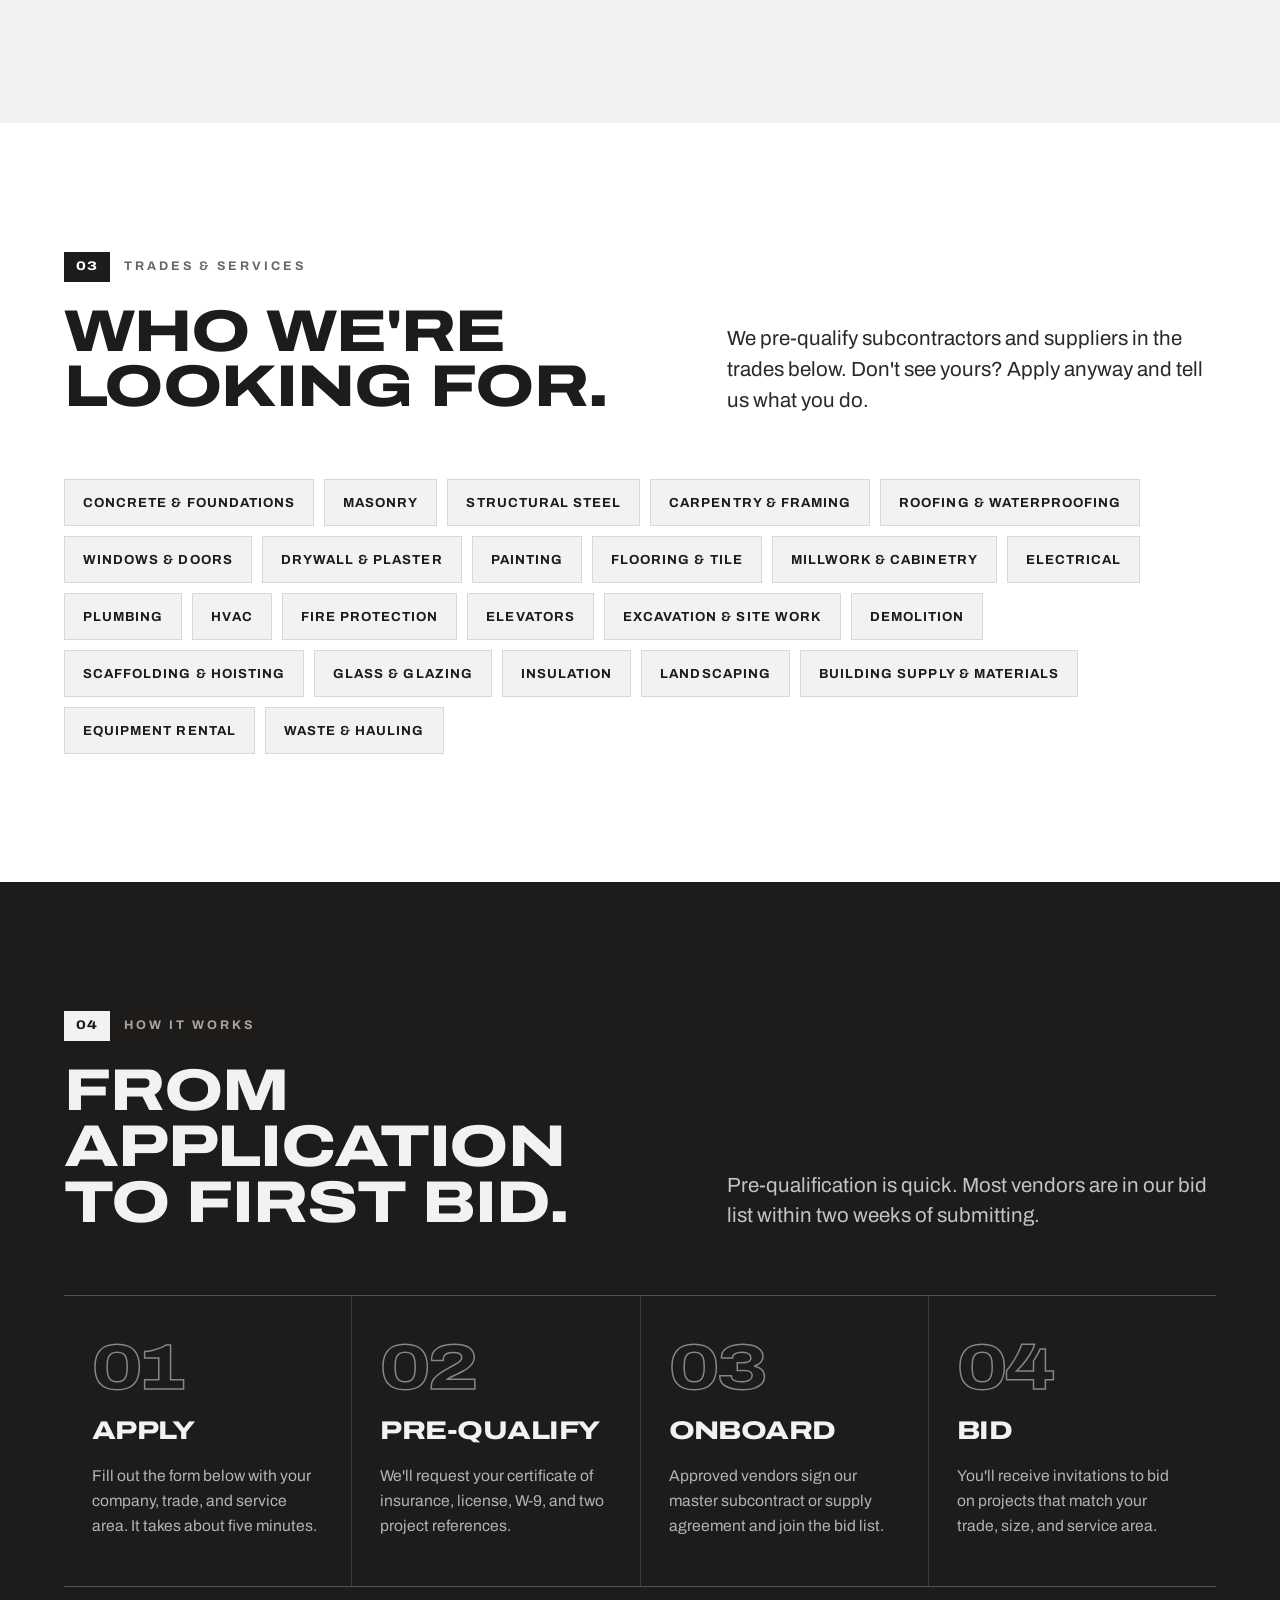
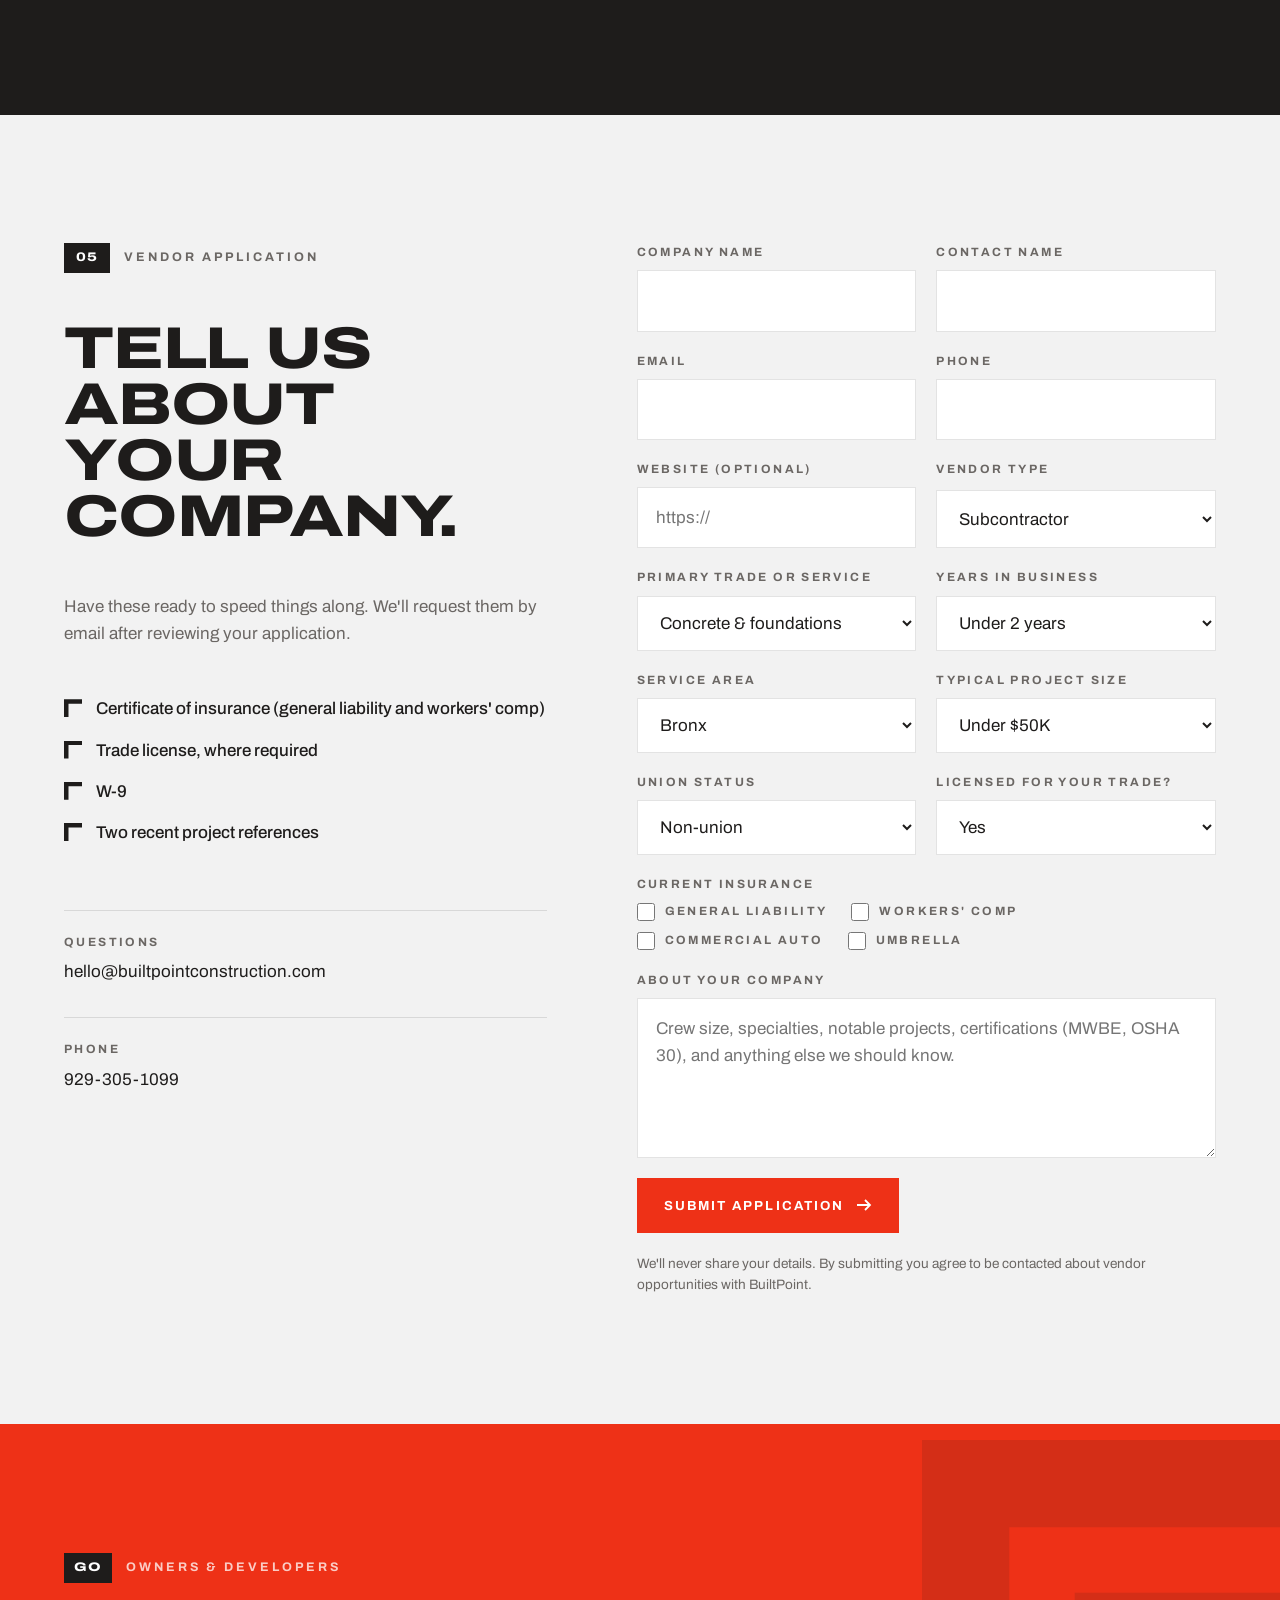
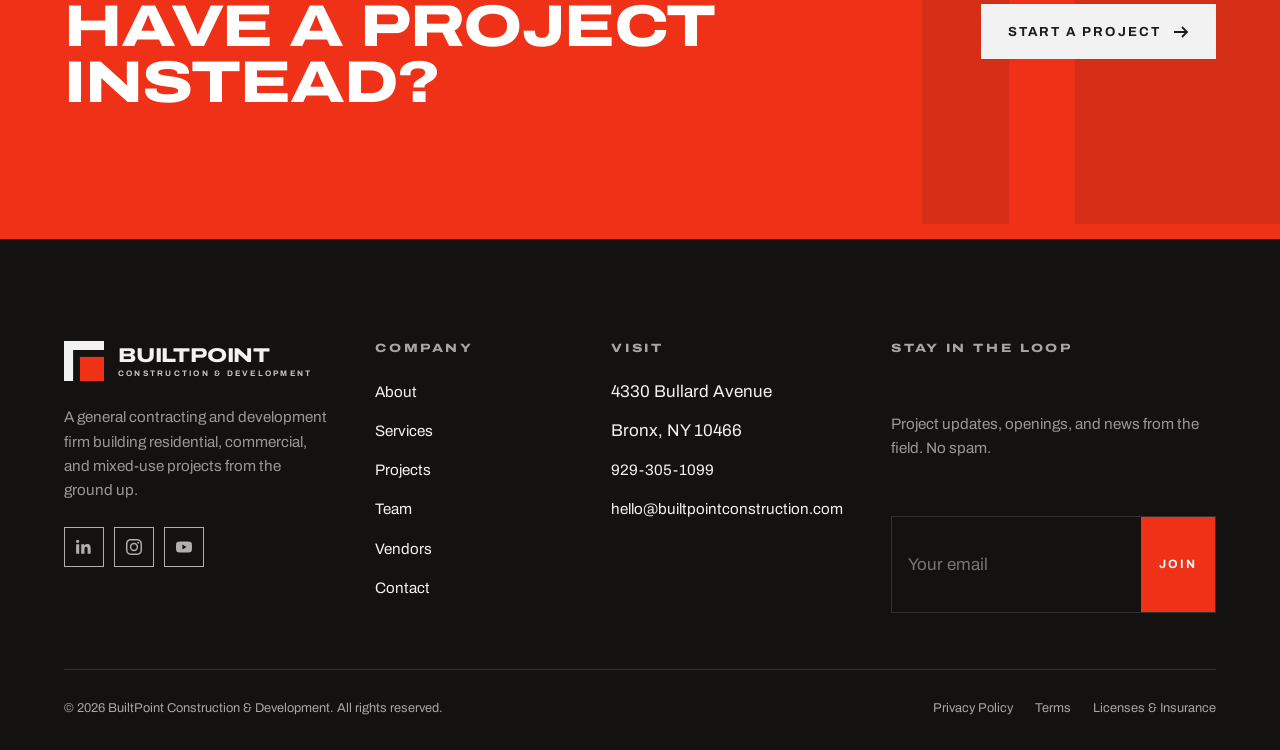
<file: vendors.html>
<!doctype html>
<html lang="en">
<head>
  <meta charset="utf-8">
  <meta name="viewport" content="width=device-width, initial-scale=1">
  <title>Vendors & Subcontractors — BuiltPoint Construction & Development</title>
  <meta name="description" content="Subcontractors and suppliers: apply to join BuiltPoint Construction & Development's vendor network for residential, commercial, and mixed-use projects across New York City.">
  <meta name="theme-color" content="#1e1c1b">
  <link rel="icon" type="image/svg+xml" href="favicon.svg">
  <link rel="preconnect" href="https://fonts.googleapis.com">
  <link rel="preconnect" href="https://fonts.gstatic.com" crossorigin>
  <link href="https://fonts.googleapis.com/css2?family=Archivo:wdth,wght@100..125,400..900&display=swap" rel="stylesheet">
  <link rel="stylesheet" href="css/styles.css">
  <meta property="og:title" content="Vendors & Subcontractors — BuiltPoint Construction & Development">
  <meta property="og:description" content="Apply to join BuiltPoint's subcontractor and supplier network.">
  <meta property="og:type" content="website">
</head>
<body>
<header class="site-header">
  <div class="container">
    <a class="logo" href="index.html" aria-label="BuiltPoint Construction &amp; Development — home">
      <span class="logo__mark"><svg viewBox="0 0 176 176" aria-hidden="true"><path class="l" d="M0 0h176v40H40v136H0z"/><rect class="pt" x="70" y="70" width="106" height="106"/></svg></span>
      <span class="logo__word"><span class="logo__name">BuiltPoint</span><span class="logo__sub">Construction &amp; Development</span></span>
    </a>
    <nav class="nav" aria-label="Primary">
        <a href="about.html">About</a>
        <a href="services.html">Services</a>
        <a href="projects.html">Projects</a>
        <a href="team.html">Team</a>
        <a href="vendors.html" aria-current="page">Vendors</a>
        <a href="contact.html">Contact</a>
    </nav>
    <a class="btn btn--ghost header-cta" href="contact.html">Start a project <svg viewBox="0 0 16 16" fill="none" stroke="currentColor" stroke-width="1.8" aria-hidden="true"><path d="M1 8h13M9 3l5 5-5 5"/></svg></a>
    <button class="burger" aria-label="Open menu" aria-expanded="false" aria-controls="menu"><span></span><span></span><span></span></button>
  </div>
</header>
<div class="menu" id="menu">
  <nav class="menu__links" aria-label="Mobile">
    <a href="about.html">About</a>
    <a href="services.html">Services</a>
    <a href="projects.html">Projects</a>
    <a href="team.html">Team</a>
    <a href="vendors.html" aria-current="page">Vendors</a>
    <a href="contact.html">Contact</a>
  </nav>
  <div class="menu__meta">
    <div>
      <strong>BuiltPoint Construction &amp; Development</strong><br>
      4330 Bullard Avenue<br>Bronx, NY 10466<br>
      <a href="tel:+19293051099">929-305-1099</a> · <a href="mailto:hello@builtpointconstruction.com">hello@builtpointconstruction.com</a>
    </div>
    <div class="social">
  <a href="#" aria-label="LinkedIn"><svg viewBox="0 0 24 24"><path d="M4.98 3.5C4.98 4.88 3.87 6 2.5 6S0 4.88 0 3.5 1.12 1 2.5 1s2.48 1.12 2.48 2.5zM.2 8h4.6v14H.2V8zm7.6 0h4.4v1.9h.1c.6-1.1 2.1-2.3 4.3-2.3 4.6 0 5.4 3 5.4 6.9V22h-4.6v-6.6c0-1.6 0-3.6-2.2-3.6s-2.5 1.7-2.5 3.5V22H7.8V8z"/></svg></a>
  <a href="#" aria-label="Instagram"><svg viewBox="0 0 24 24"><path d="M12 2.2c3.2 0 3.6 0 4.8.1 1.2.1 1.8.2 2.2.4.6.2 1 .5 1.4.9.4.4.7.8.9 1.4.2.4.4 1 .4 2.2.1 1.3.1 1.6.1 4.8s0 3.6-.1 4.8c-.1 1.2-.2 1.8-.4 2.2-.2.6-.5 1-.9 1.4-.4.4-.8.7-1.4.9-.4.2-1 .4-2.2.4-1.3.1-1.6.1-4.8.1s-3.6 0-4.8-.1c-1.2-.1-1.8-.2-2.2-.4-.6-.2-1-.5-1.4-.9-.4-.4-.7-.8-.9-1.4-.2-.4-.4-1-.4-2.2-.1-1.3-.1-1.6-.1-4.8s0-3.6.1-4.8c.1-1.2.2-1.8.4-2.2.2-.6.5-1 .9-1.4.4-.4.8-.7 1.4-.9.4-.2 1-.4 2.2-.4 1.2-.1 1.6-.1 4.8-.1M12 0C8.7 0 8.3 0 7.1.1 5.8.1 4.9.3 4.1.6c-.8.3-1.5.7-2.1 1.4C1.3 2.6.9 3.3.6 4.1.3 4.9.1 5.8.1 7.1 0 8.3 0 8.7 0 12s0 3.7.1 4.9c.1 1.3.3 2.2.6 2.9.3.8.7 1.5 1.4 2.1.6.7 1.3 1.1 2.1 1.4.8.3 1.6.5 2.9.6 1.2.1 1.6.1 4.9.1s3.7 0 4.9-.1c1.3-.1 2.2-.3 2.9-.6.8-.3 1.5-.7 2.1-1.4.7-.6 1.1-1.3 1.4-2.1.3-.8.5-1.6.6-2.9.1-1.2.1-1.6.1-4.9s0-3.7-.1-4.9c-.1-1.3-.3-2.2-.6-2.9-.3-.8-.7-1.5-1.4-2.1-.6-.7-1.3-1.1-2.1-1.4-.8-.3-1.6-.5-2.9-.6C15.7 0 15.3 0 12 0zm0 5.8a6.2 6.2 0 1 0 0 12.4 6.2 6.2 0 0 0 0-12.4zM12 16a4 4 0 1 1 0-8 4 4 0 0 1 0 8zm6.4-11.8a1.4 1.4 0 1 0 0 2.9 1.4 1.4 0 0 0 0-2.9z"/></svg></a>
  <a href="#" aria-label="YouTube"><svg viewBox="0 0 24 24"><path d="M23.5 6.2a3 3 0 0 0-2.1-2.1C19.5 3.6 12 3.6 12 3.6s-7.5 0-9.4.5A3 3 0 0 0 .5 6.2C0 8.1 0 12 0 12s0 3.9.5 5.8a3 3 0 0 0 2.1 2.1c1.9.5 9.4.5 9.4.5s7.5 0 9.4-.5a3 3 0 0 0 2.1-2.1c.5-1.9.5-5.8.5-5.8s0-3.9-.5-5.8zM9.6 15.6V8.4l6.2 3.6-6.2 3.6z"/></svg></a>
</div>
  </div>
</div>
<main>
  <section class="page-hero on-dark">
    <div class="page-hero__mark"><svg viewBox="0 0 176 176" aria-hidden="true"><path class="l" d="M0 0h176v40H40v136H0z"/><rect class="pt" x="70" y="70" width="106" height="106"/></svg></div>
    <div class="container">
      <nav class="crumbs" aria-label="Breadcrumb"><a href="index.html">Home</a><span>›</span><span>Vendors</span></nav>
      <p class="eyebrow"><span class="tag">01</span> Vendors &amp; subcontractors</p>
      <h1>Build <br>with us.</h1>
      <p class="lead">BuiltPoint is always growing its network of subcontractors, suppliers, and service providers across New York City. If you do quality work and stand behind it, we want to hear from you.</p>
      <div class="btn-row mt-2"><a class="btn btn--red" href="#vendor-form">Apply to be a vendor <svg viewBox="0 0 16 16" fill="none" stroke="currentColor" stroke-width="1.8" aria-hidden="true"><path d="M1 8h13M9 3l5 5-5 5"/></svg></a></div>
    </div>
  </section>

  <section class="section">
    <div class="container">
      <div class="split">
        <div class="split__copy reveal">
          <p class="eyebrow"><span class="tag">02</span> Why work with BuiltPoint</p>
          <h2>A general contractor that treats trades like partners.</h2>
          <p class="lead">We know a project is only as good as the people building it. Our subcontractors and suppliers get clear scopes, straight answers, and a team that respects their time.</p>
          <ul class="checks">
            <li>Clear, written scopes and schedules before you mobilize</li>
            <li>Prompt payment on approved requisitions</li>
            <li>A dedicated superintendent on site to coordinate your crew</li>
            <li>Repeat work across a growing residential, commercial, and mixed-use pipeline</li>
            <li>Safety-first sites with daily toolbox talks and real planning</li>
          </ul>
        </div>
        <div class="split__media reveal" data-delay="1">
          <img src="assets/projects/p3.svg" alt="Trades at work on a BuiltPoint project">
          <div class="badge"><div class="stat__num">24<span class="sup">+</span></div><div class="stat__label">Trades we partner with</div></div>
        </div>
      </div>
    </div>
  </section>

  <section class="section on-white">
    <div class="container">
      <div class="section-head reveal">
        <div><p class="eyebrow"><span class="tag">03</span> Trades &amp; services</p><h2>Who we're <br>looking for.</h2></div>
        <p class="lead">We pre-qualify subcontractors and suppliers in the trades below. Don't see yours? Apply anyway and tell us what you do.</p>
      </div>
      <ul class="trades reveal">
          <li class="trade">Concrete & foundations</li>
          <li class="trade">Masonry</li>
          <li class="trade">Structural steel</li>
          <li class="trade">Carpentry & framing</li>
          <li class="trade">Roofing & waterproofing</li>
          <li class="trade">Windows & doors</li>
          <li class="trade">Drywall & plaster</li>
          <li class="trade">Painting</li>
          <li class="trade">Flooring & tile</li>
          <li class="trade">Millwork & cabinetry</li>
          <li class="trade">Electrical</li>
          <li class="trade">Plumbing</li>
          <li class="trade">HVAC</li>
          <li class="trade">Fire protection</li>
          <li class="trade">Elevators</li>
          <li class="trade">Excavation & site work</li>
          <li class="trade">Demolition</li>
          <li class="trade">Scaffolding & hoisting</li>
          <li class="trade">Glass & glazing</li>
          <li class="trade">Insulation</li>
          <li class="trade">Landscaping</li>
          <li class="trade">Building supply & materials</li>
          <li class="trade">Equipment rental</li>
          <li class="trade">Waste & hauling</li>
      </ul>
    </div>
  </section>

  <section class="section on-dark">
    <div class="container">
      <div class="section-head reveal">
        <div><p class="eyebrow"><span class="tag">04</span> How it works</p><h2>From application <br>to first bid.</h2></div>
        <p class="lead">Pre-qualification is quick. Most vendors are in our bid list within two weeks of submitting.</p>
      </div>
      <div class="steps">
        <div class="step reveal"><div class="step__num">01</div><h3>Apply</h3><p>Fill out the form below with your company, trade, and service area. It takes about five minutes.</p></div>
        <div class="step reveal" data-delay="1"><div class="step__num">02</div><h3>Pre-qualify</h3><p>We'll request your certificate of insurance, license, W-9, and two project references.</p></div>
        <div class="step reveal" data-delay="2"><div class="step__num">03</div><h3>Onboard</h3><p>Approved vendors sign our master subcontract or supply agreement and join the bid list.</p></div>
        <div class="step reveal" data-delay="3"><div class="step__num">04</div><h3>Bid</h3><p>You'll receive invitations to bid on projects that match your trade, size, and service area.</p></div>
      </div>
    </div>
  </section>

  <section class="section" id="vendor-form">
    <div class="container">
      <div class="contact">
        <div class="contact__info reveal">
          <p class="eyebrow"><span class="tag">05</span> Vendor application</p>
          <h2 class="mt-1">Tell us about your company.</h2>
          <p class="muted mt-1">Have these ready to speed things along. We'll request them by email after reviewing your application.</p>
          <ul class="checks mt-1">
            <li>Certificate of insurance (general liability and workers' comp)</li>
            <li>Trade license, where required</li>
            <li>W-9</li>
            <li>Two recent project references</li>
          </ul>
          <div class="info-block mt-2"><span class="label">Questions</span><a href="mailto:hello@builtpointconstruction.com?subject=Vendor%20inquiry">hello@builtpointconstruction.com</a></div>
          <div class="info-block"><span class="label">Phone</span><a href="tel:+19293051099">929-305-1099</a></div>
        </div>
        <form class="form reveal" data-delay="1" data-form data-subject="New vendor application from the website" data-success="Thanks. We've received your application and will follow up with pre-qualification documents within a few business days." action="#" method="post">
          <input type="checkbox" name="botcheck" class="sr-only" tabindex="-1" autocomplete="off" aria-hidden="true">
          <div class="form__row">
            <div class="field"><label for="v-company">Company name</label><input id="v-company" name="company" type="text" required autocomplete="organization"></div>
            <div class="field"><label for="v-contact">Contact name</label><input id="v-contact" name="contact" type="text" required autocomplete="name"></div>
          </div>
          <div class="form__row">
            <div class="field"><label for="v-email">Email</label><input id="v-email" name="email" type="email" required autocomplete="email"></div>
            <div class="field"><label for="v-phone">Phone</label><input id="v-phone" name="phone" type="tel" required autocomplete="tel"></div>
          </div>
          <div class="form__row">
            <div class="field"><label for="v-website">Website (optional)</label><input id="v-website" name="website" type="url" placeholder="https://" autocomplete="url"></div>
            <div class="field"><label for="v-type">Vendor type</label>
              <select id="v-type" name="type">
                <option>Subcontractor</option><option>Supplier / materials</option><option>Equipment rental</option><option>Professional services</option><option>Other</option>
              </select>
            </div>
          </div>
          <div class="form__row">
            <div class="field"><label for="v-trade">Primary trade or service</label>
              <select id="v-trade" name="trade">
                <option>Concrete & foundations</option>
                <option>Masonry</option>
                <option>Structural steel</option>
                <option>Carpentry & framing</option>
                <option>Roofing & waterproofing</option>
                <option>Windows & doors</option>
                <option>Drywall & plaster</option>
                <option>Painting</option>
                <option>Flooring & tile</option>
                <option>Millwork & cabinetry</option>
                <option>Electrical</option>
                <option>Plumbing</option>
                <option>HVAC</option>
                <option>Fire protection</option>
                <option>Elevators</option>
                <option>Excavation & site work</option>
                <option>Demolition</option>
                <option>Scaffolding & hoisting</option>
                <option>Glass & glazing</option>
                <option>Insulation</option>
                <option>Landscaping</option>
                <option>Building supply & materials</option>
                <option>Equipment rental</option>
                <option>Waste & hauling</option>
                <option>Other</option>
              </select>
            </div>
            <div class="field"><label for="v-years">Years in business</label>
              <select id="v-years" name="years">
                <option>Under 2 years</option><option>2 to 5 years</option><option>5 to 10 years</option><option>10+ years</option>
              </select>
            </div>
          </div>
          <div class="form__row">
            <div class="field"><label for="v-area">Service area</label>
              <select id="v-area" name="area">
                <option>Bronx</option><option>All five boroughs</option><option>NYC and Westchester</option><option>Tri-state area</option>
              </select>
            </div>
            <div class="field"><label for="v-size">Typical project size</label>
              <select id="v-size" name="size">
                <option>Under $50K</option><option>$50K to $250K</option><option>$250K to $1M</option><option>$1M+</option>
              </select>
            </div>
          </div>
          <div class="form__row">
            <div class="field"><label for="v-union">Union status</label>
              <select id="v-union" name="union">
                <option>Non-union</option><option>Union</option><option>Both</option>
              </select>
            </div>
            <div class="field"><label for="v-license">Licensed for your trade?</label>
              <select id="v-license" name="licensed">
                <option>Yes</option><option>No</option><option>Not required for my trade</option>
              </select>
            </div>
          </div>
          <fieldset class="field">
            <legend class="field__legend">Current insurance</legend>
            <div class="check-row">
              <label class="check"><input type="checkbox" name="ins" value="gl"> General liability</label>
              <label class="check"><input type="checkbox" name="ins" value="wc"> Workers' comp</label>
              <label class="check"><input type="checkbox" name="ins" value="auto"> Commercial auto</label>
              <label class="check"><input type="checkbox" name="ins" value="umbrella"> Umbrella</label>
            </div>
          </fieldset>
          <div class="field"><label for="v-about">About your company</label><textarea id="v-about" name="about" required placeholder="Crew size, specialties, notable projects, certifications (MWBE, OSHA 30), and anything else we should know."></textarea></div>
          <div><button class="btn btn--red" type="submit">Submit application <svg viewBox="0 0 16 16" fill="none" stroke="currentColor" stroke-width="1.8" aria-hidden="true"><path d="M1 8h13M9 3l5 5-5 5"/></svg></button></div>
          <p class="form__note">We'll never share your details. By submitting you agree to be contacted about vendor opportunities with BuiltPoint.</p>
          <div class="form__status" role="status"></div>
        </form>
      </div>
    </div>
  </section>

  <section class="section cta on-red">
    <div class="cta__mark"><svg viewBox="0 0 176 176" aria-hidden="true"><path class="l" d="M0 0h176v40H40v136H0z"/><rect class="pt" x="70" y="70" width="106" height="106"/></svg></div>
    <div class="container">
      <div class="reveal"><p class="eyebrow"><span class="tag">GO</span> Owners &amp; developers</p><h2 class="mt-1">Have a project instead?</h2></div>
      <div class="reveal" data-delay="1"><a class="btn btn--light" href="contact.html">Start a project <svg viewBox="0 0 16 16" fill="none" stroke="currentColor" stroke-width="1.8" aria-hidden="true"><path d="M1 8h13M9 3l5 5-5 5"/></svg></a></div>
    </div>
  </section>
</main>

<footer class="site-footer">
  <div class="container">
    <div class="footer__top">
      <div class="footer__brand">
        <a class="logo" href="index.html">
          <span class="logo__mark"><svg viewBox="0 0 176 176" aria-hidden="true"><path class="l" d="M0 0h176v40H40v136H0z"/><rect class="pt" x="70" y="70" width="106" height="106"/></svg></span>
          <span class="logo__word"><span class="logo__name">BuiltPoint</span><span class="logo__sub">Construction &amp; Development</span></span>
        </a>
        <p>A general contracting and development firm building residential, commercial, and mixed-use projects from the ground up.</p>
        <div class="social">
  <a href="#" aria-label="LinkedIn"><svg viewBox="0 0 24 24"><path d="M4.98 3.5C4.98 4.88 3.87 6 2.5 6S0 4.88 0 3.5 1.12 1 2.5 1s2.48 1.12 2.48 2.5zM.2 8h4.6v14H.2V8zm7.6 0h4.4v1.9h.1c.6-1.1 2.1-2.3 4.3-2.3 4.6 0 5.4 3 5.4 6.9V22h-4.6v-6.6c0-1.6 0-3.6-2.2-3.6s-2.5 1.7-2.5 3.5V22H7.8V8z"/></svg></a>
  <a href="#" aria-label="Instagram"><svg viewBox="0 0 24 24"><path d="M12 2.2c3.2 0 3.6 0 4.8.1 1.2.1 1.8.2 2.2.4.6.2 1 .5 1.4.9.4.4.7.8.9 1.4.2.4.4 1 .4 2.2.1 1.3.1 1.6.1 4.8s0 3.6-.1 4.8c-.1 1.2-.2 1.8-.4 2.2-.2.6-.5 1-.9 1.4-.4.4-.8.7-1.4.9-.4.2-1 .4-2.2.4-1.3.1-1.6.1-4.8.1s-3.6 0-4.8-.1c-1.2-.1-1.8-.2-2.2-.4-.6-.2-1-.5-1.4-.9-.4-.4-.7-.8-.9-1.4-.2-.4-.4-1-.4-2.2-.1-1.3-.1-1.6-.1-4.8s0-3.6.1-4.8c.1-1.2.2-1.8.4-2.2.2-.6.5-1 .9-1.4.4-.4.8-.7 1.4-.9.4-.2 1-.4 2.2-.4 1.2-.1 1.6-.1 4.8-.1M12 0C8.7 0 8.3 0 7.1.1 5.8.1 4.9.3 4.1.6c-.8.3-1.5.7-2.1 1.4C1.3 2.6.9 3.3.6 4.1.3 4.9.1 5.8.1 7.1 0 8.3 0 8.7 0 12s0 3.7.1 4.9c.1 1.3.3 2.2.6 2.9.3.8.7 1.5 1.4 2.1.6.7 1.3 1.1 2.1 1.4.8.3 1.6.5 2.9.6 1.2.1 1.6.1 4.9.1s3.7 0 4.9-.1c1.3-.1 2.2-.3 2.9-.6.8-.3 1.5-.7 2.1-1.4.7-.6 1.1-1.3 1.4-2.1.3-.8.5-1.6.6-2.9.1-1.2.1-1.6.1-4.9s0-3.7-.1-4.9c-.1-1.3-.3-2.2-.6-2.9-.3-.8-.7-1.5-1.4-2.1-.6-.7-1.3-1.1-2.1-1.4-.8-.3-1.6-.5-2.9-.6C15.7 0 15.3 0 12 0zm0 5.8a6.2 6.2 0 1 0 0 12.4 6.2 6.2 0 0 0 0-12.4zM12 16a4 4 0 1 1 0-8 4 4 0 0 1 0 8zm6.4-11.8a1.4 1.4 0 1 0 0 2.9 1.4 1.4 0 0 0 0-2.9z"/></svg></a>
  <a href="#" aria-label="YouTube"><svg viewBox="0 0 24 24"><path d="M23.5 6.2a3 3 0 0 0-2.1-2.1C19.5 3.6 12 3.6 12 3.6s-7.5 0-9.4.5A3 3 0 0 0 .5 6.2C0 8.1 0 12 0 12s0 3.9.5 5.8a3 3 0 0 0 2.1 2.1c1.9.5 9.4.5 9.4.5s7.5 0 9.4-.5a3 3 0 0 0 2.1-2.1c.5-1.9.5-5.8.5-5.8s0-3.9-.5-5.8zM9.6 15.6V8.4l6.2 3.6-6.2 3.6z"/></svg></a>
</div>
      </div>
      <div class="footer__col">
        <h4>Company</h4>
        <ul>
          <li><a href="about.html">About</a></li>
          <li><a href="services.html">Services</a></li>
          <li><a href="projects.html">Projects</a></li>
          <li><a href="team.html">Team</a></li>
          <li><a href="vendors.html">Vendors</a></li>
          <li><a href="contact.html">Contact</a></li>
        </ul>
      </div>
      <div class="footer__col">
        <h4>Visit</h4>
        <ul>
          <li>4330 Bullard Avenue</li>
          <li>Bronx, NY 10466</li>
          <li><a href="tel:+19293051099">929-305-1099</a></li>
          <li><a href="mailto:hello@builtpointconstruction.com">hello@builtpointconstruction.com</a></li>
        </ul>
      </div>
      <div class="newsletter">
        <h4 class="footer__col-title" style="font-size:.75rem;letter-spacing:.22em;color:var(--mute-light)">Stay in the loop</h4>
        <p>Project updates, openings, and news from the field. No spam.</p>
        <form data-form data-subject="Newsletter signup from the website" data-success="Subscribed. Welcome aboard.">
          <input type="checkbox" name="botcheck" class="sr-only" tabindex="-1" autocomplete="off" aria-hidden="true">
          <label class="sr-only" for="nl-email">Email address</label>
          <input id="nl-email" type="email" name="email" placeholder="Your email" required>
          <button type="submit">Join</button>
        </form>
        <div class="form__status" role="status"></div>
      </div>
    </div>
    <div class="footer__bottom">
      <div>© <span data-year>2026</span> BuiltPoint Construction &amp; Development. All rights reserved.</div>
      <div class="footer__legal">
        <a href="#">Privacy Policy</a>
        <a href="#">Terms</a>
        <a href="#">Licenses &amp; Insurance</a>
      </div>
    </div>
  </div>
</footer>
<script src="js/main.js"></script>
</body>
</html>
</file>
<file: css/styles.css>
/* ==========================================================================
   BuiltPoint Construction & Development — site styles
   ========================================================================== */

:root {
  --ink: #1e1c1b;
  --ink-2: #2b2826;
  --ink-3: #3a3734;
  --red: #ee3117;
  --red-dark: #c9260f;
  --paper: #f2f2f2;
  --paper-2: #e6e6e6;
  --white: #ffffff;
  --mute: #6b6764;
  --mute-light: #a9a5a1;
  --line: rgba(30, 28, 27, 0.12);
  --line-dark: rgba(242, 242, 242, 0.14);

  --font: "Archivo", "Helvetica Neue", Arial, sans-serif;
  --wide: 125%;

  --gutter: clamp(20px, 5vw, 72px);
  --max: 1440px;
  --radius: 2px;
  --ease: cubic-bezier(0.22, 1, 0.36, 1);
  --nav-h: 84px;
}

/* Reset ------------------------------------------------------------------ */
*, *::before, *::after { box-sizing: border-box; }
html { scroll-behavior: smooth; -webkit-text-size-adjust: 100%; }
body {
  margin: 0;
  font-family: var(--font);
  font-size: 17px;
  line-height: 1.6;
  color: var(--ink);
  background: var(--paper);
  -webkit-font-smoothing: antialiased;
  overflow-x: hidden;
}
img, svg { display: block; max-width: 100%; }
a { color: inherit; text-decoration: none; }
button { font: inherit; color: inherit; background: none; border: 0; cursor: pointer; }
h1, h2, h3, h4, p, ul { margin: 0; }
ul { padding: 0; list-style: none; }
::selection { background: var(--red); color: var(--white); }
:focus-visible { outline: 2px solid var(--red); outline-offset: 3px; }

/* Typography ------------------------------------------------------------- */
.display, h1, h2, h3, h4 {
  font-stretch: var(--wide);
  font-weight: 800;
  text-transform: uppercase;
  letter-spacing: -0.02em;
  line-height: 0.95;
}
h1, .h1 { font-size: clamp(2.8rem, 7.5vw, 7rem); }
h2, .h2 { font-size: clamp(2rem, 4.6vw, 4.25rem); }
h3, .h3 { font-size: clamp(1.25rem, 2vw, 1.75rem); line-height: 1.05; }
h4, .h4 { font-size: 1.05rem; letter-spacing: 0.02em; line-height: 1.2; }

.eyebrow {
  display: inline-flex;
  align-items: center;
  gap: 14px;
  font-size: 0.78rem;
  font-weight: 700;
  letter-spacing: 0.24em;
  text-transform: uppercase;
  color: var(--mute);
}
.eyebrow .tag {
  display: inline-grid;
  place-items: center;
  min-width: 46px;
  height: 30px;
  padding: 0 10px;
  background: var(--ink);
  color: var(--white);
  font-stretch: var(--wide);
  font-weight: 800;
  letter-spacing: 0.08em;
}
.on-dark .eyebrow { color: var(--mute-light); }
.on-dark .eyebrow .tag { background: var(--paper); color: var(--ink); }
.on-red .eyebrow { color: rgba(255,255,255,.75); }
.on-red .eyebrow .tag { background: var(--ink); color: var(--white); }

.lead { font-size: clamp(1.1rem, 1.6vw, 1.35rem); line-height: 1.5; color: var(--ink-2); }
.on-dark .lead { color: rgba(242,242,242,.78); }
.muted { color: var(--mute); }
.accent { color: var(--red); }
.outline-text {
  color: transparent;
  -webkit-text-stroke: 1.5px currentColor;
}

/* Layout ----------------------------------------------------------------- */
.container { width: min(100% - 2 * var(--gutter), var(--max)); margin-inline: auto; }
.section { padding-block: clamp(80px, 10vw, 150px); }
.section--tight { padding-block: clamp(56px, 7vw, 100px); }
.on-dark { background: var(--ink); color: var(--paper); }
.on-red { background: var(--red); color: var(--white); }
.on-white { background: var(--white); }

.section-head {
  display: grid;
  gap: 28px;
  margin-bottom: clamp(40px, 5vw, 72px);
}
@media (min-width: 900px) {
  .section-head { grid-template-columns: 1.3fr 1fr; align-items: end; }
  .section-head .lead { max-width: 52ch; }
}
.section-head h2 { margin-top: 22px; }

/* Buttons ---------------------------------------------------------------- */
.btn {
  display: inline-flex;
  align-items: center;
  gap: 12px;
  padding: 16px 26px;
  font-size: 0.82rem;
  font-weight: 700;
  letter-spacing: 0.16em;
  text-transform: uppercase;
  border: 1.5px solid var(--ink);
  background: var(--ink);
  color: var(--white);
  transition: background .35s var(--ease), color .35s var(--ease), border-color .35s var(--ease), transform .35s var(--ease);
}
.btn svg { width: 16px; height: 16px; transition: transform .35s var(--ease); }
.btn:hover { background: var(--red); border-color: var(--red); color: var(--white); }
.btn:hover svg { transform: translateX(4px); }
.btn--ghost { background: transparent; color: var(--ink); }
.btn--ghost:hover { background: var(--ink); border-color: var(--ink); }
.btn--light { background: var(--paper); border-color: var(--paper); color: var(--ink); }
.btn--light:hover { background: var(--red); border-color: var(--red); color: var(--white); }
.btn--ghost-light { background: transparent; border-color: rgba(242,242,242,.5); color: var(--paper); }
.btn--ghost-light:hover { background: var(--paper); border-color: var(--paper); color: var(--ink); }
.btn--red { background: var(--red); border-color: var(--red); }
.btn--red:hover { background: var(--ink); border-color: var(--ink); }
.btn-row { display: flex; flex-wrap: wrap; gap: 14px; }

.link-arrow {
  display: inline-flex; align-items: center; gap: 10px;
  font-size: 0.82rem; font-weight: 700; letter-spacing: 0.16em; text-transform: uppercase;
}
.link-arrow svg { width: 16px; height: 16px; transition: transform .35s var(--ease); }
.link-arrow:hover svg { transform: translateX(5px); }
.link-arrow:hover { color: var(--red); }

/* Header ----------------------------------------------------------------- */
.site-header {
  position: fixed;
  inset: 0 0 auto 0;
  z-index: 50;
  height: var(--nav-h);
  display: flex;
  align-items: center;
  color: var(--paper);
  transition: background .4s var(--ease), color .4s var(--ease), box-shadow .4s var(--ease), height .4s var(--ease);
}
.site-header .container { display: flex; align-items: center; justify-content: space-between; gap: 24px; }
.site-header.is-solid, .site-header.is-light {
  background: rgba(242, 242, 242, 0.92);
  backdrop-filter: blur(14px);
  -webkit-backdrop-filter: blur(14px);
  color: var(--ink);
  box-shadow: 0 1px 0 var(--line);
}
.site-header.is-solid { height: 72px; }
body.menu-open .site-header { z-index: 60; color: var(--paper); background: transparent; box-shadow: none; backdrop-filter: none; -webkit-backdrop-filter: none; }

.logo { display: inline-flex; align-items: center; gap: 14px; }
.logo__mark { width: 40px; height: 40px; }
.logo__mark .l { fill: currentColor; }
.logo__mark .pt { fill: var(--red); }
.logo__word {
  display: flex; flex-direction: column; line-height: 1;
}
.logo__name {
  font-stretch: var(--wide); font-weight: 800; font-size: 1.25rem; letter-spacing: -0.01em; text-transform: uppercase;
}
.logo__sub {
  font-size: 0.5rem; font-weight: 700; letter-spacing: 0.28em; text-transform: uppercase; margin-top: 5px; opacity: .8;
}

.nav { display: none; align-items: center; gap: 36px; }
.nav a {
  position: relative;
  font-size: 0.8rem; font-weight: 700; letter-spacing: 0.16em; text-transform: uppercase;
  padding: 6px 0;
}
.nav a::after {
  content: ""; position: absolute; left: 0; right: 0; bottom: 0; height: 2px;
  background: var(--red); transform: scaleX(0); transform-origin: left;
  transition: transform .35s var(--ease);
}
.nav a:hover::after, .nav a[aria-current="page"]::after { transform: scaleX(1); }
.header-cta { display: none; }
@media (min-width: 1024px) {
  .nav { display: flex; }
  .header-cta { display: inline-flex; }
  .site-header .btn { padding: 12px 20px; }
  .site-header:not(.is-solid):not(.is-light) .btn--ghost { border-color: rgba(242,242,242,.5); color: var(--paper); }
  .site-header:not(.is-solid):not(.is-light) .btn--ghost:hover { background: var(--paper); border-color: var(--paper); color: var(--ink); }
}

.burger {
  position: relative; z-index: 60;
  width: 46px; height: 46px; display: grid; place-items: center;
}
.burger span {
  position: absolute; width: 26px; height: 2px; background: currentColor;
  transition: transform .4s var(--ease), opacity .3s;
}
.burger span:nth-child(1) { transform: translateY(-7px); }
.burger span:nth-child(3) { transform: translateY(7px); }
body.menu-open .burger span:nth-child(1) { transform: rotate(45deg); }
body.menu-open .burger span:nth-child(2) { opacity: 0; }
body.menu-open .burger span:nth-child(3) { transform: rotate(-45deg); }
@media (min-width: 1024px) { .burger { display: none; } }

/* Mobile overlay menu */
.menu {
  position: fixed; inset: 0; z-index: 55;
  background: var(--ink); color: var(--paper);
  display: grid; grid-template-rows: 1fr auto;
  padding: calc(var(--nav-h) + 24px) var(--gutter) 40px;
  clip-path: inset(0 0 100% 0);
  transition: clip-path .6s var(--ease);
  overflow: auto;
}
body.menu-open .menu { clip-path: inset(0 0 0 0); }
body.menu-open { overflow: hidden; }
.menu__links a {
  display: block; padding: 10px 0;
  font-stretch: var(--wide); font-weight: 800; text-transform: uppercase;
  font-size: clamp(2rem, 9vw, 4rem); line-height: 1;
  letter-spacing: -0.02em;
  transform: translateY(30px); opacity: 0;
  transition: transform .6s var(--ease), opacity .6s var(--ease), color .3s;
}
.menu__links a:hover, .menu__links a[aria-current="page"] { color: var(--red); }
body.menu-open .menu__links a { transform: none; opacity: 1; }
body.menu-open .menu__links a:nth-child(2) { transition-delay: .05s; }
body.menu-open .menu__links a:nth-child(3) { transition-delay: .1s; }
body.menu-open .menu__links a:nth-child(4) { transition-delay: .15s; }
body.menu-open .menu__links a:nth-child(5) { transition-delay: .2s; }
body.menu-open .menu__links a:nth-child(6) { transition-delay: .25s; }
.menu__meta {
  display: grid; gap: 20px; padding-top: 32px; border-top: 1px solid var(--line-dark);
  font-size: 0.9rem; color: rgba(242,242,242,.7);
}
@media (min-width: 640px) { .menu__meta { grid-template-columns: 1fr 1fr; } }

/* Social icons */
.social { display: flex; gap: 10px; }
.social a {
  width: 40px; height: 40px; display: grid; place-items: center;
  border: 1px solid currentColor; opacity: .7; transition: opacity .3s, background .3s, color .3s;
}
.social a:hover { opacity: 1; background: var(--red); border-color: var(--red); color: var(--white); }
.social svg { width: 16px; height: 16px; fill: currentColor; }

/* Hero ------------------------------------------------------------------- */
.hero {
  position: relative;
  min-height: 100svh;
  display: grid;
  align-items: end;
  padding-top: calc(var(--nav-h) + 40px);
  padding-bottom: clamp(40px, 6vw, 80px);
  overflow: hidden;
  isolation: isolate;
}
.hero__bg {
  position: absolute; inset: 0; z-index: -2;
  background:
    radial-gradient(1200px 600px at 80% 20%, rgba(238,49,23,.18), transparent 60%),
    linear-gradient(180deg, #1a1817 0%, var(--ink) 60%, #171514 100%);
}
.hero__grid {
  position: absolute; inset: 0; z-index: -1;
  background-image:
    linear-gradient(to right, rgba(242,242,242,.06) 1px, transparent 1px),
    linear-gradient(to bottom, rgba(242,242,242,.06) 1px, transparent 1px);
  background-size: 80px 80px;
  mask-image: linear-gradient(to bottom, rgba(0,0,0,.9), transparent 90%);
  -webkit-mask-image: linear-gradient(to bottom, rgba(0,0,0,.9), transparent 90%);
}
.hero__mark {
  position: absolute; right: -6vw; top: 8vh; z-index: -1;
  width: clamp(320px, 42vw, 680px); opacity: .9;
  animation: float 12s ease-in-out infinite;
}
.hero__mark .l { fill: rgba(242,242,242,.05); }
.hero__mark .pt { fill: var(--red); opacity: .9; }
@keyframes float { 0%,100% { transform: translateY(0); } 50% { transform: translateY(-16px); } }

.hero__inner { display: grid; gap: 40px; }
.hero h1 { max-width: 14ch; }
.hero h1 .line { display: block; overflow: hidden; }
.hero h1 .line span { display: block; transform: translateY(110%); animation: rise 1s var(--ease) forwards; }
.hero h1 .line:nth-child(2) span { animation-delay: .1s; }
.hero h1 .line:nth-child(3) span { animation-delay: .2s; }
@keyframes rise { to { transform: none; } }
.hero__copy { display: grid; gap: 28px; max-width: 54ch; }
.hero__bottom {
  display: grid; gap: 24px; padding-top: 32px; border-top: 1px solid var(--line-dark);
}
@media (min-width: 900px) {
  .hero__inner { grid-template-columns: 1.4fr 1fr; align-items: end; }
  .hero__bottom { grid-template-columns: repeat(4, 1fr); }
}
.stat { display: grid; gap: 6px; }
.stat__num {
  font-stretch: var(--wide); font-weight: 800; font-size: clamp(2rem, 3.5vw, 3rem); line-height: 1; letter-spacing: -0.02em;
}
.stat__num .sup { color: var(--red); }
.stat__label { font-size: 0.78rem; letter-spacing: 0.18em; text-transform: uppercase; color: var(--mute-light); }

/* Page hero (inner pages) */
.page-hero {
  padding-top: calc(var(--nav-h) + clamp(60px, 8vw, 120px));
  padding-bottom: clamp(48px, 6vw, 96px);
  position: relative; overflow: hidden;
}
.page-hero .crumbs {
  display: flex; gap: 12px; font-size: .78rem; letter-spacing: .18em; text-transform: uppercase; color: var(--mute-light); margin-bottom: 28px;
}
.page-hero .crumbs a:hover { color: var(--red); }
.page-hero h1 { margin-top: 20px; }
.page-hero .lead { margin-top: 28px; max-width: 60ch; }
.page-hero__mark { position: absolute; right: -4vw; bottom: -10vw; width: 36vw; min-width: 280px; z-index: 0; pointer-events: none; }
.page-hero__mark .l { fill: rgba(242,242,242,.04); }
.page-hero__mark .pt { fill: var(--red); opacity: .25; }
.page-hero .container { position: relative; z-index: 1; }

/* Marquee ---------------------------------------------------------------- */
.marquee {
  overflow: hidden; white-space: nowrap; padding: 18px 0;
  border-top: 1px solid rgba(0,0,0,.08); border-bottom: 1px solid rgba(0,0,0,.08);
}
.marquee__track { display: inline-flex; gap: 0; animation: marquee 40s linear infinite; }
.marquee:hover .marquee__track { animation-play-state: paused; }
.marquee span {
  display: inline-flex; align-items: center; gap: 28px; padding-right: 28px;
  font-stretch: var(--wide); font-weight: 800; text-transform: uppercase; font-size: 1.1rem; letter-spacing: .04em;
}
.marquee span::after { content: ""; width: 10px; height: 10px; background: currentColor; opacity: .9; }
@keyframes marquee { to { transform: translateX(-50%); } }

/* Services grid ---------------------------------------------------------- */
.grid { display: grid; gap: 1px; background: var(--line); border: 1px solid var(--line); }
.grid--3 { grid-template-columns: 1fr; }
@media (min-width: 700px) { .grid--3 { grid-template-columns: repeat(2, 1fr); } }
@media (min-width: 1100px) { .grid--3 { grid-template-columns: repeat(3, 1fr); } }

.service {
  position: relative; background: var(--paper); padding: 40px 32px 48px;
  display: grid; gap: 20px; align-content: start;
  overflow: hidden; transition: background .4s var(--ease);
}
.service::before {
  content: ""; position: absolute; left: 0; top: 0; width: 100%; height: 4px; background: var(--red);
  transform: scaleX(0); transform-origin: left; transition: transform .5s var(--ease);
}
.service:hover { background: var(--white); }
.service:hover::before { transform: scaleX(1); }
.service__num {
  font-stretch: var(--wide); font-weight: 800; font-size: .9rem; letter-spacing: .1em; color: var(--red);
}
.service__icon { width: 40px; height: 40px; color: var(--ink); }
.service__icon svg { width: 100%; height: 100%; fill: none; stroke: currentColor; stroke-width: 1.6; stroke-linecap: square; }
.service p { color: var(--mute); font-size: .98rem; }
.service .link-arrow { margin-top: 8px; }

/* Projects --------------------------------------------------------------- */
.projects { display: grid; gap: 24px; }
@media (min-width: 760px) { .projects { grid-template-columns: repeat(2, 1fr); } }
@media (min-width: 1100px) { .projects { grid-template-columns: repeat(3, 1fr); } }
.projects--featured .project:first-child { grid-column: 1 / -1; }
@media (min-width: 1100px) {
  .projects--featured .project:first-child { grid-column: span 2; grid-row: span 2; }
}
.project { position: relative; display: block; overflow: hidden; background: var(--ink); color: var(--paper); aspect-ratio: 4 / 3; }
.projects--featured .project:first-child { aspect-ratio: 16 / 10; }
@media (min-width: 1100px) { .projects--featured .project:first-child { aspect-ratio: auto; } }
.project img { width: 100%; height: 100%; object-fit: cover; transition: transform 1s var(--ease), filter .6s; }
.project:hover img { transform: scale(1.05); }
.project__info {
  position: absolute; inset: auto 0 0 0; padding: 28px;
  background: linear-gradient(to top, rgba(20,18,17,.9), rgba(20,18,17,0));
  display: flex; justify-content: space-between; align-items: end; gap: 16px;
}
.project__info h3 { font-size: 1.2rem; }
.project__meta { font-size: .75rem; letter-spacing: .18em; text-transform: uppercase; color: var(--mute-light); margin-bottom: 8px; display: block; }
.project__arrow {
  flex: none; width: 48px; height: 48px; display: grid; place-items: center;
  background: var(--red); color: var(--white);
  transform: translateY(12px); opacity: 0; transition: transform .5s var(--ease), opacity .5s;
}
.project:hover .project__arrow { transform: none; opacity: 1; }
.project__arrow svg { width: 18px; height: 18px; }
.project__corner { position: absolute; top: 20px; left: 20px; width: 34px; }
.project__corner .l { fill: var(--paper); }
.project__corner .pt { fill: var(--red); }

.filters { display: flex; flex-wrap: wrap; gap: 8px; margin-bottom: 40px; }
.filters button {
  padding: 10px 18px; font-size: .78rem; font-weight: 700; letter-spacing: .16em; text-transform: uppercase;
  border: 1px solid var(--line); transition: all .3s var(--ease);
}
.filters button:hover { border-color: var(--ink); }
.filters button.is-active { background: var(--ink); color: var(--white); border-color: var(--ink); }
.project.is-hidden { display: none; }

/* Split / About ---------------------------------------------------------- */
.split { display: grid; gap: 48px; align-items: center; }
@media (min-width: 960px) { .split { grid-template-columns: 1fr 1fr; gap: clamp(48px, 7vw, 120px); } }
.split__media { position: relative; }
.split__media img { width: 100%; aspect-ratio: 4 / 5; object-fit: cover; }
.split__media .badge {
  position: absolute; left: -16px; bottom: 32px; background: var(--red); color: var(--white);
  padding: 22px 26px; display: grid; gap: 4px;
}
.badge .stat__num { font-size: 2.4rem; }
.badge .stat__label { color: rgba(255,255,255,.8); }
.split__copy { display: grid; gap: 28px; }
.split__copy h2 { margin-top: 10px; }
.checks { display: grid; gap: 14px; }
.checks li { display: flex; gap: 14px; align-items: start; font-weight: 500; }
.checks li::before {
  content: ""; flex: none; width: 18px; height: 18px; margin-top: 4px; background: var(--ink);
  clip-path: polygon(0 0, 100% 0, 100% 25%, 25% 25%, 25% 100%, 0 100%);
}
.on-dark .checks li::before { background: var(--red); }

.quote {
  font-stretch: var(--wide); font-weight: 800; text-transform: uppercase;
  font-size: clamp(1.6rem, 3.4vw, 3rem); line-height: 1.05; letter-spacing: -0.02em;
  max-width: 24ch;
}
.quote .accent { color: var(--red); }

/* Process ---------------------------------------------------------------- */
.steps { display: grid; gap: 1px; background: var(--line-dark); border-top: 1px solid var(--line-dark); border-bottom: 1px solid var(--line-dark); }
@media (min-width: 760px) { .steps { grid-template-columns: repeat(2, 1fr); } }
@media (min-width: 1100px) { .steps { grid-template-columns: repeat(4, 1fr); } }
.step { background: var(--ink); padding: 40px 28px 48px; display: grid; gap: 18px; align-content: start; }
.step__num {
  font-stretch: var(--wide); font-weight: 800; font-size: clamp(3rem, 5vw, 4.5rem); line-height: 1; letter-spacing: -0.03em;
  color: transparent; -webkit-text-stroke: 1.5px rgba(242,242,242,.5);
  transition: color .4s, -webkit-text-stroke-color .4s;
}
.step:hover .step__num { color: var(--red); -webkit-text-stroke-color: var(--red); }
.step p { color: rgba(242,242,242,.7); font-size: .98rem; }

/* Values ----------------------------------------------------------------- */
.values { display: grid; gap: 0; border-top: 1px solid var(--line); }
.value { display: grid; gap: 14px; padding: 36px 0; border-bottom: 1px solid var(--line); }
@media (min-width: 900px) { .value { grid-template-columns: 120px 1fr 1.6fr; gap: 32px; align-items: start; } }
.value__num { font-stretch: var(--wide); font-weight: 800; color: var(--red); letter-spacing: .1em; font-size: .9rem; }
.value p { color: var(--mute); }

/* Team ------------------------------------------------------------------- */
.leaders { display: grid; gap: 40px; }
@media (min-width: 900px) { .leaders { grid-template-columns: 1fr 1fr; gap: 48px; } }
.leader { display: grid; gap: 24px; }
@media (min-width: 600px) { .leader { grid-template-columns: 240px 1fr; align-items: start; } }
.leader__photo { position: relative; aspect-ratio: 1; overflow: hidden; background: var(--ink-2); }
.leader__photo img { width: 100%; height: 100%; object-fit: cover; filter: grayscale(1) contrast(1.05); transition: filter .6s, transform 1s var(--ease); }
.leader:hover .leader__photo img { filter: none; transform: scale(1.04); }
.leader__body { display: grid; gap: 12px; }
.leader__title { font-size: .78rem; letter-spacing: .2em; text-transform: uppercase; color: var(--red); font-weight: 700; }
.leader__body p { color: var(--mute); font-size: .98rem; }
.leader__links { display: flex; gap: 18px; margin-top: 6px; }

.team { display: grid; gap: 28px 20px; grid-template-columns: repeat(2, 1fr); }
@media (min-width: 760px) { .team { grid-template-columns: repeat(3, 1fr); } }
@media (min-width: 1100px) { .team { grid-template-columns: repeat(4, 1fr); gap: 40px 28px; } }
.member { text-align: left; display: grid; gap: 14px; width: 100%; }
.member__photo { position: relative; aspect-ratio: 1; overflow: hidden; background: var(--ink-2); }
.member__photo img { width: 100%; height: 100%; object-fit: cover; filter: grayscale(1) contrast(1.05); transition: filter .6s, transform 1s var(--ease); }
.member:hover .member__photo img, .member:focus-visible .member__photo img { filter: none; transform: scale(1.05); }
.member__photo::after {
  content: ""; position: absolute; inset: auto 0 0 0; height: 4px; background: var(--red);
  transform: scaleX(0); transform-origin: left; transition: transform .5s var(--ease);
}
.member:hover .member__photo::after, .member:focus-visible .member__photo::after { transform: scaleX(1); }
.member__name { font-stretch: var(--wide); font-weight: 800; text-transform: uppercase; font-size: 1rem; letter-spacing: 0; }
.member__role { font-size: .78rem; letter-spacing: .16em; text-transform: uppercase; color: var(--mute); margin-top: 4px; }

/* Modal */
.modal { position: fixed; inset: 0; z-index: 80; display: grid; place-items: center; padding: 20px; visibility: hidden; opacity: 0; transition: opacity .4s, visibility .4s; }
.modal.is-open { visibility: visible; opacity: 1; }
.modal__backdrop { position: absolute; inset: 0; background: rgba(20,18,17,.82); backdrop-filter: blur(6px); }
.modal__panel {
  position: relative; width: min(100%, 860px); max-height: 90vh; overflow: auto;
  background: var(--paper); color: var(--ink);
  display: grid; transform: translateY(24px); transition: transform .5s var(--ease);
}
@media (min-width: 720px) { .modal__panel { grid-template-columns: 320px 1fr; } }
.modal.is-open .modal__panel { transform: none; }
.modal__photo { aspect-ratio: 1; background: var(--ink-2); }
.modal__photo img { width: 100%; height: 100%; object-fit: cover; }
.modal__body { padding: 36px; display: grid; gap: 16px; align-content: start; }
.modal__body p { color: var(--mute); }
.modal__close { position: absolute; top: 12px; right: 12px; width: 44px; height: 44px; display: grid; place-items: center; background: var(--ink); color: var(--white); }
.modal__close:hover { background: var(--red); }

/* Testimonials ----------------------------------------------------------- */
.testimonials { display: grid; gap: 1px; background: var(--line); border: 1px solid var(--line); }
@media (min-width: 900px) { .testimonials { grid-template-columns: repeat(3, 1fr); } }
.testimonial { background: var(--white); padding: 40px 32px; display: grid; gap: 24px; align-content: space-between; }
.testimonial blockquote { margin: 0; font-size: 1.1rem; line-height: 1.5; font-weight: 500; }
.testimonial blockquote::before { content: "“"; display: block; color: var(--red); font-size: 3rem; line-height: .6; font-weight: 800; margin-bottom: 14px; }
.testimonial cite { font-style: normal; font-size: .78rem; letter-spacing: .18em; text-transform: uppercase; color: var(--mute); }
.testimonial cite strong { display: block; color: var(--ink); letter-spacing: .1em; }

/* CTA band --------------------------------------------------------------- */
.cta { position: relative; overflow: hidden; }
.cta .container { display: grid; gap: 32px; align-items: center; position: relative; z-index: 1; }
@media (min-width: 900px) { .cta .container { grid-template-columns: 1.4fr auto; } }
.cta h2 { max-width: 16ch; }
.cta__mark { position: absolute; right: -2vw; top: 50%; transform: translateY(-50%); width: 30vw; min-width: 220px; opacity: .12; }
.cta__mark .l { fill: var(--ink); } .cta__mark .pt { fill: var(--ink); }

/* Contact ---------------------------------------------------------------- */
.contact { display: grid; gap: 48px; }
@media (min-width: 960px) { .contact { grid-template-columns: 1fr 1.2fr; gap: clamp(48px, 7vw, 120px); } }
.contact__info { display: grid; gap: 32px; align-content: start; }
.info-block { display: grid; gap: 6px; padding-top: 22px; border-top: 1px solid var(--line); }
.info-block .label { font-size: .75rem; letter-spacing: .2em; text-transform: uppercase; color: var(--mute); font-weight: 700; }
.info-block a:hover { color: var(--red); }
.form { display: grid; gap: 20px; }
.form__row { display: grid; gap: 20px; }
@media (min-width: 640px) { .form__row { grid-template-columns: 1fr 1fr; } }
.field { display: grid; gap: 8px; }
.field label { font-size: .75rem; letter-spacing: .2em; text-transform: uppercase; font-weight: 700; color: var(--mute); }
.field input, .field select, .field textarea {
  width: 100%; padding: 16px 18px; font: inherit; color: var(--ink);
  background: var(--white); border: 1px solid var(--line); border-radius: 0;
  transition: border-color .3s;
}
.field input:focus, .field select:focus, .field textarea:focus { outline: none; border-color: var(--ink); }
.field textarea { min-height: 160px; resize: vertical; }
.form__note { font-size: .85rem; color: var(--mute); }
.form__status { padding: 16px 18px; background: var(--ink); color: var(--white); font-weight: 500; display: none; }
.form__status.is-visible { display: block; }

.map { aspect-ratio: 16 / 7; background: var(--ink); position: relative; overflow: hidden; }
.map__grid {
  position: absolute; inset: 0;
  background-image:
    linear-gradient(to right, rgba(242,242,242,.08) 1px, transparent 1px),
    linear-gradient(to bottom, rgba(242,242,242,.08) 1px, transparent 1px);
  background-size: 60px 60px;
}
.map__pin { position: absolute; left: 50%; top: 50%; transform: translate(-50%, -50%); display: grid; justify-items: center; gap: 12px; color: var(--paper); text-align: center; }
.map__pin svg { width: 56px; }
.map__pin .l { fill: var(--paper); } .map__pin .pt { fill: var(--red); }
.map__pin span { font-size: .78rem; letter-spacing: .2em; text-transform: uppercase; }

/* Footer ----------------------------------------------------------------- */
.site-footer { background: #141211; color: var(--paper); padding: clamp(64px, 8vw, 110px) 0 32px; }
.footer__top { display: grid; gap: 48px; padding-bottom: 56px; border-bottom: 1px solid var(--line-dark); }
@media (min-width: 900px) { .footer__top { grid-template-columns: 1.4fr 1fr 1fr 1.3fr; } }
.footer__brand { display: grid; gap: 24px; align-content: start; }
.footer__brand p { color: rgba(242,242,242,.6); max-width: 34ch; font-size: .95rem; }
.footer__col h4 { font-size: .75rem; letter-spacing: .22em; color: var(--mute-light); margin-bottom: 22px; }
.footer__col li { margin-bottom: 12px; }
.footer__col a { font-size: .95rem; transition: color .3s; }
.footer__col a:hover { color: var(--red); }
.newsletter { display: grid; gap: 16px; }
.newsletter p { color: rgba(242,242,242,.6); font-size: .95rem; }
.newsletter form { display: flex; border: 1px solid var(--line-dark); }
.newsletter input { flex: 1; min-width: 0; padding: 14px 16px; background: transparent; border: 0; color: var(--paper); font: inherit; }
.newsletter input:focus { outline: none; }
.newsletter button { padding: 0 18px; background: var(--red); color: var(--white); font-size: .75rem; font-weight: 700; letter-spacing: .16em; text-transform: uppercase; }
.newsletter button:hover { background: var(--paper); color: var(--ink); }
.footer__bottom { display: flex; flex-wrap: wrap; justify-content: space-between; gap: 16px; padding-top: 28px; font-size: .8rem; color: var(--mute-light); }
.footer__bottom a:hover { color: var(--paper); }
.footer__legal { display: flex; gap: 22px; flex-wrap: wrap; }

/* Reveal animations ------------------------------------------------------ */
.reveal { opacity: 0; transform: translateY(28px); transition: opacity .9s var(--ease), transform .9s var(--ease); }
.reveal.is-visible { opacity: 1; transform: none; }
.reveal[data-delay="1"] { transition-delay: .1s; }
.reveal[data-delay="2"] { transition-delay: .2s; }
.reveal[data-delay="3"] { transition-delay: .3s; }
@media (prefers-reduced-motion: reduce) {
  *, *::before, *::after { animation: none !important; transition: none !important; }
  .reveal { opacity: 1; transform: none; }
  .hero h1 .line span { transform: none; }
}

/* Utilities -------------------------------------------------------------- */
.sr-only { position: absolute; width: 1px; height: 1px; overflow: hidden; clip: rect(0 0 0 0); white-space: nowrap; }
.mt-1 { margin-top: 16px; } .mt-2 { margin-top: 32px; } .mt-3 { margin-top: 56px; }
.center { text-align: center; }

/* Small screens: keep the hero mark clear of the headline */
@media (max-width: 899px) {
  .hero__mark { right: -34vw; top: 2vh; width: 70vw; opacity: .55; }
}

/* Phones: shorter headshot in the team modal so the name and bio show at once,
   and leader photos that don't span the full screen width */
@media (max-width: 719px) {
  .modal__photo { aspect-ratio: 16 / 10; }
  .modal__photo img { object-position: center 25%; }
}
@media (max-width: 599px) {
  .leader__photo { max-width: 75%; }
}

/* Vendors page -------------------------------------------------------- */
.trades { display: flex; flex-wrap: wrap; gap: 10px; }
.trade {
  padding: 12px 18px; border: 1px solid var(--line); background: var(--paper);
  font-size: .82rem; font-weight: 700; letter-spacing: .08em; text-transform: uppercase;
  transition: background .3s, color .3s, border-color .3s;
}
.trade:hover { background: var(--ink); color: var(--white); border-color: var(--ink); }
fieldset.field { border: 0; padding: 0; margin: 0; min-width: 0; }
.field__legend { font-size: .75rem; letter-spacing: .2em; text-transform: uppercase; font-weight: 700; color: var(--mute); padding: 0; margin-bottom: 8px; }
.check-row { display: flex; flex-wrap: wrap; gap: 10px 24px; }
.check { display: inline-flex; align-items: center; gap: 10px; font-size: .95rem; font-weight: 500; cursor: pointer; }
.check input { width: 18px; height: 18px; accent-color: var(--red); margin: 0; }
.header-cta { white-space: nowrap; }
@media (min-width: 1024px) and (max-width: 1199px) { .nav { gap: 22px; } .site-header .btn { padding: 12px 16px; } }
.form__status.is-error { background: var(--red); }
</file>
